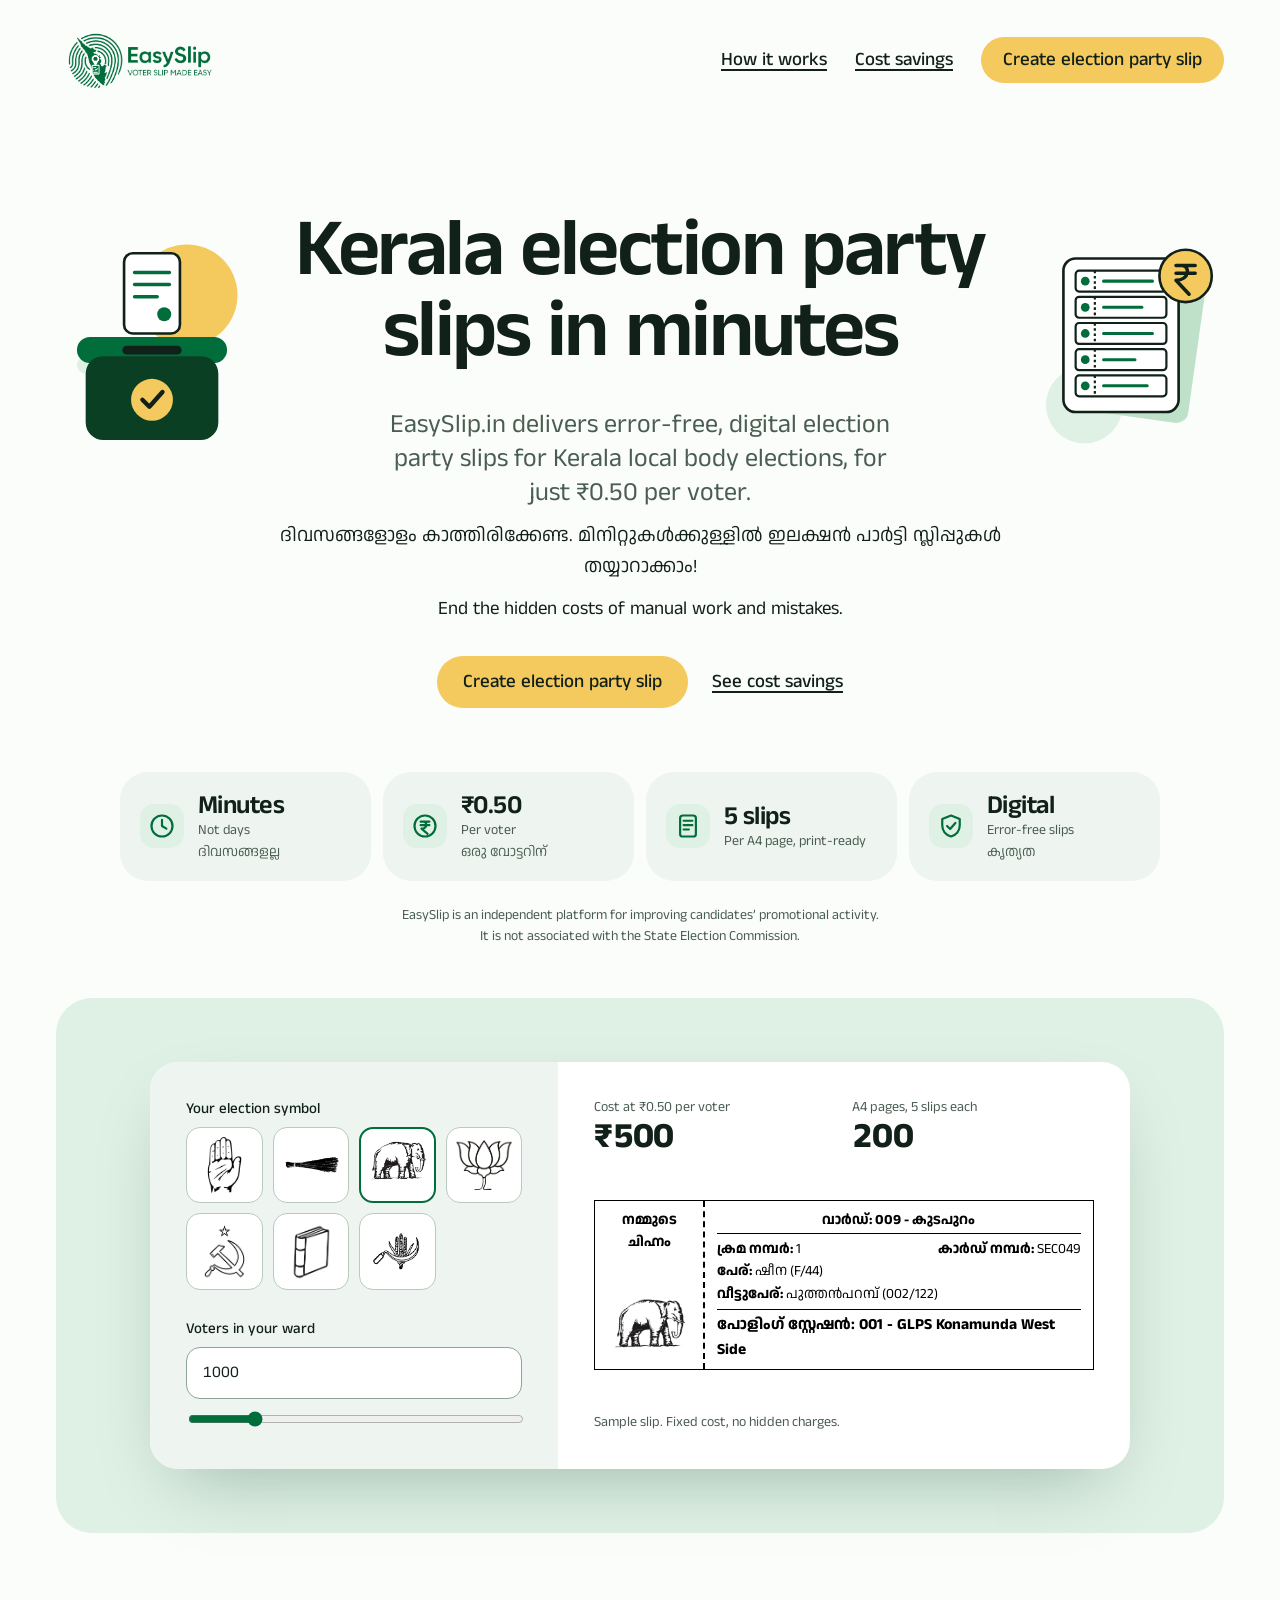
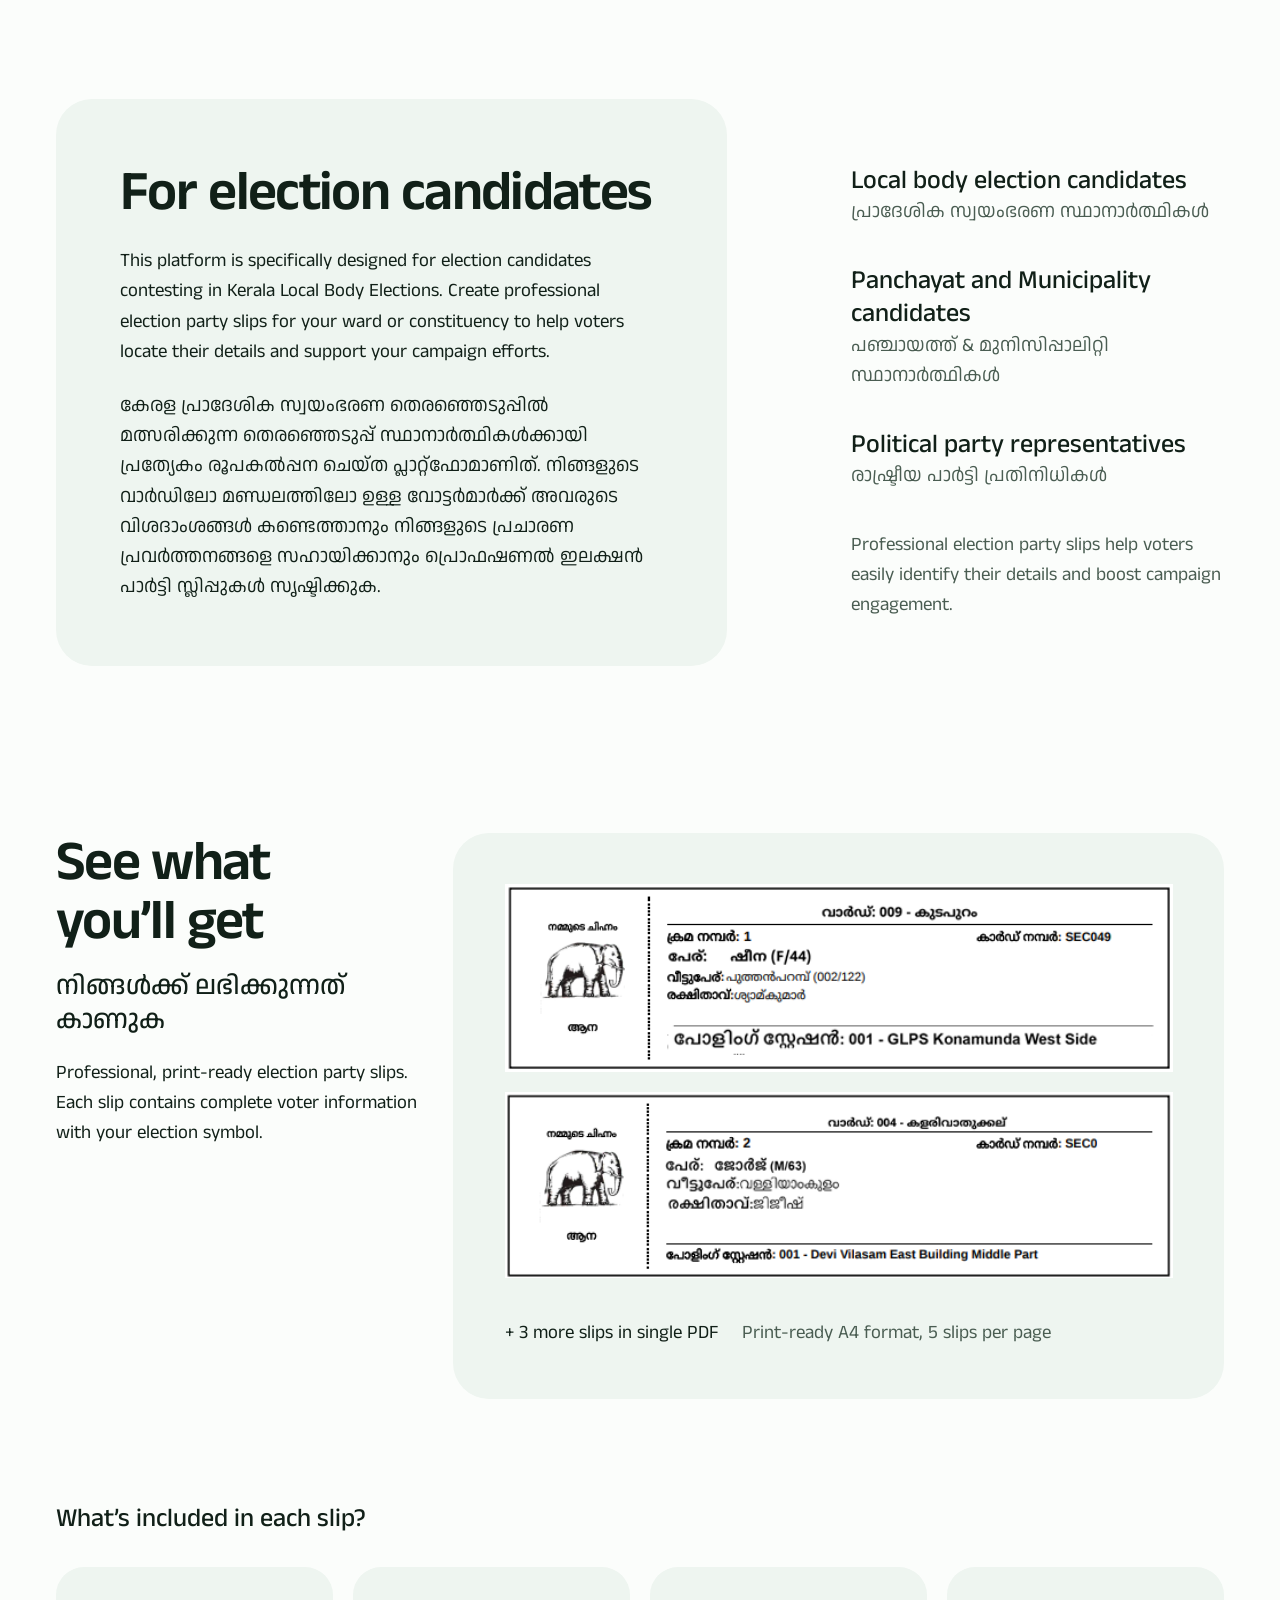
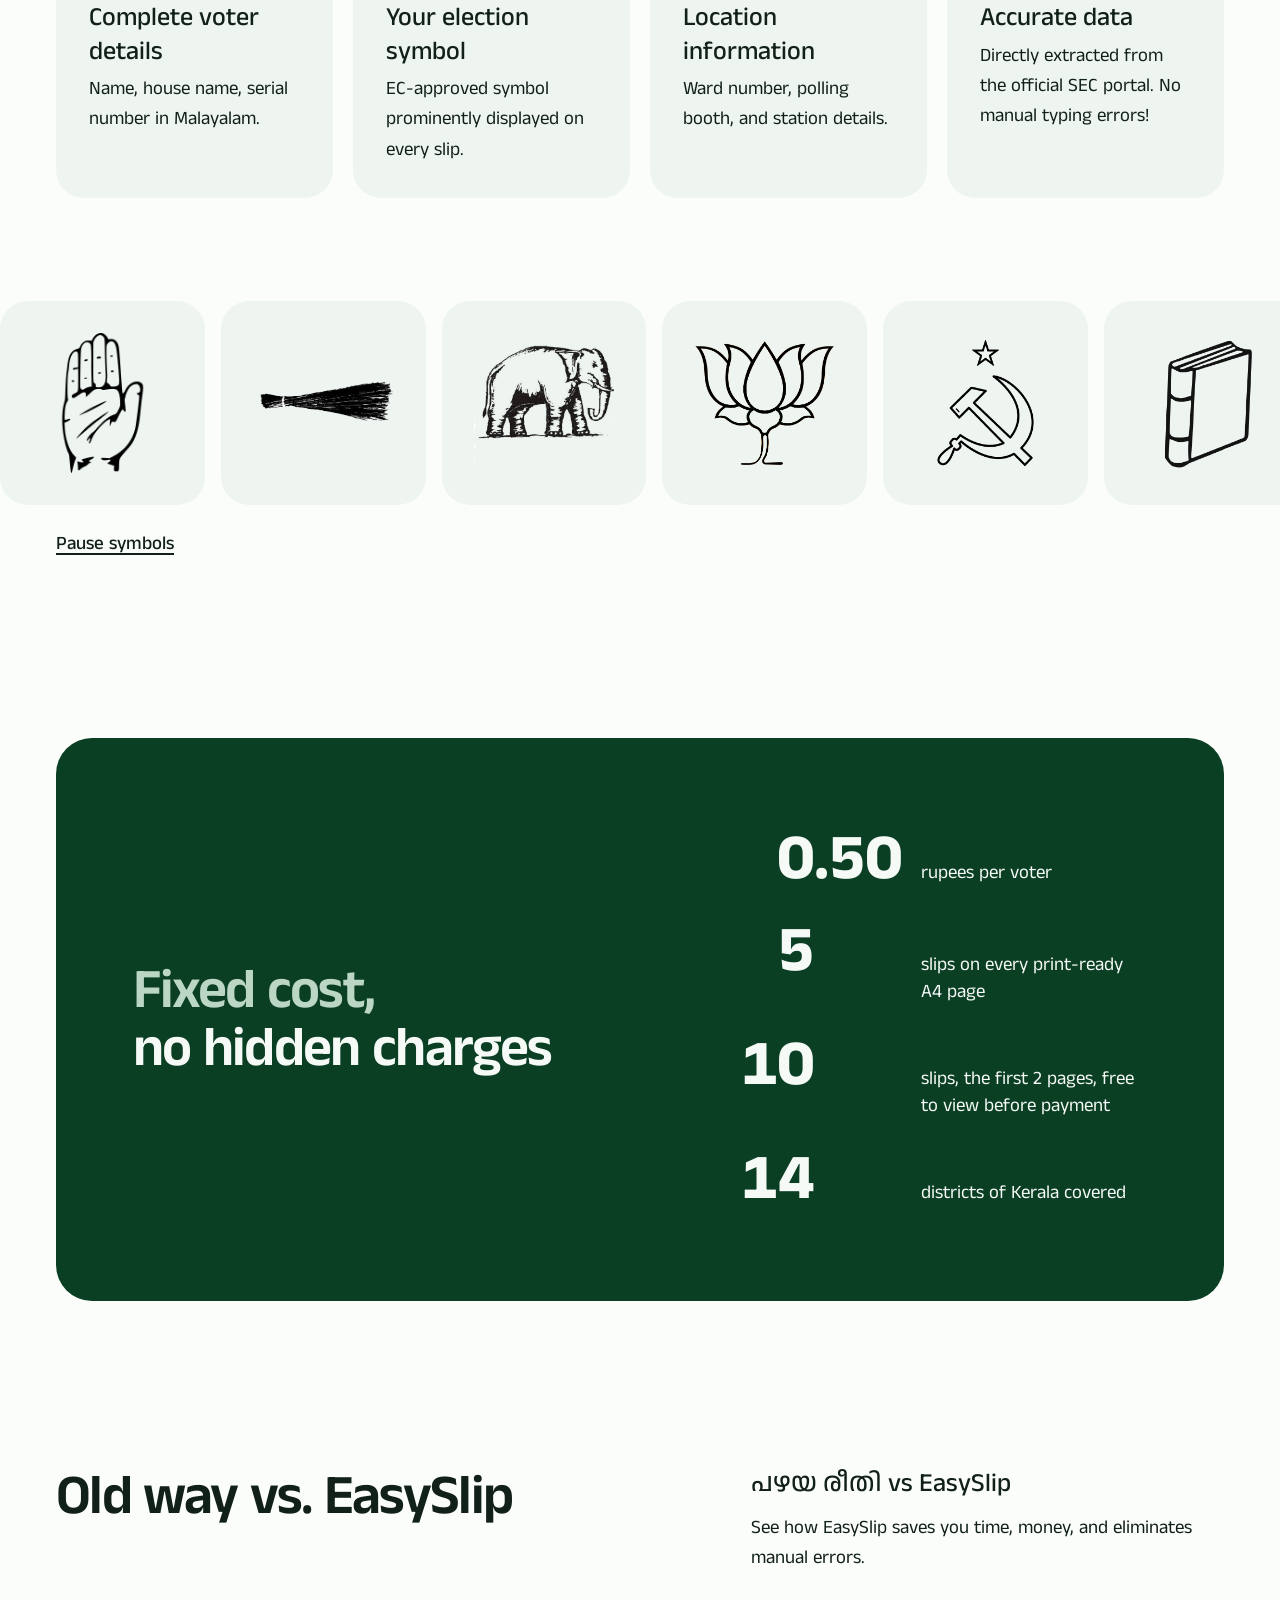
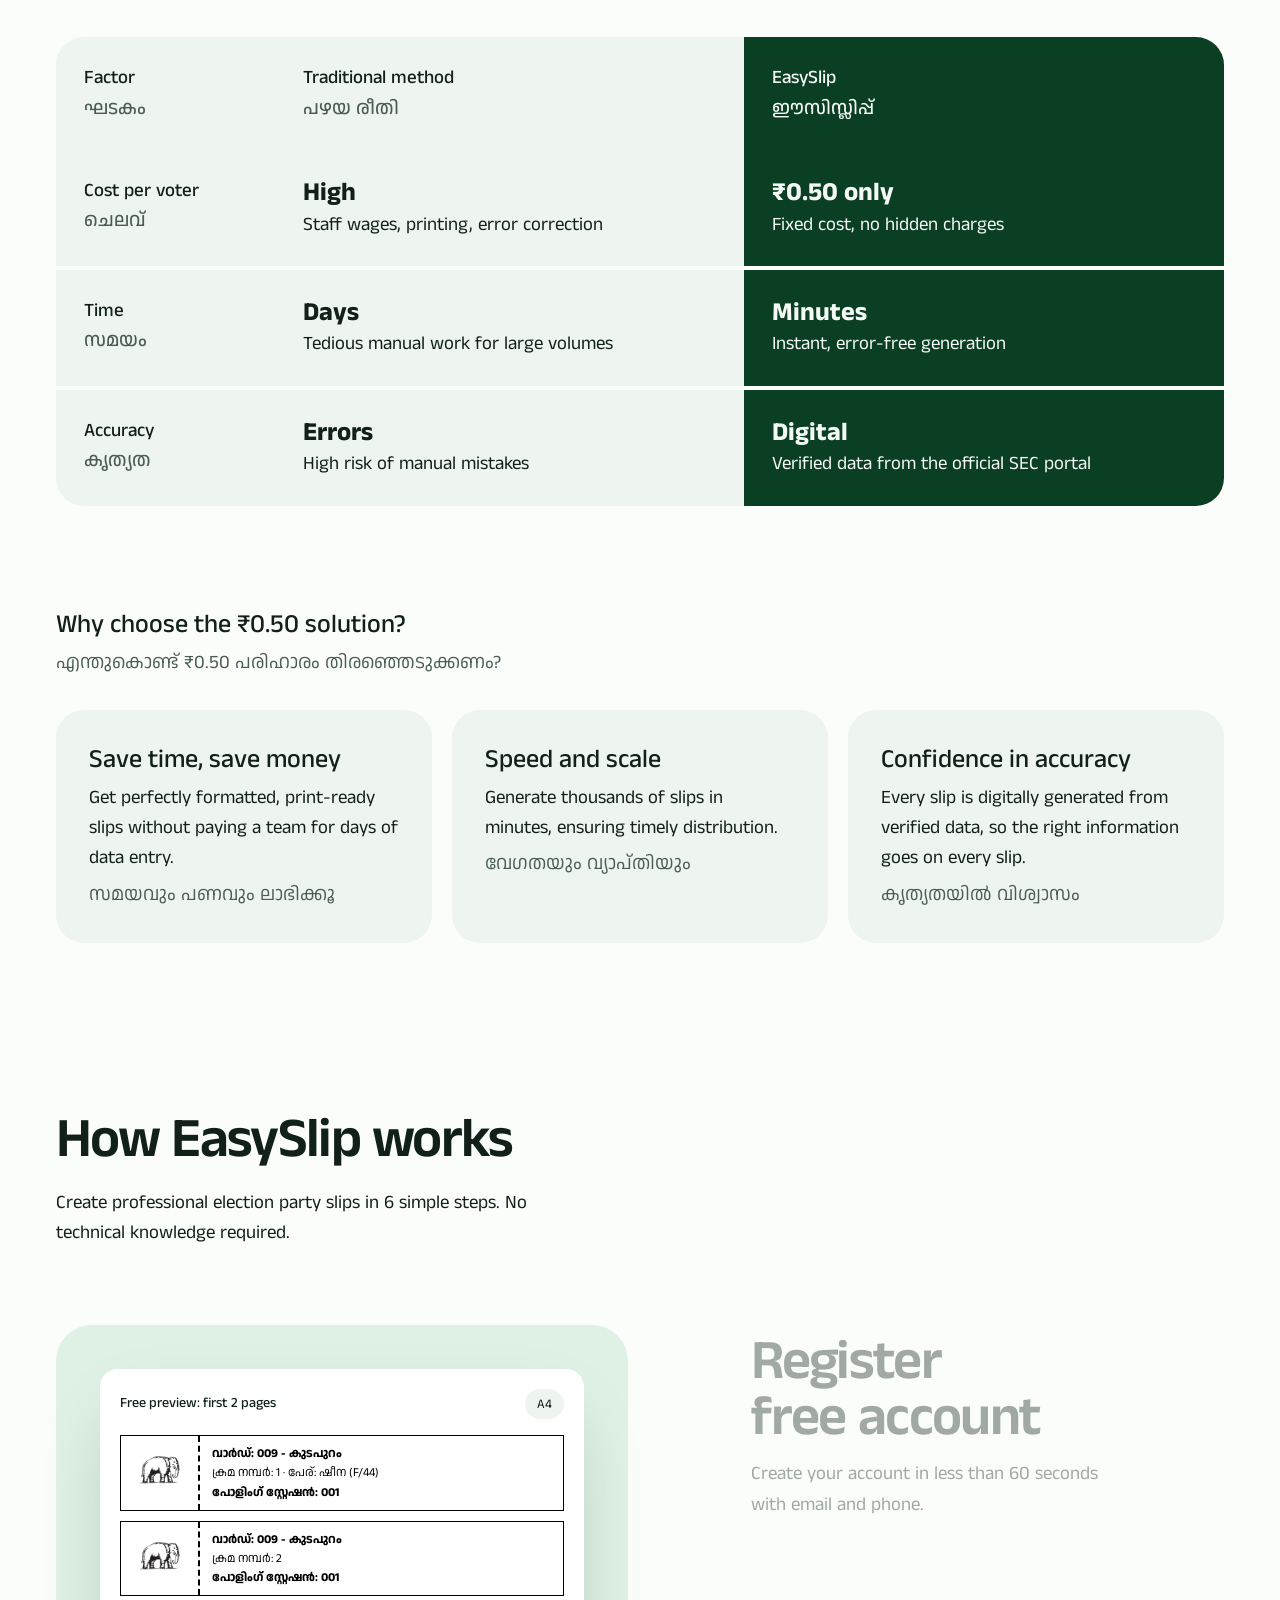
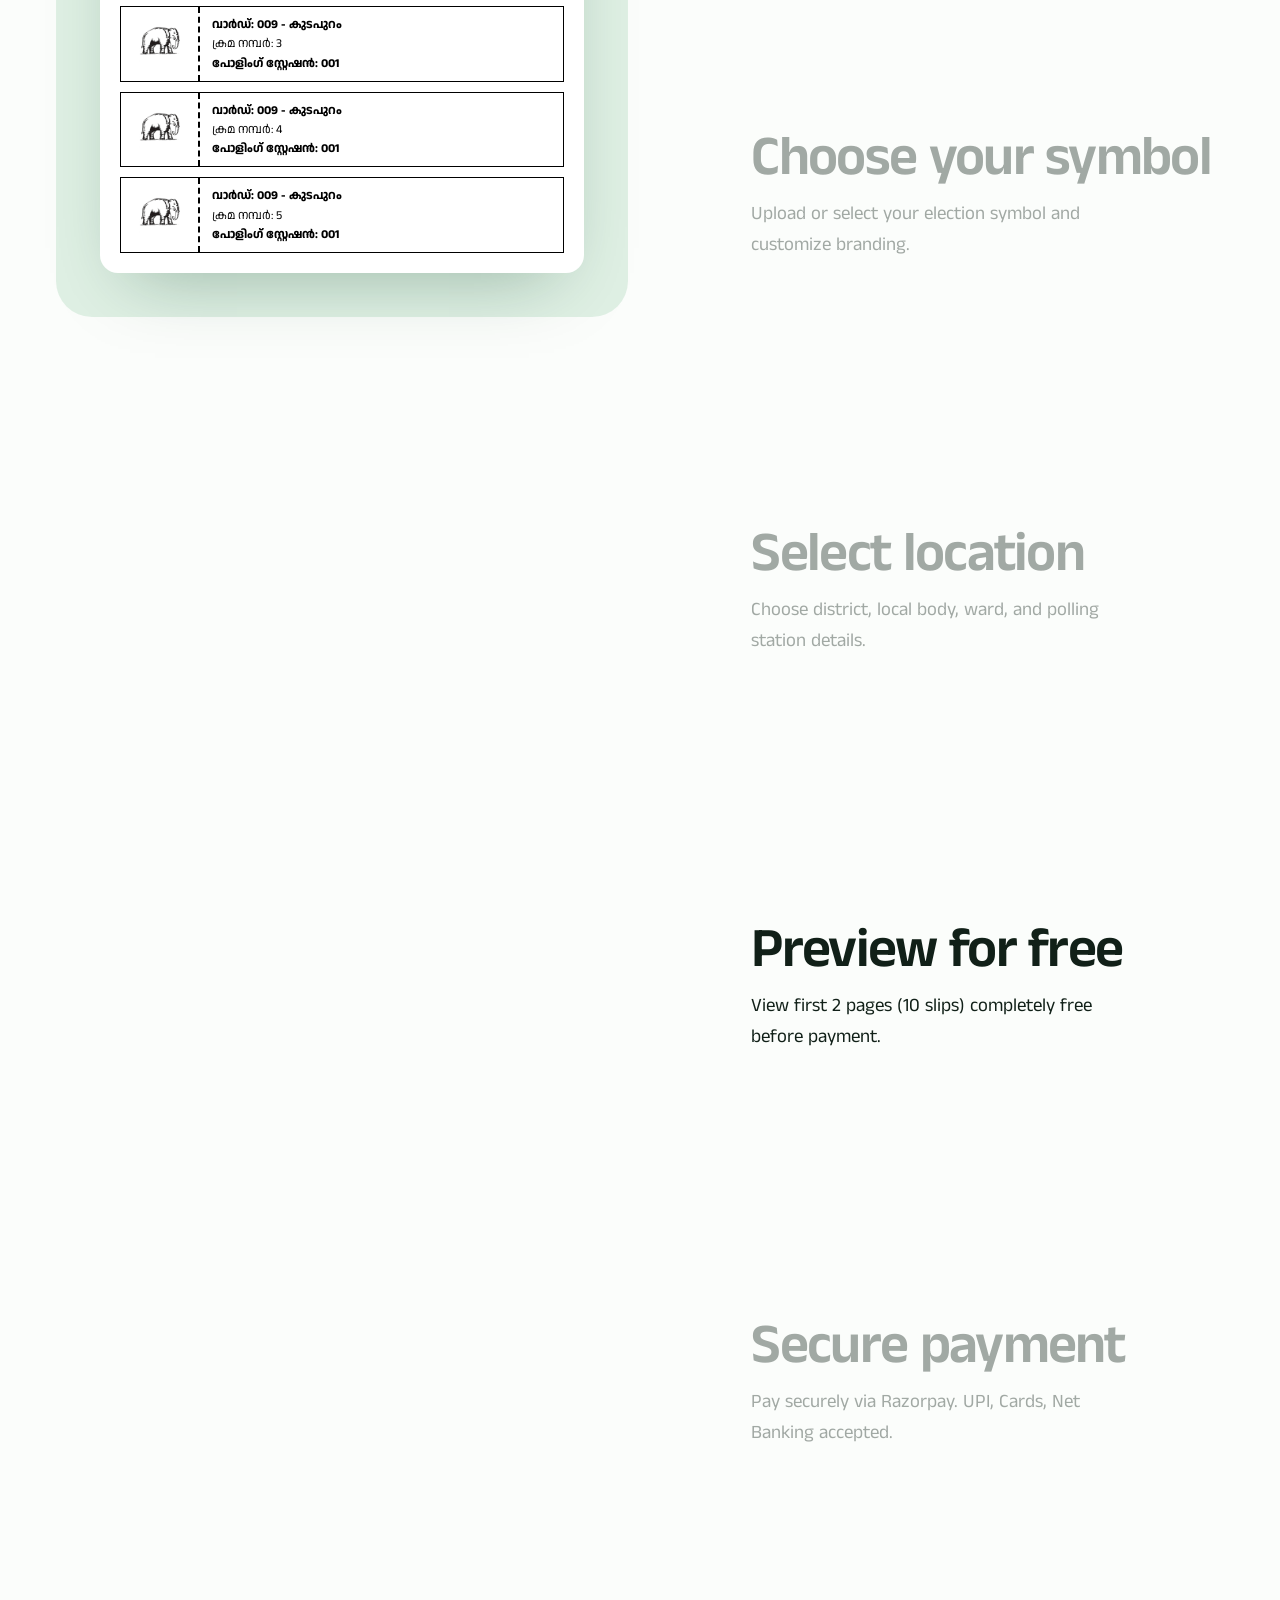
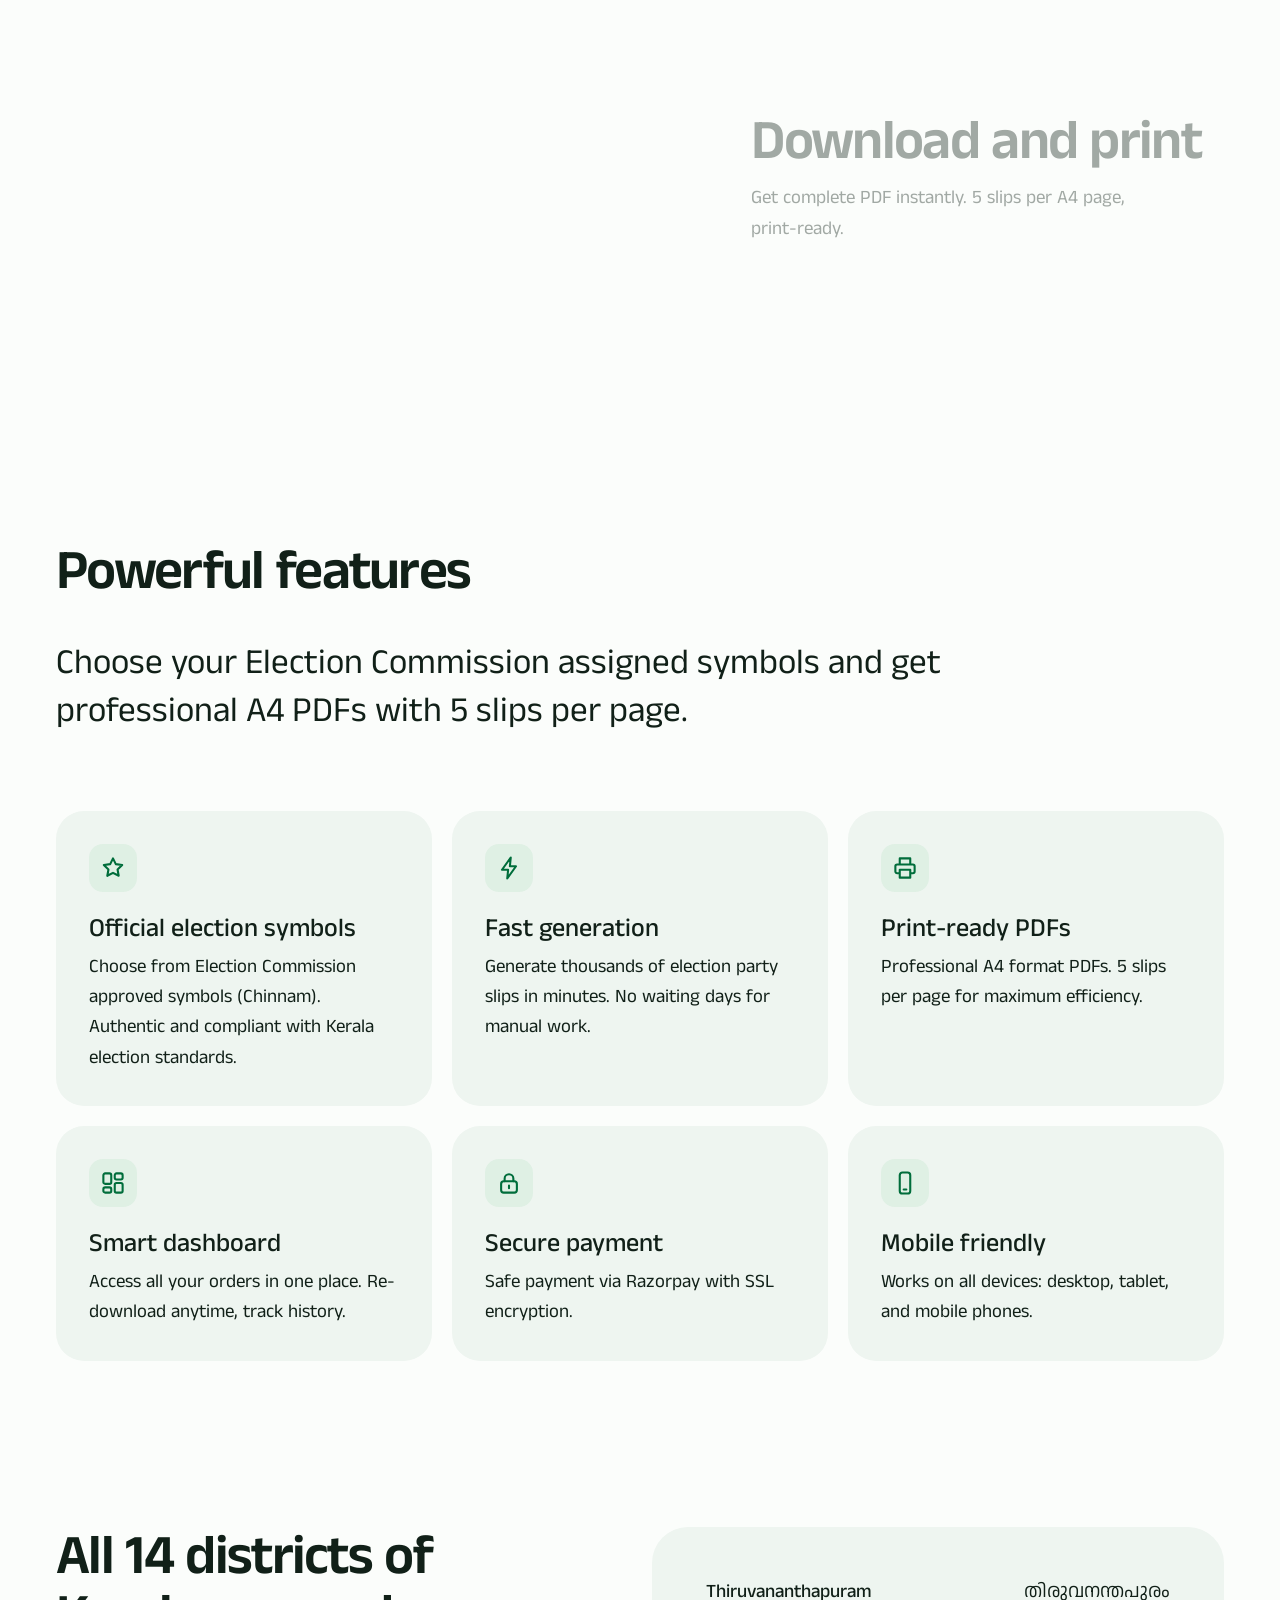
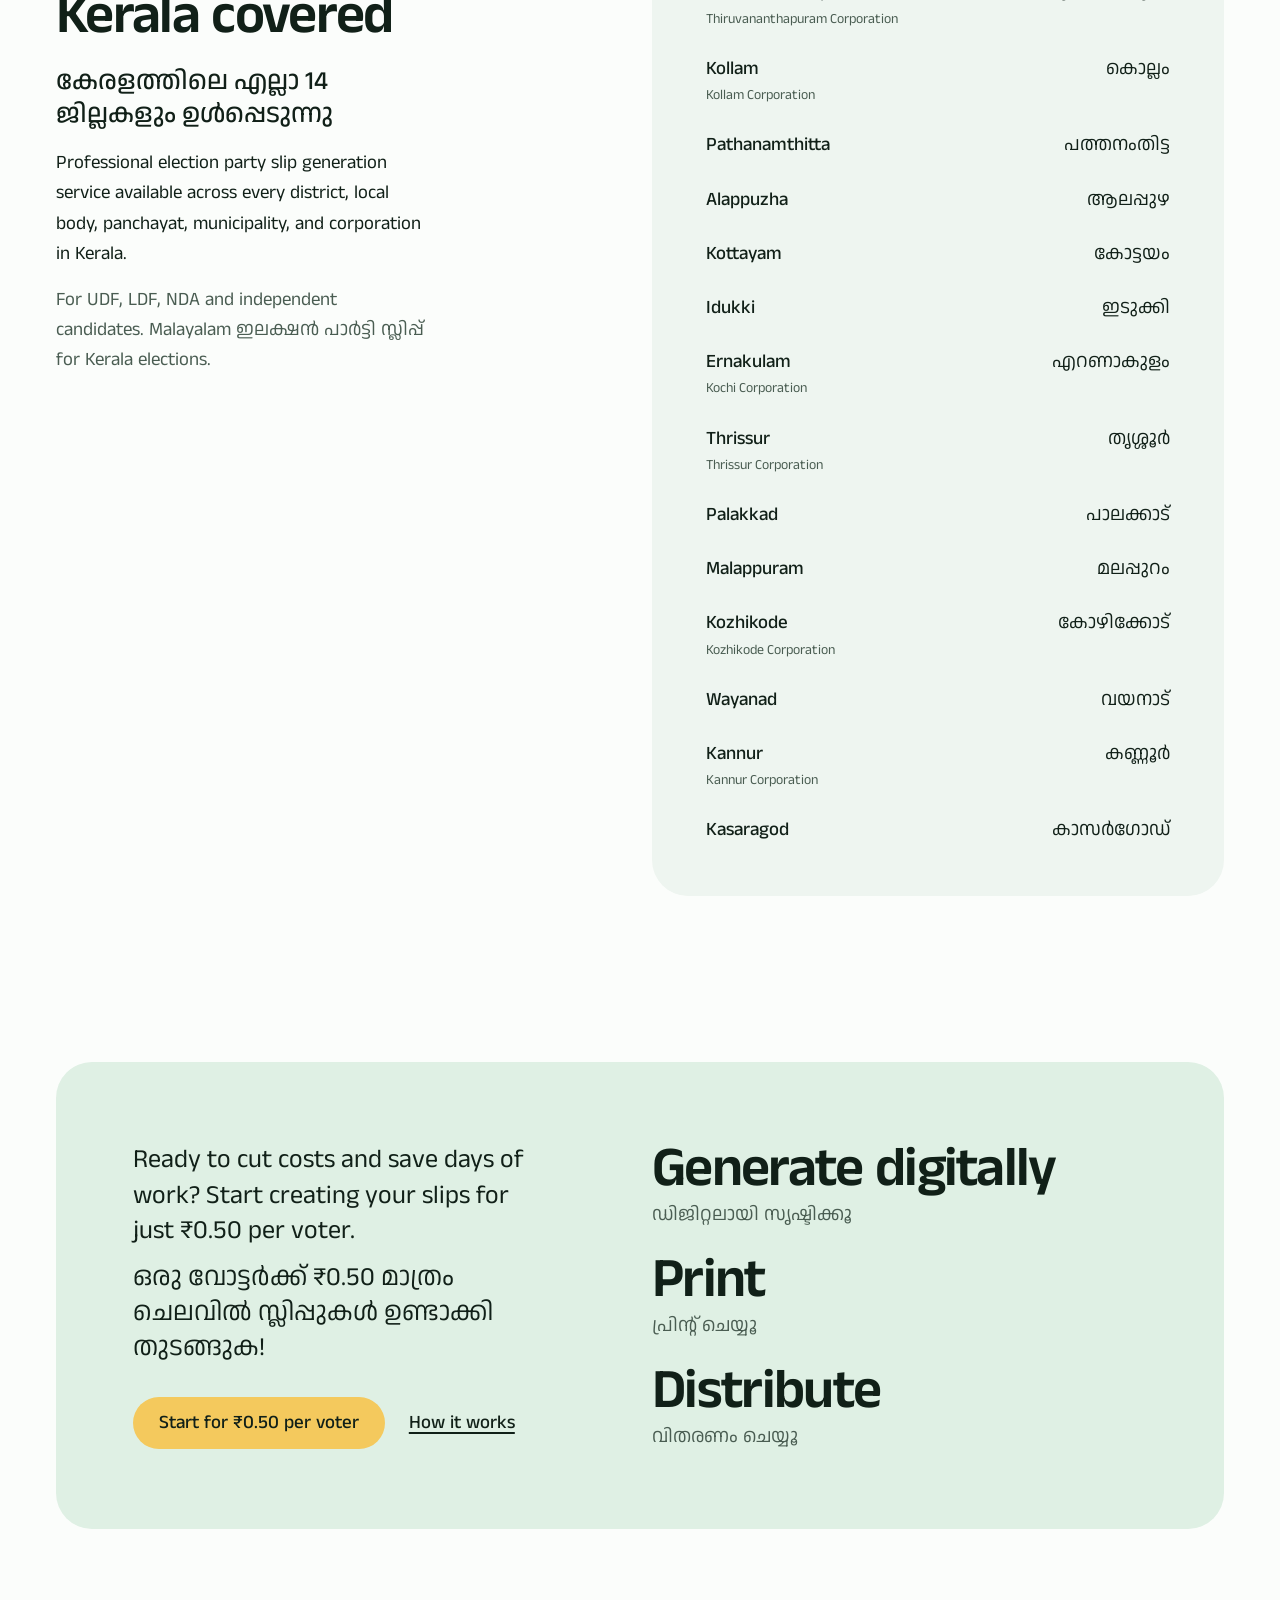
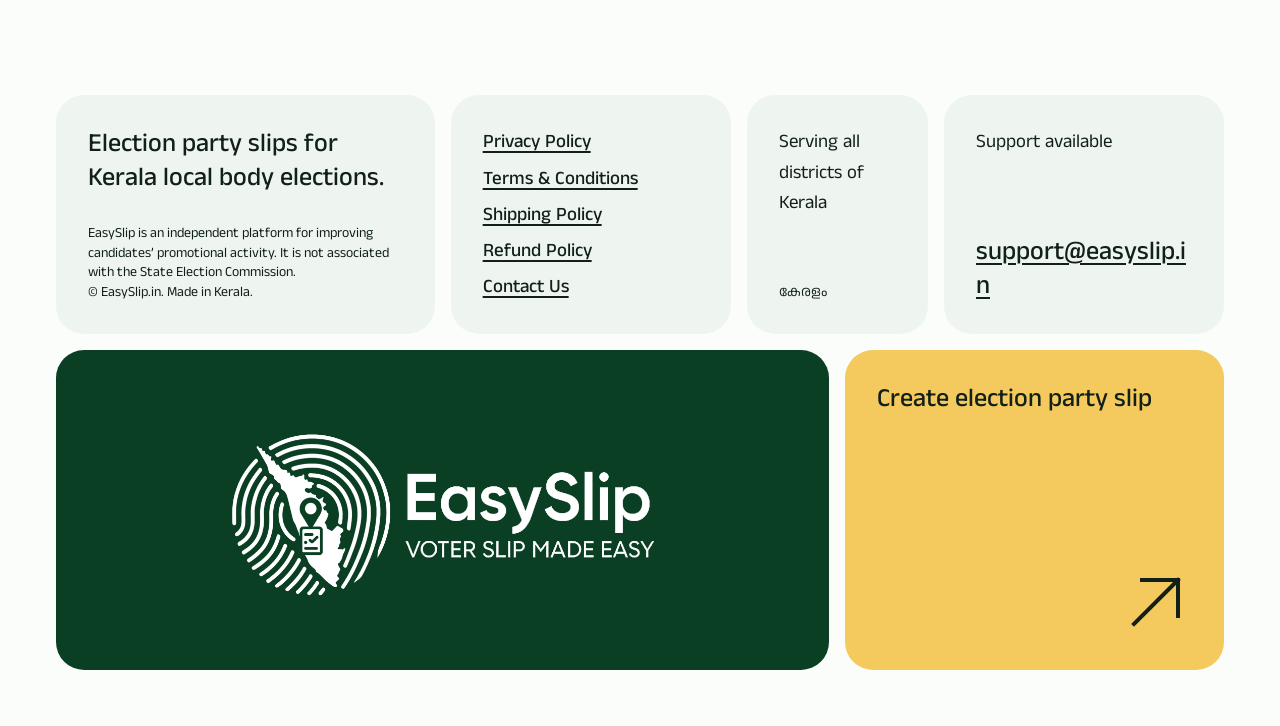
<file: index.html>
<!DOCTYPE html>
<html lang="en">
<head>
    <meta charset="UTF-8" />
    <meta name="viewport" content="width=device-width, initial-scale=1.0" />
    <meta name="theme-color" content="#f6faf7" />

    <!-- Primary Meta Tags -->
    <title>Kerala Local Body Election Party Slip Generator | EasySlip</title>
    <meta name="title" content="Kerala Local Body Election Party Slip Generator | EasySlip" />
    <meta name="description" content="Generate election party slips for Kerala local body elections: Panchayat, Municipality and Corporation, in all 14 districts. Malayalam design, ₹0.50 per voter, instant PDF download." />
    <meta name="keywords" content="Kerala election party slip, Kerala local body election, LSG election Kerala, panchayat election party slip, municipality election party slip, corporation election party slip, ward slip, booth slip, polling station slip, ward wise voter list, Kerala SEC, State Election Commission Kerala, Malayalam election party slip, election party slip PDF, കേരള ഇലക്ഷൻ പാർട്ടി സ്ലിപ്പ്, തെരഞ്ഞെടുപ്പ് സ്ലിപ്പ്, ബൂത്ത് സ്ലിപ്പ്, വാർഡ് സ്ലിപ്പ്, പഞ്ചായത്ത് തെരഞ്ഞെടുപ്പ്, മുനിസിപ്പൽ തെരഞ്ഞെടുപ്പ്, കോർപ്പറേഷൻ തെരഞ്ഞെടുപ്പ്" />
    <meta name="author" content="EasySlip" />
    <meta name="robots" content="index, follow, max-image-preview:large, max-snippet:-1, max-video-preview:-1" />
    <link rel="canonical" href="https://www.easyslip.in/" />

    <!-- Favicon -->
    <link rel="apple-touch-icon" sizes="180x180" href="/favicon/apple-touch-icon.png" />
    <link rel="icon" type="image/png" sizes="32x32" href="/favicon/favicon-32x32.png" />
    <link rel="icon" type="image/png" sizes="16x16" href="/favicon/favicon-16x16.png" />
    <link rel="manifest" href="/favicon/site.webmanifest" />

    <!-- Open Graph / Facebook -->
    <meta property="og:type" content="website" />
    <meta property="og:url" content="https://www.easyslip.in/" />
    <meta property="og:title" content="Kerala Local Body Election Party Slip Generator | EasySlip" />
    <meta property="og:description" content="Election party slips for Kerala local body elections: Panchayat, Municipality and Corporation, in all 14 districts. Malayalam design. ₹0.50 per voter. Instant PDF download." />
    <meta property="og:image" content="https://www.easyslip.in/favicon/og.jpeg" />
    <meta property="og:site_name" content="EasySlip" />
    <meta property="og:locale" content="en_IN" />
    <meta property="og:locale:alternate" content="ml_IN" />

    <!-- Twitter -->
    <meta name="twitter:card" content="summary_large_image" />
    <meta name="twitter:url" content="https://www.easyslip.in/" />
    <meta name="twitter:title" content="Kerala Local Body Election Party Slip Generator | EasySlip" />
    <meta name="twitter:description" content="Election party slips for Kerala local body elections. Panchayat, Municipality and Corporation, all 14 districts. ₹0.50 per voter." />
    <meta name="twitter:image" content="https://www.easyslip.in/favicon/og.jpeg" />

    <!-- Schema.org markup for Google -->
    <script type="application/ld+json">
    {
        "@context": "https://schema.org",
        "@type": "WebApplication",
        "name": "EasySlip - Kerala Local Body Election Party Slip Generator",
        "url": "https://www.easyslip.in/",
        "image": "https://www.easyslip.in/logo.png",
        "description": "Election party slip generator for Kerala local body elections covering all 14 districts. Instant PDF generation for Panchayat, Municipality and Corporation elections.",
        "applicationCategory": "BusinessApplication",
        "operatingSystem": "Web",
        "inLanguage": ["en-IN", "ml-IN"],
        "offers": {
            "@type": "Offer",
            "price": "0.50",
            "priceCurrency": "INR",
            "description": "Per election party slip generation"
        },
        "areaServed": {
            "@type": "State",
            "name": "Kerala"
        }
    }
    </script>

    <!-- Geo Tags -->
    <meta name="geo.region" content="IN-KL" />
    <meta name="geo.placename" content="Kerala" />
    <meta name="geo.position" content="10.8505;76.2711" />
    <meta name="ICBM" content="10.8505, 76.2711" />


    <!-- Google tag (gtag.js) -->
    <script async src="https://www.googletagmanager.com/gtag/js?id=G-G0M40G1DK1"></script>
    <script>
        window.dataLayer = window.dataLayer || [];
        function gtag(){dataLayer.push(arguments);}
        gtag('js', new Date());
        gtag('config', 'G-G0M40G1DK1');
    </script>

    <script>document.documentElement.classList.add('js');</script>
    <link rel="preconnect" href="https://api.fontshare.com" />
    <link rel="preconnect" href="https://cdn.fontshare.com" crossorigin />
    <link rel="preconnect" href="https://fonts.googleapis.com" />
    <link rel="preconnect" href="https://fonts.gstatic.com" crossorigin />
    <link href="https://api.fontshare.com/v2/css?f[]=general-sans@400,500,600,700&display=swap" rel="stylesheet" />
    <link href="https://fonts.googleapis.com/css2?family=Anek+Malayalam:wght@400;500;700&display=swap" rel="stylesheet" />

    <style>
        :root {
            --bg: #f6faf7;
            --surface: #e6f0e9;
            --surface-2: #d5e6da;
            --ink: #112018;
            --muted: #44574c;
            --field: #0b3f24;
            --field-2: #006d3b;
            --on-field: #f6faf7;
            --on-field-muted: #bcd6c5;
            --accent: #f4c95d;
            --on-accent: #112018;
            --paper: #ffffff;

            --font: "General Sans", "Anek Malayalam", system-ui, -apple-system, "Segoe UI", sans-serif;
            --font-ml: "Anek Malayalam", "Noto Sans Malayalam", "Nirmala UI", sans-serif;

            --step-small: clamp(0.8125rem, 0.79rem + 0.1vw, 0.875rem);
            --step-body: clamp(1.0625rem, 1rem + 0.25vw, 1.1875rem);
            --step-lead: clamp(1.25rem, 1.1rem + 0.7vw, 1.625rem);
            --step-head: clamp(2rem, 1.3rem + 3.2vw, 4rem);
            --step-display: clamp(2.125rem, 1rem + 5.2vw, 5.5rem);

            --margin: clamp(16px, 2.2vw, 32px);
            --gap: 24px;
            --section: clamp(96px, 12vw, 200px);
            --ease: cubic-bezier(.2, .7, .2, 1);
        }

        *, *::before, *::after { box-sizing: border-box; }
        html { -webkit-text-size-adjust: 100%; scroll-behavior: smooth; -webkit-tap-highlight-color: rgba(0, 109, 59, 0.15); }
        body {
            margin: 0;
            background: var(--bg);
            color: var(--ink);
            font-family: var(--font);
            font-size: var(--step-body);
            line-height: 1.5;
            -webkit-font-smoothing: antialiased;
            overflow-x: hidden;
        }
        img { max-width: 100%; height: auto; display: block; }
        h1, h2, h3, p, ul, ol, dl, dd, figure, fieldset, table { margin: 0; padding: 0; }
        ul, ol { list-style: none; }
        fieldset { border: 0; min-width: 0; }
        a { color: inherit; text-underline-offset: 4px; text-decoration-thickness: 2px; }
        [lang="ml"] { font-family: var(--font-ml); line-height: 1.6; }
        ::selection { background: var(--accent); color: var(--on-accent); }
        :focus-visible { outline: 3px solid var(--field-2); outline-offset: 3px; }
        .on-field :focus-visible, .stage :focus-visible { outline-color: var(--accent); }

        .skip {
            position: absolute; left: var(--margin); top: -80px; z-index: 10;
            background: var(--ink); color: var(--bg); padding: 12px 16px;
        }
        .skip:focus { top: 12px; }
        .vh { position: absolute; width: 1px; height: 1px; overflow: hidden; clip-path: inset(50%); white-space: nowrap; }

        .wrap { padding-inline: max(var(--margin), env(safe-area-inset-left)) max(var(--margin), env(safe-area-inset-right)); }
        .grid { display: grid; grid-template-columns: repeat(12, minmax(0, 1fr)); column-gap: var(--gap); }
        section { margin-top: var(--section); scroll-margin-top: 24px; }

        h1, h2 { font-weight: 700; letter-spacing: -0.02em; text-wrap: balance; }
        h1 { font-size: var(--step-display); line-height: 0.95; }
        h2 { font-size: var(--step-head); line-height: 1; }
        h3 { font-size: var(--step-lead); line-height: 1.3; font-weight: 500; }
        .lead { font-size: var(--step-lead); line-height: 1.3; font-weight: 500; }
        .small { font-size: var(--step-small); line-height: 1.4; }
        .muted { color: var(--muted); }
        .sub { margin-top: 12px; }

        /* Buttons and links */
        .btn {
            display: inline-flex; align-items: center; justify-content: center;
            min-height: 48px; padding: 0 20px;
            background: var(--accent); color: var(--on-accent);
            font: inherit; font-weight: 500; text-decoration: none; border: 0; border-radius: 0; cursor: pointer;
            transition: transform 180ms var(--ease), background-color 180ms var(--ease);
            touch-action: manipulation;
        }
        .btn:hover { transform: translateY(-2px); background: #f7d57c; }
        .btn:active { transform: scale(0.98); }
        .link { font-weight: 500; transition: color 180ms var(--ease); }
        .link:hover { color: var(--field-2); }
        .on-field .link:hover { color: var(--accent); }

        /* Navigation */
        .nav { display: flex; align-items: center; justify-content: space-between; padding-block: 16px; }
        .nav img { width: 150px; }
        .nav ul { display: flex; align-items: center; gap: 24px; }
        .nav .btn { min-height: 44px; }

        /* Hero */
        .hero { margin-top: clamp(24px, 4vw, 56px); }
        .hero-body { margin-top: clamp(28px, 4vw, 56px); align-items: start; row-gap: 32px; }
        .hero-text { grid-column: 1 / span 4; }
        .hero-text .lead { max-width: 24ch; }
        .hero-text p + p { margin-top: 16px; }
        .actions { display: flex; flex-wrap: wrap; align-items: center; gap: 12px 24px; margin-top: 28px; }
        .stage { grid-column: 5 / -1; background: var(--field); padding: clamp(16px, 2.6vw, 40px); }

        /* Interface fragments */
        [data-ui] {
            background: var(--paper); color: var(--ink); border-radius: 4px;
            font-size: 0.9375rem; line-height: 1.4;
        }
        .est { display: grid; grid-template-columns: minmax(0, 5fr) minmax(0, 7fr); gap: 0; }
        .est-controls { padding: 20px; background: var(--surface); border-radius: 4px 0 0 4px; }
        .est-out { padding: 20px; display: flex; flex-direction: column; gap: 20px; justify-content: space-between; }
        .est legend, .est label.lab { font-weight: 500; display: block; margin-bottom: 8px; padding: 0; }
        .syms { display: grid; grid-template-columns: repeat(4, 1fr); gap: 6px; }
        .syms label { position: relative; display: block; cursor: pointer; }
        .syms input { position: absolute; inset: 0; opacity: 0; width: 100%; height: 100%; margin: 0; cursor: pointer; }
        .syms span {
            display: grid; place-items: center; aspect-ratio: 1; padding: 6px;
            background: var(--paper); border: 1px solid #b9c9be; border-radius: 4px;
            transition: border-color 150ms var(--ease), transform 150ms var(--ease);
        }
        .syms img { width: 100%; height: 100%; object-fit: contain; min-height: 0; }
        .syms label:hover span { border-color: var(--field-2); transform: translateY(-1px); }
        .syms input:checked + span { border: 2px solid var(--field-2); padding: 5px; }
        .syms input:focus-visible + span { outline: 3px solid var(--field-2); outline-offset: 2px; }
        .voters { margin-top: 20px; }
        .voters input[type="number"] {
            width: 100%; min-height: 44px; padding: 8px 12px; font: inherit; font-size: 1rem;
            font-variant-numeric: tabular-nums; color: var(--ink);
            background: var(--paper); border: 1px solid #8fa397; border-radius: 4px;
        }
        .voters input[type="range"] { width: 100%; margin-top: 12px; accent-color: var(--field-2); }
        .totals { display: grid; grid-template-columns: 1fr 1fr; gap: 16px; }
        .totals dt { color: var(--muted); font-size: 0.875rem; }
        .totals dd { font-size: clamp(1.5rem, 1.1rem + 1.4vw, 2.25rem); font-weight: 700; letter-spacing: -0.02em; line-height: 1.1; font-variant-numeric: tabular-nums; }
        .est-note { color: var(--muted); font-size: 0.875rem; }

        /* The slip, drawn as the printed slip is */
        .slip {
            display: grid; grid-template-columns: 22% 1fr; background: var(--paper); color: #000;
            border: 1px solid #000; font-family: var(--font-ml); font-size: clamp(0.6875rem, 0.55rem + 0.5vw, 0.875rem); line-height: 1.45;
        }
        .slip-sym { border-right: 2px dashed #000; padding: 8px; display: flex; flex-direction: column; align-items: center; justify-content: space-between; gap: 4px; text-align: center; font-weight: 700; }
        .slip-sym img { max-height: 64px; width: auto; max-width: 100%; object-fit: contain; }
        .slip-body { padding: 8px 12px; min-width: 0; }
        .slip-ward { text-align: center; font-weight: 700; /* taste-skill-ignore: printed slip */ border-bottom: 1px solid #000; padding-bottom: 2px; margin-bottom: 4px; }
        .slip-row { display: flex; justify-content: space-between; gap: 8px; flex-wrap: wrap; }
        .slip b { font-weight: 700; }
        .slip-ps { /* taste-skill-ignore: printed slip */ border-top: 1px solid #000; margin-top: 4px; padding-top: 2px; font-weight: 700; font-size: 1.1em; }

        /* Who it is for */
        .purpose .sheet { grid-column: 1 / span 7; background: var(--surface); padding: clamp(24px, 4vw, 60px); }
        .purpose .sheet p { margin-top: 20px; max-width: 58ch; }
        .purpose aside { grid-column: 9 / -1; align-self: end; }
        .purpose aside li { padding-block: 14px; }
        .purpose aside li b { display: block; font-size: var(--step-lead); font-weight: 500; line-height: 1.3; }
        .purpose aside li span { display: block; color: var(--muted); }
        .purpose aside p { margin-top: 20px; }

        /* What you get */
        .get-head { grid-column: 1 / span 4; }
        .get-head p { margin-top: 20px; }
        .get-shots { grid-column: 5 / -1; display: grid; gap: 12px; }
        .get-shots img { width: 100%; background: var(--paper); }
        .get-shots figcaption { margin-top: 12px; display: flex; gap: 4px 24px; flex-wrap: wrap; }
        .included { margin-top: clamp(48px, 6vw, 96px); row-gap: 32px; }
        .included h3 { grid-column: 1 / span 4; }
        .included dl { grid-column: 5 / -1; display: grid; grid-template-columns: repeat(2, minmax(0, 1fr)); gap: 32px var(--gap); }
        .included dt { font-weight: 500; font-size: var(--step-lead); line-height: 1.3; }
        .included dd { margin-top: 6px; }
        .run { margin-top: clamp(48px, 6vw, 96px); overflow: hidden; }
        .run-track { display: flex; gap: 6px; width: max-content; }
        .js .run-track { animation: drift 48s linear infinite; }
        .run:hover .run-track, .run:focus-within .run-track, .run.paused .run-track { animation-play-state: paused; }
        .run-ctl { display: none; margin: 12px var(--margin) 0; background: none; border: 0; padding: 12px 0; font: inherit; font-weight: 500; color: var(--ink); text-decoration: underline; text-underline-offset: 4px; text-decoration-thickness: 2px; cursor: pointer; touch-action: manipulation; }
        .js .run-ctl { display: inline-block; }
        .run-track li { --s: clamp(120px, 16vw, 220px); width: var(--s); height: var(--s); flex: none; background: var(--paper); padding: calc(var(--s) * 0.16); }
        .run-track img { width: 100%; height: 100%; object-fit: contain; }
        @keyframes drift { to { transform: translateX(-50%); } }

        /* Numbers */
        .numbers { background: var(--field); color: var(--on-field); padding-block: clamp(72px, 9vw, 140px); }
        .numbers .grid { align-items: center; row-gap: 40px; }
        .numbers h2 { grid-column: 1 / span 5; }
        .numbers h2 span { color: var(--on-field-muted); display: block; }
        .ledger { grid-column: 7 / -1; display: grid; row-gap: 20px; }
        .ledger > div { display: grid; grid-template-columns: 2.1ch 2.4ch minmax(0, 1fr); align-items: baseline; font-size: clamp(3.5rem, 6.4vw, 6.5rem); }
        .ledger .n { font-weight: 700; letter-spacing: -0.02em; line-height: 1; font-variant-numeric: tabular-nums lining-nums; }
        .ledger .whole { text-align: right; }
        .ledger dd { font-size: var(--step-body); line-height: 1.4; padding-left: 20px; }

        /* Comparison */
        .compare h2 { grid-column: 1 / span 6; }
        .compare .intro { grid-column: 8 / -1; align-self: end; }
        .compare .tablewrap { grid-column: 1 / -1; margin-top: clamp(32px, 4vw, 56px); overflow-x: auto; }
        table { width: 100%; border-collapse: collapse; text-align: left; }
        th, td { padding: 20px; vertical-align: top; }
        thead th { background: var(--surface); font-weight: 500; }
        thead th.us, tbody td.us { background: var(--field); color: var(--on-field); }
        tbody tr + tr th, tbody tr + tr td { border-top: 4px solid var(--bg); }
        tbody th { font-weight: 500; background: var(--surface); }
        tbody td { background: var(--surface); }
        td strong { display: block; font-size: var(--step-lead); line-height: 1.3; font-weight: 700; }
        th span, td span { display: block; }
        .why { margin-top: clamp(48px, 6vw, 96px); row-gap: 32px; }
        .why .why-h { grid-column: 1 / span 4; }
        .why .why-h p { margin-top: 6px; }
        .why ul { grid-column: 5 / -1; display: grid; grid-template-columns: repeat(3, minmax(0, 1fr)); gap: 32px var(--gap); }
        .why li strong { display: block; font-size: var(--step-lead); line-height: 1.3; font-weight: 500; }
        .why li p { margin-top: 6px; }

        /* How it works: pinned story */
        .how h2 { grid-column: 1 / -1; }
        .how .intro { grid-column: 1 / span 5; margin-top: 20px; }
        .how-body { margin-top: clamp(32px, 4vw, 56px); align-items: start; }
        .pin { grid-column: 1 / span 6; position: sticky; top: 24px; background: var(--field); padding: clamp(16px, 2.6vw, 40px); }
        .a4 { padding: 14px; display: grid; gap: 8px; }
        .a4-bar { display: flex; justify-content: space-between; gap: 12px; align-items: center; font-size: 0.875rem; padding-bottom: 6px; }
        .a4-bar strong { font-weight: 500; }
        .chip { background: var(--surface); padding: 6px 12px; border-radius: 4px; font-size: 0.8125rem; }
        .mini { display: grid; grid-template-columns: 18% 1fr; border: 1px solid #000; min-height: 54px; font-family: var(--font-ml); font-size: 0.75rem; line-height: 1.35; color: #000; }
        .mini .ms { border-right: 2px dashed #000; display: grid; place-items: center; padding: 8px; }
        .mini .ms img { max-height: 36px; width: auto; }
        .mini .mb { padding: 8px 12px; display: grid; align-content: center; }
        .mini b { font-weight: 700; }
        .a4 [data-from] { transition: opacity 320ms var(--ease), transform 320ms var(--ease); }
        .a4[data-step="1"] [data-from="2"], .a4[data-step="1"] [data-from="3"], .a4[data-step="1"] [data-from="4"], .a4[data-step="1"] [data-from="5"], .a4[data-step="1"] [data-from="6"],
        .a4[data-step="2"] [data-from="3"], .a4[data-step="2"] [data-from="4"], .a4[data-step="2"] [data-from="5"], .a4[data-step="2"] [data-from="6"],
        .a4[data-step="3"] [data-from="4"], .a4[data-step="3"] [data-from="5"], .a4[data-step="3"] [data-from="6"],
        .a4[data-step="4"] [data-from="5"], .a4[data-step="4"] [data-from="6"],
        .a4[data-step="5"] [data-from="6"] { opacity: 0; transform: translateY(6px); }
        .a4 [data-only] { display: none; }
        .a4[data-step="1"] [data-only="1"], .a4[data-step="2"] [data-only="2"], .a4[data-step="3"] [data-only="3"],
        .a4[data-step="4"] [data-only="4"], .a4[data-step="5"] [data-only="5"], .a4[data-step="6"] [data-only="6"] { display: inline; }
        .steps { grid-column: 8 / -1; counter-reset: s; }
        .steps li { min-height: 44vh; padding-top: 8px; transition: opacity 320ms var(--ease); }
        .js .steps li { opacity: 0.38; }
        .js .steps li.on { opacity: 1; }
        .steps li:last-child { min-height: 30vh; }
        .steps h3 { font-size: var(--step-head); font-weight: 700; letter-spacing: -0.02em; line-height: 1; text-wrap: balance; }
        .steps p { margin-top: 14px; max-width: 34ch; }

        /* Features */
        .features h2 { grid-column: 1 / span 8; }
        .features .statement { grid-column: 1 / span 10; margin-top: clamp(28px, 3vw, 48px); font-size: clamp(1.375rem, 1rem + 1.5vw, 2.25rem); line-height: 1.28; font-weight: 500; }
        .slot { display: inline-block; height: 1.5em; width: 1.9em; padding: 0.12em; vertical-align: -0.42em; background: var(--paper); margin-inline: 0.15em; overflow: hidden; }
        .slot img { width: 100%; height: 100%; object-fit: contain; }
        .slot.cover { width: 4.6em; padding: 0; }
        .slot.cover img { object-fit: cover; object-position: left center; }
        .features dl { grid-column: 1 / -1; margin-top: clamp(48px, 6vw, 96px); display: grid; grid-template-columns: repeat(3, minmax(0, 1fr)); gap: 40px var(--gap); }
        .features dt { font-weight: 500; font-size: var(--step-lead); line-height: 1.3; }
        .features dd { margin-top: 6px; max-width: 38ch; }

        /* Districts */
        .districts .grid { grid-template-rows: auto 1fr; align-items: start; }
        .districts h2 { grid-column: 1 / span 5; }
        .districts .intro { grid-column: 1 / span 4; margin-top: 20px; }
        .districts .intro p + p { margin-top: 16px; }
        .rows { grid-column: 7 / -1; grid-row: 1 / span 2; }
        .rows li { display: flex; justify-content: space-between; align-items: baseline; gap: 16px; padding: 9px 12px; margin-inline: -12px; transition: background-color 180ms var(--ease); }
        .rows li:hover { background: var(--surface); }
        .rows li span:first-child { font-weight: 500; }
        .rows li small { display: block; font-weight: 400; font-size: var(--step-small); color: var(--muted); }

        /* Closing */
        .closing { padding-block: 8svh 4svh; }
        .closing .grid { align-items: end; row-gap: 48px; }
        .closing .say { grid-column: 1 / span 5; }
        .process { grid-column: 7 / -1; }
        .process li { display: grid; gap: 2px; }
        .process li + li { margin-top: 20px; }
        .process li b { font-size: var(--step-head); font-weight: 700; letter-spacing: -0.02em; line-height: 1.05; }
        .process li span { color: var(--muted); }
        .closing p { max-width: 34ch; font-size: var(--step-lead); line-height: 1.35; }
        .closing p + p { margin-top: 12px; }

        /* Footer of tiles */
        footer { margin-top: var(--section); padding: 0 12px 12px; }
        .tiles { display: grid; grid-template-columns: repeat(12, minmax(0, 1fr)); gap: 8px; }
        .tile { background: var(--surface); padding: 24px; min-height: 220px; display: flex; flex-direction: column; justify-content: space-between; gap: 24px; }
        .t-say { grid-column: span 4; }
        .t-nav { grid-column: span 3; }
        .t-place { grid-column: span 2; }
        .t-talk { grid-column: span 3; }
        .t-nav li + li { margin-top: 6px; }
        .t-mark { grid-column: span 8; background: var(--field); min-height: 320px; align-items: center; justify-content: center; }
        .t-mark img { width: min(70%, 620px); }
        .t-go { grid-column: span 4; background: var(--accent); color: var(--on-accent); min-height: 320px; text-decoration: none; transition: background-color 180ms var(--ease); }
        .t-go:hover { background: #f7d57c; }
        .t-go svg { align-self: flex-end; width: 72px; height: 72px; transition: transform 240ms var(--ease); }
        .t-go:hover svg { transform: translate(6px, -6px); }
        .t-go:focus-visible { outline-color: var(--ink); outline-offset: -8px; }

        /* Entrances */
        .js .rv { opacity: 0; transform: translateY(24px); transition: opacity 600ms var(--ease), transform 600ms var(--ease); transition-delay: calc(var(--i, 0) * 80ms); }
        .js .rv.in { opacity: 1; transform: none; }


        /* ===== v2: roomier, rounder, softer (see DESIGN.md) ===== */
        :root {
            --bg: #fbfdfb;
            --surface: #eef5f0;
            --surface-2: #dff0e4;
            --muted: #4a5d52;
            --margin: clamp(20px, 5vw, 56px);
            --section: clamp(112px, 13vw, 208px);
            --r-xl: 36px; --r-lg: 28px; --r-md: 18px; --r-pill: 999px;
            --float: 0 30px 70px -30px rgba(11, 63, 36, 0.35);
            --step-body: clamp(1.0625rem, 1.02rem + 0.2vw, 1.1875rem);
            --step-head: clamp(2rem, 1.35rem + 2.9vw, 3.5rem);
            --step-display: clamp(2.25rem, 1.1rem + 5vw, 5.25rem);
        }
        body { line-height: 1.6; }
        .wrap { max-width: 1320px; margin-inline: auto; }
        h1, h2 { font-weight: 600; letter-spacing: -0.03em; }
        h1 { line-height: 1; }
        h2 { line-height: 1.05; }
        .steps h3, .process li b { font-weight: 600; letter-spacing: -0.03em; }
        .btn { border-radius: var(--r-pill); min-height: 52px; padding: 0 26px; }
        .nav { padding-block: 24px; }
        .nav img { width: 168px; }
        .nav .btn { min-height: 46px; padding: 0 22px; }

        .hero { margin-top: clamp(40px, 7vw, 96px); text-align: center; }
        .hero h1 { max-width: 16ch; margin-inline: auto; }
        .hero-body { display: block; margin-top: clamp(24px, 3vw, 36px); }
        .hero-text { max-width: 46rem; margin-inline: auto; }
        .hero-text .lead { max-width: 34ch; margin-inline: auto; font-weight: 400; color: var(--muted); }
        .hero-text p + p { margin-top: 12px; }
        .actions { margin-top: 32px; }
        .hero .actions { justify-content: center; }
        .stage { margin-top: clamp(48px, 7vw, 96px); text-align: left; background: var(--surface-2); border-radius: var(--r-xl); padding: clamp(16px, 5vw, 72px); }
        .est { max-width: 980px; margin-inline: auto; border-radius: var(--r-lg); box-shadow: var(--float); overflow: hidden; }
        .est-controls { padding: clamp(20px, 3vw, 36px); border-radius: 0; }
        .est-out { padding: clamp(20px, 3vw, 36px); gap: 28px; }
        .syms { gap: 10px; }
        .syms span { border-radius: 14px; padding: 9px; }
        .syms input:checked + span { padding: 8px; }
        .voters { margin-top: 28px; }
        .voters input[type="number"] { border-radius: 14px; min-height: 52px; padding: 10px 16px; }
        .slip { border-radius: 0; }

        .purpose .sheet { border-radius: var(--r-xl); padding: clamp(28px, 5vw, 72px); }
        .purpose .sheet p { margin-top: 24px; }
        .purpose aside { align-self: center; }
        .purpose aside li { padding-block: 18px; }

        .get-shots { gap: 20px; background: var(--surface); border-radius: var(--r-xl); padding: clamp(16px, 4vw, 56px); }
        .get-shots figcaption { margin-top: 20px; }
        .included { margin-top: clamp(64px, 8vw, 120px); }
        .included dl { gap: 20px; }
        .included dl > div, .why li, .features dl > div { background: var(--surface); border-radius: var(--r-lg); padding: clamp(24px, 2.6vw, 36px); }
        .run { margin-top: clamp(64px, 8vw, 120px); }
        .run-track { gap: 16px; }
        .run-track li { border-radius: var(--r-lg); background: var(--surface); }

        .numbers { background: none; color: inherit; padding-block: 0; padding-inline: max(var(--margin), env(safe-area-inset-left)) max(var(--margin), env(safe-area-inset-right)); max-width: 1320px; margin-inline: auto; }
        .numbers .wrap { background: var(--field); color: var(--on-field); border-radius: var(--r-xl); padding: clamp(40px, 7vw, 112px) clamp(24px, 6vw, 96px); max-width: none; }
        .ledger { row-gap: 28px; grid-column: 8 / -1; }
        .numbers h2 { grid-column: 1 / span 7; }
        .ledger > div { font-size: clamp(3rem, 5vw, 4.75rem); }

        .compare .tablewrap { margin-top: clamp(40px, 5vw, 72px); border-radius: var(--r-lg); }
        th, td { padding: 26px 28px; }
        .why { margin-top: clamp(64px, 8vw, 120px); }
        .why ul { gap: 20px; grid-column: 1 / -1; }
        .why .why-h { grid-column: 1 / -1; }
        .included h3 { grid-column: 1 / -1; }
        .included dl { grid-column: 1 / -1; grid-template-columns: repeat(4, minmax(0, 1fr)); }

        .how-body { margin-top: clamp(48px, 6vw, 88px); }
        .pin { background: var(--surface-2); border-radius: var(--r-xl); padding: clamp(20px, 3.4vw, 56px); top: 32px; }
        .a4 { border-radius: var(--r-md); box-shadow: var(--float); padding: 20px; gap: 10px; }
        .chip { border-radius: var(--r-pill); }

        .features .statement { color: var(--ink); font-weight: 400; line-height: 1.35; }
        .slot { border-radius: 10px; background: var(--surface); }
        .features dl { gap: 20px; margin-top: clamp(48px, 6vw, 88px); }

        .rows { background: var(--surface); border-radius: var(--r-xl); padding: clamp(16px, 3vw, 40px); }
        .rows li { padding: 12px 16px; margin-inline: 0; border-radius: 12px; }
        .rows li:hover { background: var(--bg); }

        .closing { padding-block: 0; }
        .closing .grid { background: var(--surface-2); border-radius: var(--r-xl); padding: clamp(32px, 6vw, 96px); align-items: center; }
        .closing p { color: var(--ink); }

        footer { max-width: 1320px; margin-inline: auto; padding: 0 var(--margin) var(--margin); }
        .tiles { gap: 16px; }
        .tile { border-radius: var(--r-lg); padding: 32px; }
        .t-go:focus-visible { outline-offset: 3px; }

        /* ===== v3: hero artwork, facts, icons ===== */
        .nav ul { gap: 28px; }
        .hero { position: relative; }
        .hero-art { position: absolute; top: clamp(8px, 2vw, 40px); width: clamp(150px, 15vw, 210px); height: auto; }
        .art-l { left: var(--margin); }
        .art-r { right: var(--margin); }
        .js .hero-art .drop { animation: bob 5s ease-in-out infinite; }
        .js .hero-art .coin { animation: bob 6s ease-in-out infinite reverse; }
        @keyframes bob { 50% { transform: translateY(8px); } }
        .facts { display: grid; grid-template-columns: repeat(4, minmax(0, 1fr)); gap: 12px; margin: clamp(40px, 5vw, 64px) auto 0; width: min(100%, 1040px); text-align: left; }
        .hero-text { max-width: none; }
        .hero-text > p { max-width: 46rem; margin-inline: auto; }
        .facts li { display: flex; gap: 14px; align-items: center; background: var(--surface); border-radius: var(--r-lg); padding: 18px 20px; }
        .facts svg { flex: none; width: 44px; height: 44px; padding: 8px; background: var(--surface-2); border-radius: 14px; color: var(--field-2); }
        .facts li > span { color: var(--muted); font-size: var(--step-small); line-height: 1.4; }
        .facts span[lang="ml"] { display: block; }
        .facts b { display: block; color: var(--ink); font-size: var(--step-lead); font-weight: 600; letter-spacing: -0.02em; line-height: 1.2; }
        .stage { margin-top: clamp(32px, 4vw, 56px); }
        .hero-text > p.disclaimer { margin-top: 24px; max-width: 60ch; font-size: var(--step-small); line-height: 1.5; color: var(--muted); }
        .ic { display: block; width: 48px; height: 48px; padding: 10px; margin-bottom: 20px; background: var(--surface-2); border-radius: 14px; fill: none; stroke: var(--field-2); stroke-width: 2.4; stroke-linecap: round; stroke-linejoin: round; }

        @media (max-width: 1023px) {
            .hero-text, .stage { grid-column: 1 / -1; }
            .hero-art { position: static; width: 120px; display: inline-block; margin: 0 8px 16px; }
            .facts { grid-template-columns: repeat(2, minmax(0, 1fr)); }
            .nav-opt { display: none; }
            .hero-text .lead { max-width: 30ch; }
            .purpose .sheet, .purpose aside { grid-column: 1 / -1; }
            .purpose aside { margin-top: 32px; }
            .get-head, .get-shots { grid-column: 1 / -1; }
            .get-shots { margin-top: 32px; }
            .included h3, .included dl { grid-column: 1 / -1; }
            .included dl { grid-template-columns: repeat(2, minmax(0, 1fr)); }
            .numbers h2, .ledger { grid-column: 1 / -1; }
            .compare h2, .compare .intro { grid-column: 1 / -1; }
            .compare .intro { margin-top: 20px; }
            .why .why-h, .why ul { grid-column: 1 / -1; }
            .how .intro { grid-column: 1 / -1; }
            .pin { grid-column: 1 / -1; position: static; }
            .steps { grid-column: 1 / -1; margin-top: 32px; }
            .steps li { min-height: 0; padding-block: 0 48px; }
            .steps li:last-child { min-height: 0; padding-bottom: 0; }
            .js .steps li { opacity: 1; }
            .features h2, .features .statement { grid-column: 1 / -1; }
            .features dl { grid-template-columns: repeat(2, minmax(0, 1fr)); }
            .districts h2, .districts .intro, .rows { grid-column: 1 / -1; grid-row: auto; }
            .rows { margin-top: 32px; }
            .t-say, .t-nav, .t-place, .t-talk { grid-column: span 6; }
            .t-mark, .t-go { grid-column: 1 / -1; min-height: 200px; }
            .closing .say, .process { grid-column: 1 / -1; }
            .process { order: -1; }
            .tiles { gap: 12px; }
            .purpose aside { align-self: start; }
        }
        @media (max-width: 639px) {
            .nav img { width: 120px; }
            .hero-art { width: 96px; }
            .facts li { padding: 14px; gap: 10px; flex-direction: column; align-items: flex-start; }
            .nav ul { gap: 16px; }
            .est { grid-template-columns: 1fr; }
            .syms span { border-radius: 10px; }
            .syms { grid-template-columns: repeat(7, 1fr); gap: 4px; }
            .syms span { padding: 4px; }
            .syms input:checked + span { padding: 3px; }
            :root { --r-xl: 24px; --r-lg: 20px; }
            .included dl, .why ul, .features dl { grid-template-columns: 1fr; gap: 16px; }
            .ledger > div { font-size: 15vw; grid-template-columns: 2.1ch 2.4ch; row-gap: 4px; }
            .ledger dd { grid-column: 1 / -1; padding-left: 0; }
            th, td { padding: 14px 10px; font-size: 0.9375rem; overflow-wrap: anywhere; }
            table { table-layout: fixed; }
            td strong { font-size: 1.0625rem; }
            .rows { padding: 12px; }
            .rows li { min-height: 44px; align-items: center; padding: 10px 8px; }
            .rows li span:last-child { flex: none; }
            .tile { padding: 24px; min-height: 160px; }
            .t-say, .t-place { grid-column: 1 / -1; }
            .mini { font-size: 0.6875rem; min-height: 44px; }
            .a4 { padding: 10px; gap: 5px; }
            .mini:nth-of-type(n+4) { display: none; }
        }
        @media (prefers-reduced-motion: reduce) {
            html { scroll-behavior: auto; }
            .js .rv { opacity: 1; transform: none; transition: none; }
            .js .run-track { animation: none; }
            .js .hero-art .drop, .js .hero-art .coin { animation: none; }
            .js .run-ctl { display: none; }
            .run { overflow-x: auto; }
            .btn, .t-go svg, .syms span, .a4 [data-from] { transition: none; }
            .btn:hover { transform: none; }
        }
    </style>
</head>
<body>
    <a class="skip" href="#main">Skip to content</a>

    <header class="wrap nav">
        <a href="/" aria-label="EasySlip home" translate="no"><img src="logo-dark.png" width="985" height="418" fetchpriority="high" alt="EasySlip: election party slip made easy" /></a>
        <nav aria-label="Main">
            <ul>
                <li class="nav-opt"><a class="link" href="#how-it-works">How it works</a></li>
                <li class="nav-opt"><a class="link" href="#comparison">Cost savings</a></li>
                <li><a class="btn" href="currently-unavailable.html">Create election party slip</a></li>
            </ul>
        </nav>
    </header>

    <main id="main">
        <div class="wrap hero">
            <div class="hero-arts"><svg class="hero-art art-l" viewBox="0 0 220 250" aria-hidden="true" focusable="false">
                <circle cx="150" cy="70" r="58" fill="#f4c95d"/>
                <circle cx="34" cy="150" r="10" fill="#dff0e4"/>
                <g class="drop">
                    <rect x="78" y="22" width="64" height="92" rx="10" fill="#fff" stroke="#112018" stroke-width="3"/>
                    <path d="M90 44h40M90 58h40M90 72h26" stroke="#006d3b" stroke-width="4" stroke-linecap="round"/>
                    <circle cx="124" cy="92" r="8" fill="#006d3b"/>
                </g>
                <rect x="24" y="118" width="172" height="30" rx="15" fill="#006d3b"/>
                <rect x="76" y="128" width="68" height="10" rx="5" fill="#112018"/>
                <rect x="34" y="140" width="152" height="96" rx="20" fill="#0b3f24"/>
                <circle cx="110" cy="190" r="24" fill="#f4c95d"/>
                <path d="M99 190l8 8 15-17" fill="none" stroke="#112018" stroke-width="5" stroke-linecap="round" stroke-linejoin="round"/>
            </svg>
            <svg class="hero-art art-r" viewBox="0 0 220 250" aria-hidden="true" focusable="false">
                <circle cx="60" cy="196" r="44" fill="#dff0e4"/>
                <rect x="58" y="34" width="132" height="176" rx="14" fill="#bfe0c9" transform="rotate(8 124 122)"/>
                <rect x="36" y="28" width="132" height="176" rx="14" fill="#fff" stroke="#112018" stroke-width="3"/>
                <g fill="none" stroke="#112018" stroke-width="2.5">
                    <rect x="50" y="42" width="104" height="24" rx="4"/><rect x="50" y="72" width="104" height="24" rx="4"/><rect x="50" y="102" width="104" height="24" rx="4"/><rect x="50" y="132" width="104" height="24" rx="4"/><rect x="50" y="162" width="104" height="24" rx="4"/>
                    <path d="M72 42v24M72 72v24M72 102v24M72 132v24M72 162v24" stroke-dasharray="3 3"/>
                </g>
                <g stroke="#006d3b" stroke-width="3.5" stroke-linecap="round">
                    <path d="M82 54h56M82 84h44M82 114h56M82 144h36M82 174h50"/>
                </g>
                <g fill="#006d3b"><circle cx="61" cy="54" r="5"/><circle cx="61" cy="84" r="5"/><circle cx="61" cy="114" r="5"/><circle cx="61" cy="144" r="5"/><circle cx="61" cy="174" r="5"/></g>
                <g class="coin"><circle cx="176" cy="48" r="30" fill="#f4c95d" stroke="#112018" stroke-width="3"/>
                <path d="M165 36h22M165 45h22M172 36c9 0 9 17-7 17l15 16" fill="none" stroke="#112018" stroke-width="4" stroke-linecap="round" stroke-linejoin="round"/></g>
            </svg></div>
            <h1>Kerala election party slips in&nbsp;minutes</h1>
            <div class="grid hero-body">
                <div class="hero-text">
                    <p class="lead">EasySlip.in delivers error-free, digital election party slips for Kerala local body elections, for just ₹0.50 per voter.</p>
                    <p lang="ml">ദിവസങ്ങളോളം കാത്തിരിക്കേണ്ട. മിനിറ്റുകൾക്കുള്ളിൽ ഇലക്ഷൻ പാർട്ടി സ്ലിപ്പുകൾ തയ്യാറാക്കാം!</p>
                    <p>End the hidden costs of manual work and mistakes.</p>
                    <div class="actions">
                        <a class="btn" href="currently-unavailable.html">Create election party slip</a>
                        <a class="link" href="#comparison">See cost savings</a>
                    </div>
                    <ul class="facts">
                        <li><svg viewBox="0 0 32 32" aria-hidden="true"><circle cx="16" cy="16" r="12" fill="none" stroke="currentColor" stroke-width="2.5"/><path d="M16 9v7l5 3" fill="none" stroke="currentColor" stroke-width="2.5" stroke-linecap="round" stroke-linejoin="round"/></svg><span><b>Minutes</b> Not days <span lang="ml">ദിവസങ്ങളല്ല</span></span></li>
                        <li><svg viewBox="0 0 32 32" aria-hidden="true"><circle cx="16" cy="16" r="12" fill="none" stroke="currentColor" stroke-width="2.5"/><path d="M11 11h10M11 15h10M14 11c5 0 5 8-2 8l7 6" fill="none" stroke="currentColor" stroke-width="2.5" stroke-linecap="round" stroke-linejoin="round"/></svg><span><b>₹0.50</b> Per voter <span lang="ml">ഒരു വോട്ടറിന്</span></span></li>
                        <li><svg viewBox="0 0 32 32" aria-hidden="true"><rect x="7" y="4" width="18" height="24" rx="3" fill="none" stroke="currentColor" stroke-width="2.5"/><path d="M11 10h10M11 15h10M11 20h6" fill="none" stroke="currentColor" stroke-width="2.5" stroke-linecap="round"/></svg><span><b>5 slips</b> Per A4 page, print-ready</span></li>
                        <li><svg viewBox="0 0 32 32" aria-hidden="true"><path d="M16 4l10 4v7c0 7-4.500 11-10 13C10.500 26 6 22 6 15V8z" fill="none" stroke="currentColor" stroke-width="2.5" stroke-linejoin="round"/><path d="M11.500 16l3.500 3.500 6-7" fill="none" stroke="currentColor" stroke-width="2.5" stroke-linecap="round" stroke-linejoin="round"/></svg><span><b>Digital</b> Error-free slips <span lang="ml">കൃത്യത</span></span></li>
                    </ul>
                    <p class="disclaimer">EasySlip is an independent platform for improving candidates&rsquo; promotional activity. It is not associated with the State Election Commission.</p>
                </div>

                <div class="stage">
                    <form class="est" data-ui id="estimator" aria-label="Estimate your election party slip order" onsubmit="return false">
                        <div class="est-controls">
                            <fieldset>
                                <legend>Your election symbol</legend>
                                <div class="syms">
                                    <label><input type="radio" name="sym" value="symbols/symbol-1762568398492-88526082.png" /><span><img src="symbols/symbol-1762568398492-88526082.png" width="600" height="600" alt="Hand symbol" /></span></label>
                                    <label><input type="radio" name="sym" value="symbols/symbol-1762608811026-969585275.png" /><span><img src="symbols/symbol-1762608811026-969585275.png" width="411" height="169" alt="Broom symbol" /></span></label>
                                    <label><input type="radio" name="sym" value="symbols/symbol-1762608903470-418189181.png" checked /><span><img src="symbols/symbol-1762608903470-418189181.png" width="413" height="369" alt="Elephant symbol" /></span></label>
                                    <label><input type="radio" name="sym" value="symbols/symbol-1762609013630-686443357.png" /><span><img src="symbols/symbol-1762609013630-686443357.png" width="511" height="457" alt="Lotus symbol" /></span></label>
                                    <label><input type="radio" name="sym" value="symbols/symbol-1762609298703-772693039.png" /><span><img src="symbols/symbol-1762609298703-772693039.png" width="1000" height="1000" alt="Hammer, sickle and star symbol" /></span></label>
                                    <label><input type="radio" name="sym" value="symbols/symbol-1762609400161-555711376.png" /><span><img src="symbols/symbol-1762609400161-555711376.png" width="250" height="256" alt="Book symbol" /></span></label>
                                    <label><input type="radio" name="sym" value="symbols/symbol-1762609653181-388341804.png" /><span><img src="symbols/symbol-1762609653181-388341804.png" width="665" height="548" alt="Ears of corn and sickle symbol" /></span></label>
                                </div>
                            </fieldset>
                            <div class="voters">
                                <label class="lab" for="voters">Voters in your ward</label>
                                <input id="voters" name="voters" type="number" inputmode="numeric" autocomplete="off" min="1" max="100000" step="1" value="1000" />
                                <input id="voters-range" type="range" min="100" max="5000" step="50" value="1000" aria-label="Voters in your ward, slider" />
                            </div>
                        </div>
                        <div class="est-out">
                            <dl class="totals" aria-live="polite">
                                <div><dt>Cost at ₹0.50 per voter</dt><dd id="out-cost">₹500</dd></div>
                                <div><dt>A4 pages, 5 slips each</dt><dd id="out-pages">200</dd></div>
                            </dl>
                            <div class="slip" aria-label="Election party slip preview">
                                <div class="slip-sym"><span lang="ml">നമ്മുടെ ചിഹ്നം</span><img id="slip-img" src="symbols/symbol-1762608903470-418189181.png" width="413" height="369" alt="Selected election symbol" /></div>
                                <div class="slip-body" lang="ml">
                                    <div class="slip-ward">വാർഡ്: 009 - കുടപുറം</div>
                                    <div class="slip-row"><span><b>ക്രമ നമ്പർ:</b> 1</span><span><b>കാർഡ് നമ്പർ:</b> SEC049</span></div>
                                    <div><b>പേര്:</b> ഷീന (F/44)</div>
                                    <div><b>വീട്ടുപേര്:</b> പുത്തൻപറമ്പ് (002/122)</div>
                                    <div class="slip-ps">പോളിംഗ് സ്റ്റേഷൻ: 001 - GLPS Konamunda West Side</div>
                                </div>
                            </div>
                            <p class="est-note">Sample slip. Fixed cost, no hidden charges.</p>
                        </div>
                    </form>
                </div>
            </div>
        </div>

        <section class="wrap purpose" aria-labelledby="h-purpose">
            <div class="grid">
                <div class="sheet rv">
                    <h2 id="h-purpose">For election candidates</h2>
                    <p>This platform is specifically designed for election candidates contesting in Kerala Local Body Elections. Create professional election party slips for your ward or constituency to help voters locate their details and support your campaign efforts.</p>
                    <p lang="ml">കേരള പ്രാദേശിക സ്വയംഭരണ തെരഞ്ഞെടുപ്പിൽ മത്സരിക്കുന്ന തെരഞ്ഞെടുപ്പ് സ്ഥാനാർത്ഥികൾക്കായി പ്രത്യേകം രൂപകൽപ്പന ചെയ്ത പ്ലാറ്റ്‌ഫോമാണിത്. നിങ്ങളുടെ വാർഡിലോ മണ്ഡലത്തിലോ ഉള്ള വോട്ടർമാർക്ക് അവരുടെ വിശദാംശങ്ങൾ കണ്ടെത്താനും നിങ്ങളുടെ പ്രചാരണ പ്രവർത്തനങ്ങളെ സഹായിക്കാനും പ്രൊഫഷണൽ ഇലക്ഷൻ പാർട്ടി സ്ലിപ്പുകൾ സൃഷ്ടിക്കുക.</p>
                </div>
                <aside aria-label="Perfect for">
                    <ul>
                        <li class="rv" style="--i:1"><b>Local body election candidates</b> <span lang="ml">പ്രാദേശിക സ്വയംഭരണ സ്ഥാനാർത്ഥികൾ</span></li>
                        <li class="rv" style="--i:2"><b>Panchayat and Municipality candidates</b> <span lang="ml">പഞ്ചായത്ത് &amp; മുനിസിപ്പാലിറ്റി സ്ഥാനാർത്ഥികൾ</span></li>
                        <li class="rv" style="--i:3"><b>Political party representatives</b> <span lang="ml">രാഷ്ട്രീയ പാർട്ടി പ്രതിനിധികൾ</span></li>
                    </ul>
                    <p class="muted rv" style="--i:4">Professional election party slips help voters easily identify their details and boost campaign engagement.</p>
                </aside>
            </div>
        </section>

        <section class="get" aria-labelledby="h-get">
            <div class="wrap grid">
                <div class="get-head">
                    <h2 id="h-get" class="rv">See what you&rsquo;ll get</h2>
                    <p class="lead rv" style="--i:1" lang="ml">നിങ്ങൾക്ക് ലഭിക്കുന്നത് കാണുക</p>
                    <p class="rv" style="--i:2">Professional, print-ready election party slips. Each slip contains complete voter information with your election symbol.</p>
                </div>
                <figure class="get-shots rv" style="--i:2">
                    <img src="sample.png" width="585" height="165" alt="Sample election party slip in Malayalam with the elephant symbol, ward 009, serial number, name, house name and polling station" />
                    <img src="sample1.png" width="580" height="161" alt="Second sample election party slip in the same format" loading="lazy" />
                    <figcaption><span>+ 3 more slips in single PDF</span><span class="muted">Print-ready A4 format, 5 slips per page</span></figcaption>
                </figure>
            </div>
            <div class="wrap grid included">
                <h3 class="rv">What&rsquo;s included in each slip?</h3>
                <dl>
                    <div class="rv" style="--i:1"><dt>Complete voter details</dt><dd>Name, house name, serial number in Malayalam.</dd></div>
                    <div class="rv" style="--i:2"><dt>Your election symbol</dt><dd>EC-approved symbol prominently displayed on every slip.</dd></div>
                    <div class="rv" style="--i:3"><dt>Location information</dt><dd>Ward number, polling booth, and station details.</dd></div>
                    <div class="rv" style="--i:4"><dt>Accurate data</dt><dd>Directly extracted from the official SEC portal. No manual typing errors!</dd></div>
                </dl>
            </div>
            <div class="run" aria-label="Election symbols available on EasySlip">
                <ul class="run-track">
                    <li><img src="symbols/symbol-1762568398492-88526082.png" width="600" height="600" alt="Hand symbol" /></li>
                    <li><img src="symbols/symbol-1762608811026-969585275.png" width="411" height="169" alt="Broom symbol" /></li>
                    <li><img src="symbols/symbol-1762608903470-418189181.png" width="413" height="369" alt="Elephant symbol" /></li>
                    <li><img src="symbols/symbol-1762609013630-686443357.png" width="511" height="457" alt="Lotus symbol" /></li>
                    <li><img src="symbols/symbol-1762609298703-772693039.png" width="1000" height="1000" alt="Hammer, sickle and star symbol" /></li>
                    <li><img src="symbols/symbol-1762609400161-555711376.png" width="250" height="256" alt="Book symbol" /></li>
                    <li><img src="symbols/symbol-1762609653181-388341804.png" width="665" height="548" alt="Ears of corn and sickle symbol" /></li>
                    <li aria-hidden="true"><img src="symbols/symbol-1762568398492-88526082.png" width="600" height="600" alt="" /></li>
                    <li aria-hidden="true"><img src="symbols/symbol-1762608811026-969585275.png" width="411" height="169" alt="" /></li>
                    <li aria-hidden="true"><img src="symbols/symbol-1762608903470-418189181.png" width="413" height="369" alt="" /></li>
                    <li aria-hidden="true"><img src="symbols/symbol-1762609013630-686443357.png" width="511" height="457" alt="" /></li>
                    <li aria-hidden="true"><img src="symbols/symbol-1762609298703-772693039.png" width="1000" height="1000" alt="" /></li>
                    <li aria-hidden="true"><img src="symbols/symbol-1762609400161-555711376.png" width="250" height="256" alt="" /></li>
                    <li aria-hidden="true"><img src="symbols/symbol-1762609653181-388341804.png" width="665" height="548" alt="" /></li>
                </ul>
                <button type="button" class="run-ctl" id="run-ctl" aria-pressed="false">Pause symbols</button>
            </div>
        </section>

        <section class="numbers on-field" aria-labelledby="h-numbers">
            <div class="wrap grid">
                <h2 id="h-numbers" class="rv"><span>Fixed cost,</span> no hidden charges</h2>
                <dl class="ledger">
                    <div class="rv" style="--i:1"><dt class="vh">Price</dt><span class="n whole">0</span><span class="n">.50</span><dd>rupees per voter</dd></div>
                    <div class="rv" style="--i:2"><dt class="vh">Slips per page</dt><span class="n whole">5</span><span class="n"></span><dd>slips on every print-ready A4 page</dd></div>
                    <div class="rv" style="--i:3"><dt class="vh">Free preview</dt><span class="n whole">10</span><span class="n"></span><dd>slips, the first 2 pages, free to view before payment</dd></div>
                    <div class="rv" style="--i:4"><dt class="vh">Districts</dt><span class="n whole">14</span><span class="n"></span><dd>districts of Kerala covered</dd></div>
                </dl>
            </div>
        </section>

        <section class="wrap compare" id="comparison" aria-labelledby="h-compare">
            <div class="grid">
                <h2 id="h-compare" class="rv">Old way vs. EasySlip</h2>
                <div class="intro rv" style="--i:1">
                    <p class="lead" lang="ml">പഴയ രീതി vs EasySlip</p>
                    <p class="sub">See how EasySlip saves you time, money, and eliminates manual errors.</p>
                </div>
                <div class="tablewrap rv" style="--i:2" tabindex="0" role="region" aria-labelledby="h-compare">
                    <table>
                        <thead>
                            <tr>
                                <th scope="col">Factor <span lang="ml" class="muted">ഘടകം</span></th>
                                <th scope="col">Traditional method <span lang="ml" class="muted">പഴയ രീതി</span></th>
                                <th scope="col" class="us">EasySlip <span lang="ml">ഈസിസ്ലിപ്പ്</span></th>
                            </tr>
                        </thead>
                        <tbody>
                            <tr>
                                <th scope="row">Cost per voter <span lang="ml" class="muted">ചെലവ്</span></th>
                                <td><strong>High</strong><span>Staff wages, printing, error correction</span></td>
                                <td class="us"><strong>₹0.50 only</strong><span>Fixed cost, no hidden charges</span></td>
                            </tr>
                            <tr>
                                <th scope="row">Time <span lang="ml" class="muted">സമയം</span></th>
                                <td><strong>Days</strong><span>Tedious manual work for large volumes</span></td>
                                <td class="us"><strong>Minutes</strong><span>Instant, error-free generation</span></td>
                            </tr>
                            <tr>
                                <th scope="row">Accuracy <span lang="ml" class="muted">കൃത്യത</span></th>
                                <td><strong>Errors</strong><span>High risk of manual mistakes</span></td>
                                <td class="us"><strong>Digital</strong><span>Verified data from the official SEC portal</span></td>
                            </tr>
                        </tbody>
                    </table>
                </div>
            </div>
            <div class="grid why">
                <div class="why-h rv"><h3>Why choose the ₹0.50 solution?</h3><p lang="ml" class="muted">എന്തുകൊണ്ട് ₹0.50 പരിഹാരം തിരഞ്ഞെടുക്കണം?</p></div>
                <ul>
                    <li class="rv" style="--i:1"><strong>Save time, save money</strong><p>Get perfectly formatted, print-ready slips without paying a team for days of data entry.</p><p lang="ml" class="muted">സമയവും പണവും ലാഭിക്കൂ</p></li>
                    <li class="rv" style="--i:2"><strong>Speed and scale</strong><p>Generate thousands of slips in minutes, ensuring timely distribution.</p><p lang="ml" class="muted">വേഗതയും വ്യാപ്തിയും</p></li>
                    <li class="rv" style="--i:3"><strong>Confidence in accuracy</strong><p>Every slip is digitally generated from verified data, so the right information goes on every slip.</p><p lang="ml" class="muted">കൃത്യതയിൽ വിശ്വാസം</p></li>
                </ul>
            </div>
        </section>

        <section class="wrap how" id="how-it-works" aria-labelledby="h-how">
            <div class="grid">
                <h2 id="h-how" class="rv">How EasySlip works</h2>
                <p class="intro rv" style="--i:1">Create professional election party slips in 6 simple steps. No technical knowledge required.</p>
            </div>
            <div class="grid how-body">
                <div class="pin">
                    <div class="a4" data-ui data-step="6" id="sheet" aria-hidden="true">
                        <div class="a4-bar">
                            <strong>
                                <span data-only="1">Account created</span>
                                <span data-only="2">Symbol chosen</span>
                                <span data-only="3">Ward and polling station selected</span>
                                <span data-only="4">Free preview: first 2 pages</span>
                                <span data-only="5">Paid securely via Razorpay</span>
                                <span data-only="6">PDF ready: 5 slips per A4 page</span>
                            </strong>
                            <span class="chip" data-from="4">A4</span>
                        </div>
                        <div class="mini"><div class="ms"><img data-from="2" src="symbols/symbol-1762608903470-418189181.png" width="413" height="369" alt="" /></div><div class="mb" lang="ml"><span data-from="3"><b>വാർഡ്: 009 - കുടപുറം</b></span><span data-from="4">ക്രമ നമ്പർ: 1 · പേര്: ഷീന (F/44)</span><span data-from="3"><b>പോളിംഗ് സ്റ്റേഷൻ: 001</b></span></div></div>
                        <div class="mini"><div class="ms"><img data-from="2" src="symbols/symbol-1762608903470-418189181.png" width="413" height="369" alt="" /></div><div class="mb" lang="ml"><span data-from="3"><b>വാർഡ്: 009 - കുടപുറം</b></span><span data-from="4">ക്രമ നമ്പർ: 2</span><span data-from="3"><b>പോളിംഗ് സ്റ്റേഷൻ: 001</b></span></div></div>
                        <div class="mini"><div class="ms"><img data-from="2" src="symbols/symbol-1762608903470-418189181.png" width="413" height="369" alt="" /></div><div class="mb" lang="ml"><span data-from="3"><b>വാർഡ്: 009 - കുടപുറം</b></span><span data-from="4">ക്രമ നമ്പർ: 3</span><span data-from="3"><b>പോളിംഗ് സ്റ്റേഷൻ: 001</b></span></div></div>
                        <div class="mini"><div class="ms"><img data-from="2" src="symbols/symbol-1762608903470-418189181.png" width="413" height="369" alt="" /></div><div class="mb" lang="ml"><span data-from="3"><b>വാർഡ്: 009 - കുടപുറം</b></span><span data-from="4">ക്രമ നമ്പർ: 4</span><span data-from="3"><b>പോളിംഗ് സ്റ്റേഷൻ: 001</b></span></div></div>
                        <div class="mini"><div class="ms"><img data-from="2" src="symbols/symbol-1762608903470-418189181.png" width="413" height="369" alt="" /></div><div class="mb" lang="ml"><span data-from="3"><b>വാർഡ്: 009 - കുടപുറം</b></span><span data-from="4">ക്രമ നമ്പർ: 5</span><span data-from="3"><b>പോളിംഗ് സ്റ്റേഷൻ: 001</b></span></div></div>
                    </div>
                </div>
                <ol class="steps">
                    <li data-step="1"><h3>Register free account</h3><p>Create your account in less than 60 seconds with email and phone.</p></li>
                    <li data-step="2"><h3>Choose your symbol</h3><p>Upload or select your election symbol and customize branding.</p></li>
                    <li data-step="3"><h3>Select location</h3><p>Choose district, local body, ward, and polling station details.</p></li>
                    <li data-step="4"><h3>Preview for free</h3><p>View first 2 pages (10 slips) completely free before payment.</p></li>
                    <li data-step="5"><h3>Secure payment</h3><p>Pay securely via Razorpay. UPI, Cards, Net Banking accepted.</p></li>
                    <li data-step="6"><h3>Download and print</h3><p>Get complete PDF instantly. 5 slips per A4 page, print-ready.</p></li>
                </ol>
            </div>
        </section>

        <section class="wrap features" aria-labelledby="h-features">
            <div class="grid">
                <h2 id="h-features" class="rv">Powerful features</h2>
                <p class="statement rv" style="--i:1">Choose your Election Commission assigned symbols and get professional A4 PDFs with 5 slips per page.</p>
                <dl>
                    <div class="rv"><dt><svg class="ic" viewBox="0 0 32 32" aria-hidden="true"><path d="M16 5l3.200 6.600 7.300 1-5.300 5.100 1.300 7.200L16 21.500 9.500 24.900l1.300-7.200L5.500 12.600l7.300-1z"/></svg>Official election symbols</dt><dd>Choose from Election Commission approved symbols (Chinnam). Authentic and compliant with Kerala election standards.</dd></div>
                    <div class="rv" style="--i:1"><dt><svg class="ic" viewBox="0 0 32 32" aria-hidden="true"><path d="M18 4L8 18h7l-1 10 10-14h-7z"/></svg>Fast generation</dt><dd>Generate thousands of election party slips in minutes. No waiting days for manual work.</dd></div>
                    <div class="rv" style="--i:2"><dt><svg class="ic" viewBox="0 0 32 32" aria-hidden="true"><path d="M10 12V5h12v7M10 22H7a2 2 0 0 1-2-2v-6a2 2 0 0 1 2-2h18a2 2 0 0 1 2 2v6a2 2 0 0 1-2 2h-3M10 18h12v9H10z"/></svg>Print-ready PDFs</dt><dd>Professional A4 format PDFs. 5 slips per page for maximum efficiency.</dd></div>
                    <div class="rv"><dt><svg class="ic" viewBox="0 0 32 32" aria-hidden="true"><rect x="5" y="5" width="9" height="12" rx="2"/><rect x="18" y="5" width="9" height="7" rx="2"/><rect x="18" y="16" width="9" height="11" rx="2"/><rect x="5" y="21" width="9" height="6" rx="2"/></svg>Smart dashboard</dt><dd>Access all your orders in one place. Re-download anytime, track history.</dd></div>
                    <div class="rv" style="--i:1"><dt><svg class="ic" viewBox="0 0 32 32" aria-hidden="true"><rect x="7" y="14" width="18" height="13" rx="3"/><path d="M11 14v-3a5 5 0 0 1 10 0v3M16 19v3"/></svg>Secure payment</dt><dd>Safe payment via Razorpay with SSL encryption.</dd></div>
                    <div class="rv" style="--i:2"><dt><svg class="ic" viewBox="0 0 32 32" aria-hidden="true"><rect x="10" y="4" width="12" height="24" rx="3"/><path d="M14.500 23.500h3"/></svg>Mobile friendly</dt><dd>Works on all devices: desktop, tablet, and mobile phones.</dd></div>
                </dl>
            </div>
        </section>

        <section class="wrap districts" aria-labelledby="h-districts">
            <div class="grid">
                <h2 id="h-districts">All 14 districts of Kerala covered</h2>
                <div class="intro">
                    <p class="lead" lang="ml">കേരളത്തിലെ എല്ലാ 14 ജില്ലകളും ഉൾപ്പെടുന്നു</p>
                    <p>Professional election party slip generation service available across every district, local body, panchayat, municipality, and corporation in Kerala.</p>
                    <p class="muted">For UDF, LDF, NDA and independent candidates. Malayalam <span lang="ml">ഇലക്ഷൻ പാർട്ടി സ്ലിപ്പ്</span> for Kerala elections.</p>
                </div>
                <ul class="rows">
                    <li><span>Thiruvananthapuram <small>Thiruvananthapuram Corporation</small></span><span lang="ml">തിരുവനന്തപുരം</span></li>
                    <li><span>Kollam <small>Kollam Corporation</small></span><span lang="ml">കൊല്ലം</span></li>
                    <li><span>Pathanamthitta</span><span lang="ml">പത്തനംതിട്ട</span></li>
                    <li><span>Alappuzha</span><span lang="ml">ആലപ്പുഴ</span></li>
                    <li><span>Kottayam</span><span lang="ml">കോട്ടയം</span></li>
                    <li><span>Idukki</span><span lang="ml">ഇടുക്കി</span></li>
                    <li><span>Ernakulam <small>Kochi Corporation</small></span><span lang="ml">എറണാകുളം</span></li>
                    <li><span>Thrissur <small>Thrissur Corporation</small></span><span lang="ml">തൃശ്ശൂർ</span></li>
                    <li><span>Palakkad</span><span lang="ml">പാലക്കാട്</span></li>
                    <li><span>Malappuram</span><span lang="ml">മലപ്പുറം</span></li>
                    <li><span>Kozhikode <small>Kozhikode Corporation</small></span><span lang="ml">കോഴിക്കോട്</span></li>
                    <li><span>Wayanad</span><span lang="ml">വയനാട്</span></li>
                    <li><span>Kannur <small>Kannur Corporation</small></span><span lang="ml">കണ്ണൂർ</span></li>
                    <li><span>Kasaragod</span><span lang="ml">കാസർഗോഡ്</span></li>
                </ul>
            </div>
        </section>

        <section class="wrap closing" aria-labelledby="h-closing">
            <h2 id="h-closing" class="vh">Start creating your slips</h2>
            <div class="grid">
                <div class="say">
                    <p>Ready to cut costs and save days of work? Start creating your slips for just ₹0.50 per voter.</p>
                    <p class="muted" lang="ml">ഒരു വോട്ടർക്ക് ₹0.50 മാത്രം ചെലവിൽ സ്ലിപ്പുകൾ ഉണ്ടാക്കി തുടങ്ങുക!</p>
                    <div class="actions">
                        <a class="btn" href="currently-unavailable.html">Start for ₹0.50 per voter</a>
                        <a class="link" href="#how-it-works">How it works</a>
                    </div>
                </div>
                <ol class="process" aria-label="Simple process">
                    <li><b>Generate digitally</b> <span lang="ml">ഡിജിറ്റലായി സൃഷ്ടിക്കൂ</span></li>
                    <li><b>Print</b> <span lang="ml">പ്രിന്റ് ചെയ്യൂ</span></li>
                    <li><b>Distribute</b> <span lang="ml">വിതരണം ചെയ്യൂ</span></li>
                </ol>
            </div>
        </section>
    </main>

    <footer>
        <div class="tiles">
            <div class="tile t-say">
                <p class="lead">Election party slips for Kerala local body elections.</p>
                <p class="small">EasySlip is an independent platform for improving candidates&rsquo; promotional activity. It is not associated with the State Election Commission.<br />&copy; EasySlip.in. Made in Kerala.</p>
            </div>
            <nav class="tile t-nav" aria-label="Policies">
                <ul>
                    <li><a class="link" href="privacy-policy.html">Privacy Policy</a></li>
                    <li><a class="link" href="terms-and-conditions.html">Terms &amp; Conditions</a></li>
                    <li><a class="link" href="shipping-policy.html">Shipping Policy</a></li>
                    <li><a class="link" href="refund-policy.html">Refund Policy</a></li>
                    <li><a class="link" href="contact.html">Contact Us</a></li>
                </ul>
            </nav>
            <div class="tile t-place">
                <p>Serving all districts of Kerala</p>
                <p class="small" lang="ml">കേരളം</p>
            </div>
            <div class="tile t-talk">
                <p>Support available</p>
                <a class="link lead" href="mailto:support@easyslip.in" style="overflow-wrap:anywhere">support@easyslip.in</a>
            </div>
            <div class="tile t-mark on-field">
                <img src="logo.png" width="985" height="418" alt="EasySlip" loading="lazy" />
            </div>
            <a class="tile t-go" href="currently-unavailable.html">
                <span class="lead">Create election party slip</span>
                <svg viewBox="0 0 72 72" fill="none" stroke="currentColor" stroke-width="4" stroke-linecap="square" aria-hidden="true"><path d="M14 58 58 14M22 14h36v36" /></svg>
            </a>
        </div>
    </footer>

    <script>
    (function () {
        var doc = document;

        /* Estimator: real price, real page size */
        var voters = doc.getElementById('voters');
        var range = doc.getElementById('voters-range');
        var cost = doc.getElementById('out-cost');
        var pages = doc.getElementById('out-pages');
        var slipImg = doc.getElementById('slip-img');
        var nf = new Intl.NumberFormat('en-IN');
        var cf = new Intl.NumberFormat('en-IN', { style: 'currency', currency: 'INR', minimumFractionDigits: 0, maximumFractionDigits: 2 });
        function update(n) {
            n = Math.max(0, Math.min(100000, Math.floor(Number(n) || 0)));
            cost.textContent = cf.format(n * 0.5);
            pages.textContent = nf.format(Math.ceil(n / 5));
        }
        voters.addEventListener('input', function () {
            update(voters.value);

        var runCtl = doc.getElementById('run-ctl');
        runCtl.addEventListener('click', function () {
            var paused = runCtl.parentNode.classList.toggle('paused');
            runCtl.setAttribute('aria-pressed', String(paused));
            runCtl.textContent = paused ? 'Play symbols' : 'Pause symbols';
        });
            range.value = Math.max(100, Math.min(5000, Number(voters.value) || 0));
        });
        range.addEventListener('input', function () { voters.value = range.value; update(range.value); });
        doc.getElementById('estimator').addEventListener('change', function (e) {
            if (e.target.name === 'sym') {
                slipImg.src = e.target.value;
                doc.querySelectorAll('#sheet .ms img').forEach(function (i) { i.src = e.target.value; });
            }
        });
        update(voters.value);

        var runCtl = doc.getElementById('run-ctl');
        runCtl.addEventListener('click', function () {
            var paused = runCtl.parentNode.classList.toggle('paused');
            runCtl.setAttribute('aria-pressed', String(paused));
            runCtl.textContent = paused ? 'Play symbols' : 'Pause symbols';
        });

        if (!('IntersectionObserver' in window)) {
            doc.querySelectorAll('.rv').forEach(function (el) { el.classList.add('in'); });
            doc.querySelectorAll('.steps li').forEach(function (el) { el.classList.add('on'); });
            return;
        }

        /* Entrances, once */
        var io = new IntersectionObserver(function (entries) {
            entries.forEach(function (en) {
                if (en.isIntersecting) { en.target.classList.add('in'); io.unobserve(en.target); }
            });
        }, { rootMargin: '0px 0px -8% 0px', threshold: 0.05 });
        doc.querySelectorAll('.rv').forEach(function (el) { io.observe(el); });

        /* Pinned story: the sheet fills in as each step passes */
        if (!window.matchMedia('(min-width: 1024px)').matches) { return; }
        var sheet = doc.getElementById('sheet');
        var steps = doc.querySelectorAll('.steps li');
        var so = new IntersectionObserver(function (entries) {
            entries.forEach(function (en) {
                if (en.isIntersecting) {
                    steps.forEach(function (s) { s.classList.remove('on'); });
                    en.target.classList.add('on');
                    sheet.setAttribute('data-step', en.target.getAttribute('data-step'));
                }
            });
        }, { rootMargin: '-42% 0px -50% 0px', threshold: 0 });
        steps.forEach(function (s) { so.observe(s); });
        sheet.setAttribute('data-step', '1');
        steps[0].classList.add('on');
    })();
    </script>
</body>
</html>
</file>
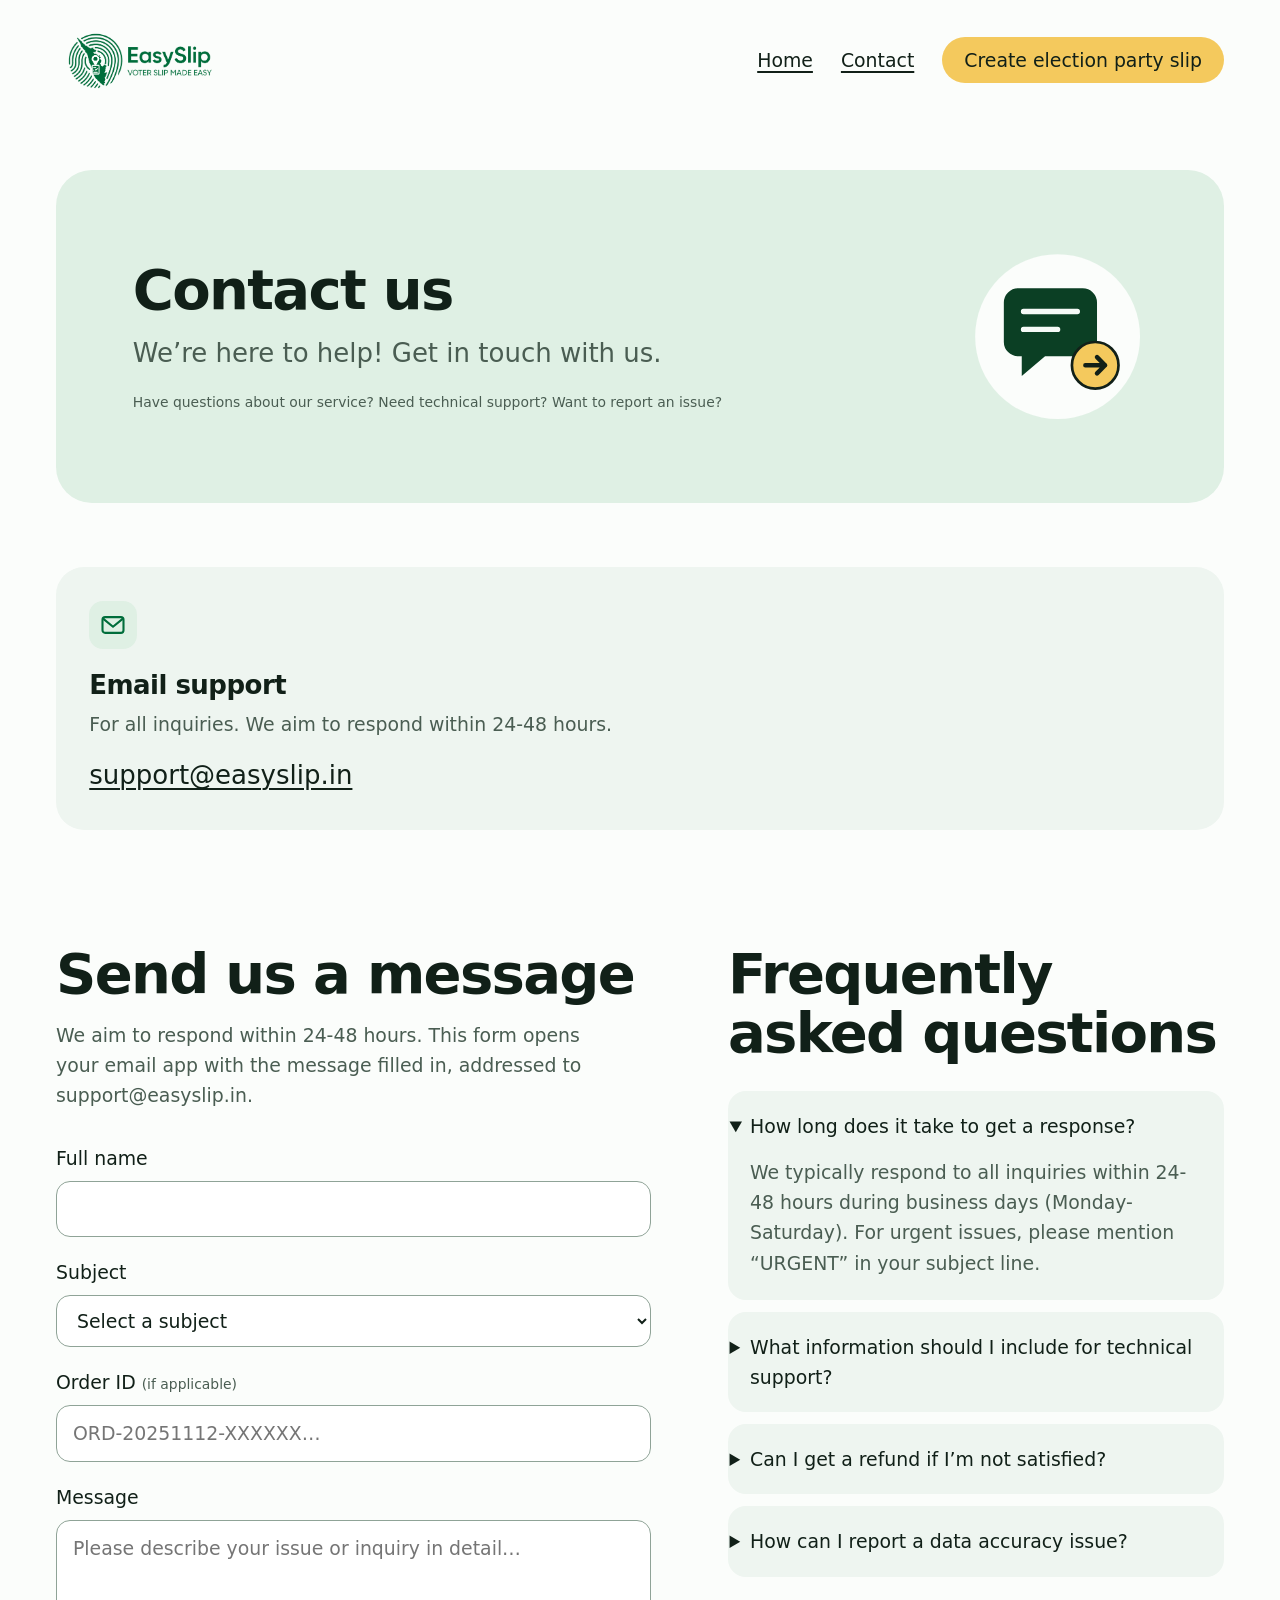
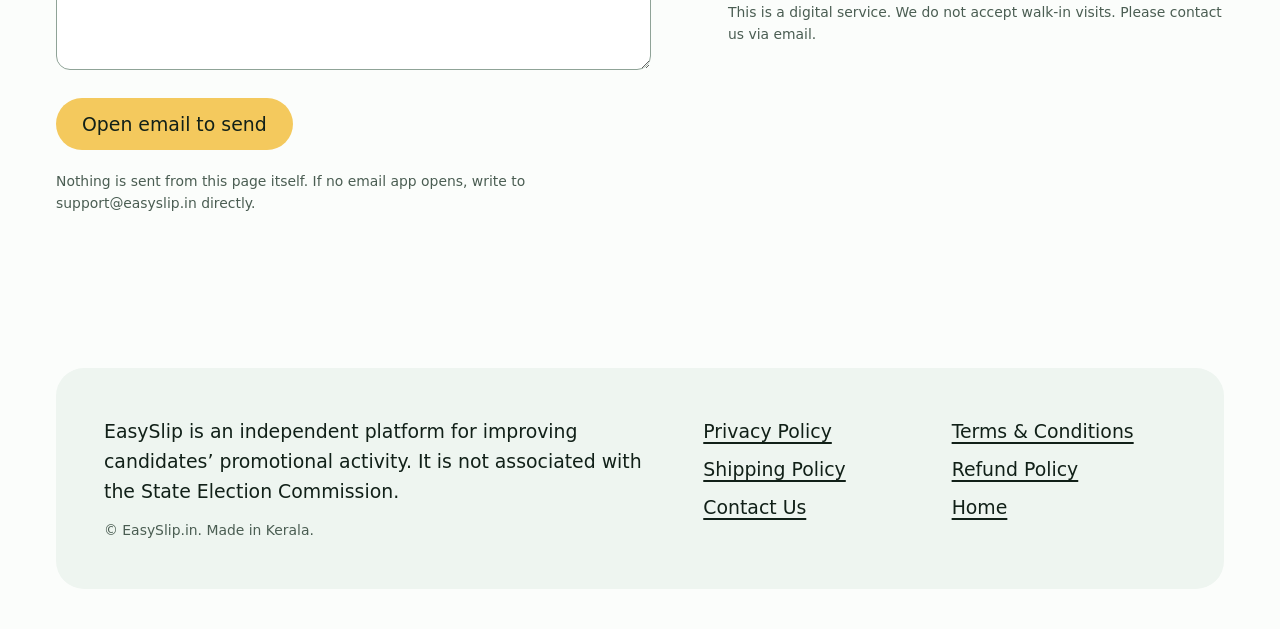
<file: contact.html>
<!DOCTYPE html>
<html lang="en">
<head>
    <meta charset="UTF-8" />
    <meta name="viewport" content="width=device-width, initial-scale=1.0" />
    <meta name="theme-color" content="#fbfdfb" />
    <title>Contact Us | EasySlip</title>
    <meta name="description" content="Contact EasySlip by email for support with election party slips for Kerala local body elections." />
    <meta name="robots" content="index, follow" />
    <link rel="canonical" href="https://www.easyslip.in/contact.html" />
    <meta property="og:type" content="website" />
    <meta property="og:site_name" content="EasySlip" />
    <meta property="og:title" content="Contact Us | EasySlip" />
    <meta property="og:description" content="Contact EasySlip by email for support with election party slips for Kerala local body elections." />
    <meta property="og:url" content="https://www.easyslip.in/contact.html" />
    <meta property="og:image" content="https://www.easyslip.in/favicon/og.jpeg" />

    <link rel="apple-touch-icon" sizes="180x180" href="/favicon/apple-touch-icon.png" />
    <link rel="icon" type="image/png" sizes="32x32" href="/favicon/favicon-32x32.png" />
    <link rel="icon" type="image/png" sizes="16x16" href="/favicon/favicon-16x16.png" />

    <!-- Google tag (gtag.js) -->
    <script async src="https://www.googletagmanager.com/gtag/js?id=G-G0M40G1DK1"></script>
    <script>
        window.dataLayer = window.dataLayer || [];
        function gtag(){dataLayer.push(arguments);}
        gtag('js', new Date());
        gtag('config', 'G-G0M40G1DK1');
    </script>

    <link rel="preconnect" href="https://api.fontshare.com" />
    <link rel="preconnect" href="https://cdn.fontshare.com" crossorigin />
    <link href="https://api.fontshare.com/v2/css?f[]=general-sans@400,500,600&display=swap" rel="stylesheet" />
    <link rel="stylesheet" href="pages.css" />
</head>
<body>
    <a class="skip" href="#main">Skip to content</a>
    <header class="wrap nav">
        <a href="index.html" aria-label="EasySlip home" translate="no"><img src="logo-dark.png" width="985" height="418" alt="EasySlip: election party slip made easy" fetchpriority="high" /></a>
        <nav aria-label="Main">
            <ul>
                <li class="nav-opt"><a class="link" href="index.html">Home</a></li>
                <li class="nav-opt"><a class="link" href="contact.html">Contact</a></li>
                <li><a class="btn" href="currently-unavailable.html">Create election party slip</a></li>
            </ul>
        </nav>
    </header>

    <main id="main" class="wrap">
        <div class="head">
            <div>
                <h1>Contact us</h1>
                <p class="lead">We&rsquo;re here to help! Get in touch with us.</p>
                <p class="date">Have questions about our service? Need technical support? Want to report an issue?</p>
            </div>
            <svg viewBox="0 0 200 200" aria-hidden="true" focusable="false"><circle cx="100" cy="100" r="92" fill="#fbfdfb"/><path d="M40 62a16 16 0 0 1 16-16h72a16 16 0 0 1 16 16v44a16 16 0 0 1-16 16H86l-26 22v-22h-4a16 16 0 0 1-16-16z" fill="#0b3f24"/><path d="M62 72h60M62 92h38" stroke="#f6faf7" stroke-width="6" stroke-linecap="round"/><circle cx="142" cy="132" r="26" fill="#f4c95d" stroke="#112018" stroke-width="3"/><path d="M131 132h22M144 123l9 9-9 9" fill="none" stroke="#112018" stroke-width="5" stroke-linecap="round" stroke-linejoin="round"/></svg>
        </div>

        <div class="contact-grid">
            <div class="card">
                <svg class="ic" viewBox="0 0 32 32" aria-hidden="true"><rect x="4" y="7" width="24" height="18" rx="3"/><path d="M5 9l11 9 11-9"/></svg>
                <h2>Email support</h2>
                <p>For all inquiries. We aim to respond within 24-48 hours.</p>
                <a class="big" href="mailto:support@easyslip.in">support@easyslip.in</a>
            </div>
        </div>

        <div class="split">
            <section aria-labelledby="h-msg">
                <h2 id="h-msg">Send us a message</h2>
                <p class="intro">We aim to respond within 24-48 hours. This form opens your email app with the message filled in, addressed to support@easyslip.in.</p>
                <form id="contact-form" action="mailto:support@easyslip.in" method="post" enctype="text/plain">
                    <div>
                        <label for="name">Full name</label>
                        <input id="name" name="name" type="text" autocomplete="name" required />
                    </div>
                    <div>
                        <label for="subject">Subject</label>
                        <select id="subject" name="subject" required>
                            <option value="">Select a subject</option>
                            <option>Technical Support</option>
                            <option>Billing &amp; Payment</option>
                            <option>Download Issues</option>
                            <option>Data Accuracy</option>
                            <option>Feature Request</option>
                            <option>General Inquiry</option>
                            <option>Other</option>
                        </select>
                    </div>
                    <div>
                        <label for="order">Order ID <small>(if applicable)</small></label>
                        <input id="order" name="order" type="text" autocomplete="off" spellcheck="false" placeholder="ORD-20251112-XXXXXX&hellip;" />
                    </div>
                    <div>
                        <label for="message">Message</label>
                        <textarea id="message" name="message" required placeholder="Please describe your issue or inquiry in detail&hellip;"></textarea>
                    </div>
                    <div>
                        <button class="btn" type="submit">Open email to send</button>
                    </div>
                    <p class="form-note">Nothing is sent from this page itself. If no email app opens, write to support@easyslip.in directly.</p>
                </form>
            </section>

            <section aria-labelledby="h-faq">
                <h2 id="h-faq">Frequently asked questions</h2>
                <div class="faq">
                    <details open>
                        <summary>How long does it take to get a response?</summary>
                        <p>We typically respond to all inquiries within 24-48 hours during business days (Monday-Saturday). For urgent issues, please mention &ldquo;URGENT&rdquo; in your subject line.</p>
                    </details>
                    <details>
                        <summary>What information should I include for technical support?</summary>
                        <p>Please include your Order ID, a detailed description of the issue, browser/device information, and any error messages you received. Screenshots are also helpful.</p>
                    </details>
                    <details>
                        <summary>Can I get a refund if I&rsquo;m not satisfied?</summary>
                        <p>Please refer to our <a href="refund-policy.html">Cancellation and Refunds Policy</a> for detailed information about our refund process.</p>
                    </details>
                    <details>
                        <summary>How can I report a data accuracy issue?</summary>
                        <p>Select &ldquo;Data Accuracy&rdquo; as the subject and include your Order ID and specific details about the inaccurate data. Please note that we extract data directly from the Kerala SEC portal.</p>
                    </details>
                </div>
                <p class="form-note" style="margin-top:24px">This is a digital service. We do not accept walk-in visits. Please contact us via email.</p>
            </section>
        </div>
    </main>

    <script>
    (function () {
        var f = document.getElementById('contact-form');
        f.addEventListener('submit', function (e) {
            e.preventDefault();
            var v = function (id) { return document.getElementById(id).value.trim(); };
            var body = v('message') + '\n\nName: ' + v('name') +
                (v('order') ? '\nOrder ID: ' + v('order') : '');
            window.location.href = 'mailto:support@easyslip.in?subject=' + encodeURIComponent(v('subject')) + '&body=' + encodeURIComponent(body);
        });
    })();
    </script>

    <footer class="wrap">
        <div class="foot">
            <div>
                <p>EasySlip is an independent platform for improving candidates&rsquo; promotional activity. It is not associated with the State Election Commission.</p>
                <p class="small">&copy; EasySlip.in. Made in Kerala.</p>
            </div>
            <nav aria-label="Policies">
                <ul>
                    <li><a class="link" href="privacy-policy.html">Privacy Policy</a></li>
                    <li><a class="link" href="terms-and-conditions.html">Terms &amp; Conditions</a></li>
                    <li><a class="link" href="shipping-policy.html">Shipping Policy</a></li>
                    <li><a class="link" href="refund-policy.html">Refund Policy</a></li>
                    <li><a class="link" href="contact.html">Contact Us</a></li>
                    <li><a class="link" href="index.html">Home</a></li>
                </ul>
            </nav>
        </div>
    </footer>
</body>
</html>
</file>
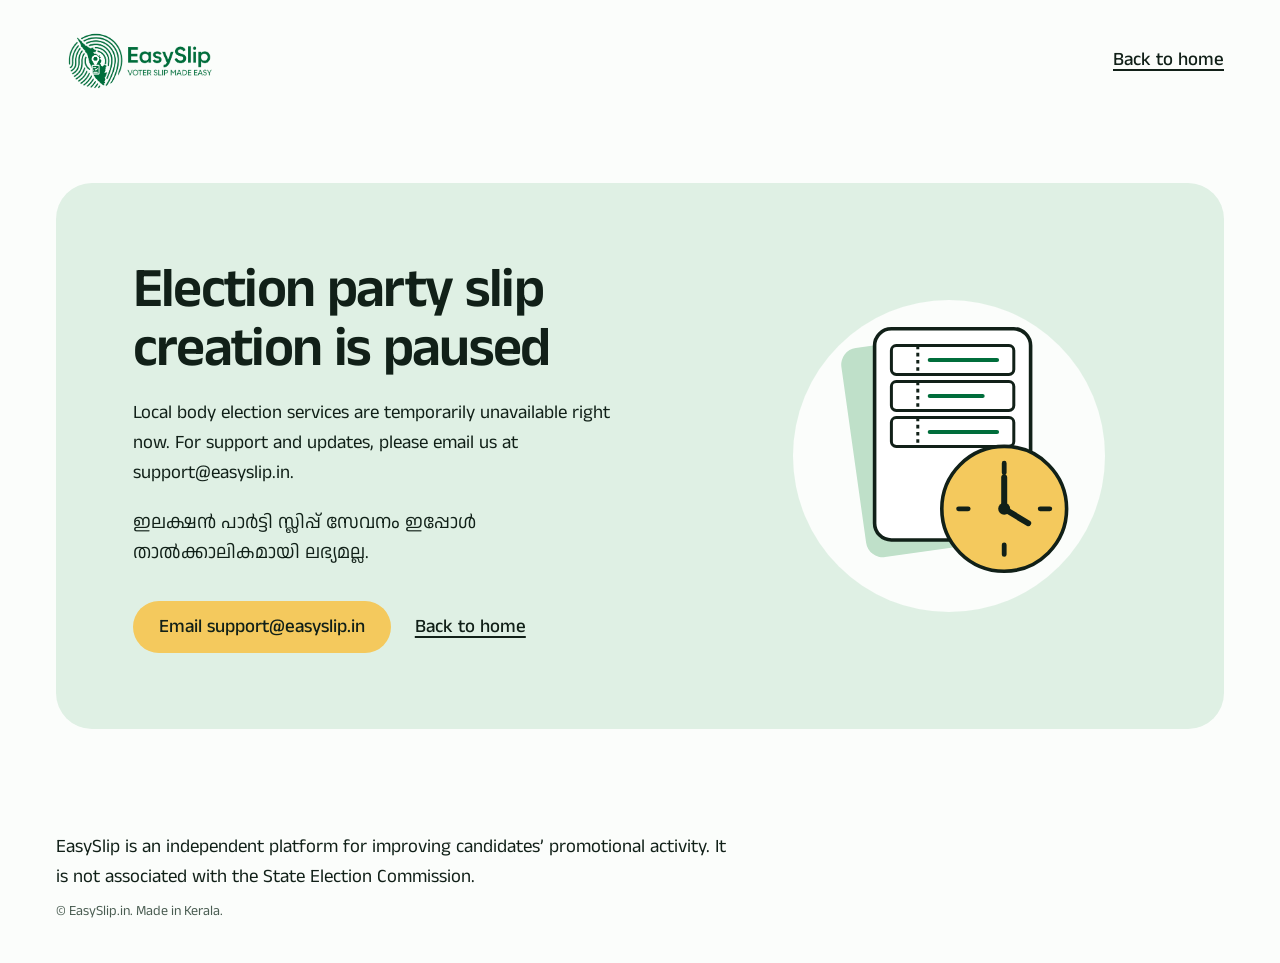
<file: currently-unavailable.html>
<!DOCTYPE html>
<html lang="en">
<head>
    <meta charset="UTF-8" />
    <meta name="viewport" content="width=device-width, initial-scale=1.0" />
    <meta name="theme-color" content="#fbfdfb" />
    <title>Create Election Party Slip: Currently Unavailable | EasySlip</title>
    <meta name="description" content="Election party slip creation on EasySlip is temporarily unavailable. Email support@easyslip.in for support and updates." />
    <meta name="robots" content="noindex, follow" />

    <link rel="apple-touch-icon" sizes="180x180" href="/favicon/apple-touch-icon.png" />
    <link rel="icon" type="image/png" sizes="32x32" href="/favicon/favicon-32x32.png" />
    <link rel="icon" type="image/png" sizes="16x16" href="/favicon/favicon-16x16.png" />

    <!-- Google tag (gtag.js) -->
    <script async src="https://www.googletagmanager.com/gtag/js?id=G-G0M40G1DK1"></script>
    <script>
        window.dataLayer = window.dataLayer || [];
        function gtag(){dataLayer.push(arguments);}
        gtag('js', new Date());
        gtag('config', 'G-G0M40G1DK1');
    </script>

    <link rel="preconnect" href="https://api.fontshare.com" />
    <link rel="preconnect" href="https://cdn.fontshare.com" crossorigin />
    <link rel="preconnect" href="https://fonts.googleapis.com" />
    <link rel="preconnect" href="https://fonts.gstatic.com" crossorigin />
    <link href="https://api.fontshare.com/v2/css?f[]=general-sans@400,500,600&display=swap" rel="stylesheet" />
    <link href="https://fonts.googleapis.com/css2?family=Anek+Malayalam:wght@400;500&display=swap" rel="stylesheet" />

    <style>
        :root {
            --bg: #fbfdfb;
            --surface: #eef5f0;
            --surface-2: #dff0e4;
            --ink: #112018;
            --muted: #4a5d52;
            --field: #0b3f24;
            --field-2: #006d3b;
            --accent: #f4c95d;
            --on-accent: #112018;
            --margin: clamp(20px, 5vw, 56px);
            --r-xl: 36px;
            --ease: cubic-bezier(.2, .7, .2, 1);
        }
        *, *::before, *::after { box-sizing: border-box; }
        html { -webkit-text-size-adjust: 100%; -webkit-tap-highlight-color: rgba(0, 109, 59, 0.15); }
        body {
            margin: 0; min-height: 100svh; display: flex; flex-direction: column;
            background: var(--bg); color: var(--ink);
            font-family: "General Sans", "Anek Malayalam", system-ui, -apple-system, "Segoe UI", sans-serif;
            font-size: clamp(1.0625rem, 1.02rem + 0.2vw, 1.1875rem); line-height: 1.6;
            -webkit-font-smoothing: antialiased;
        }
        h1, p { margin: 0; }
        img { max-width: 100%; height: auto; display: block; }
        a { color: inherit; text-underline-offset: 4px; text-decoration-thickness: 2px; }
        [lang="ml"] { font-family: "Anek Malayalam", "Noto Sans Malayalam", "Nirmala UI", sans-serif; }
        :focus-visible { outline: 3px solid var(--field-2); outline-offset: 3px; }
        .wrap { width: 100%; max-width: 1320px; margin-inline: auto; padding-inline: max(var(--margin), env(safe-area-inset-left)) max(var(--margin), env(safe-area-inset-right)); }
        .nav { display: flex; align-items: center; justify-content: space-between; padding-block: 24px; }
        .nav img { width: 168px; }
        .link { font-weight: 500; transition: color 180ms var(--ease); }
        .link:hover { color: var(--field-2); }
        main { flex: 1; display: grid; align-items: center; padding-block: clamp(24px, 5vw, 72px) clamp(48px, 8vw, 112px); }
        .panel {
            background: var(--surface-2); border-radius: var(--r-xl);
            padding: clamp(28px, 6vw, 88px);
            display: grid; grid-template-columns: minmax(0, 7fr) minmax(0, 5fr); gap: clamp(24px, 5vw, 72px); align-items: center;
        }
        h1 { font-size: clamp(2rem, 1.35rem + 2.9vw, 3.5rem); font-weight: 600; letter-spacing: -0.03em; line-height: 1.05; text-wrap: balance; }
        .panel p { margin-top: 20px; max-width: 46ch; }
        .panel p.ml { color: var(--ink); }
        .actions { display: flex; flex-wrap: wrap; align-items: center; gap: 12px 24px; margin-top: 32px; }
        .btn {
            display: inline-flex; align-items: center; justify-content: center; min-height: 52px; padding: 0 26px;
            background: var(--accent); color: var(--on-accent); font-weight: 500; text-decoration: none; border-radius: 999px;
            transition: transform 180ms var(--ease), background-color 180ms var(--ease); touch-action: manipulation;
        }
        .btn:hover { transform: translateY(-2px); background: #f7d57c; }
        .btn:active { transform: scale(0.98); }
        .art { width: 100%; max-width: 360px; height: auto; justify-self: center; }
        .art .hand { transform-origin: 150px 150px; animation: tick 8s linear infinite; }
        @keyframes tick { to { transform: rotate(360deg); } }
        footer { padding-block: 0 40px; }
        footer p { max-width: 62ch; }
        footer p + p { margin-top: 8px; color: var(--muted); font-size: 0.875rem; }
        @media (max-width: 799px) {
            .panel { grid-template-columns: 1fr; }
            .art { max-width: 220px; order: -1; justify-self: start; }
            .nav img { width: 132px; }
        }
        @media (prefers-reduced-motion: reduce) {
            .art .hand { animation: none; }
            .btn { transition: none; }
            .btn:hover { transform: none; }
        }
    </style>
</head>
<body>
    <header class="wrap nav">
        <a href="index.html" aria-label="EasySlip home" translate="no"><img src="logo-dark.png" width="985" height="418" alt="EasySlip: election party slip made easy" /></a>
        <a class="link" href="index.html">Back to home</a>
    </header>

    <main class="wrap" id="main">
        <div class="panel">
            <div>
                <h1>Election party slip creation is paused</h1>
                <p>Local body election services are temporarily unavailable right now. For support and updates, please email us at support@easyslip.in.</p>
                <p class="ml" lang="ml">ഇലക്ഷൻ പാർട്ടി സ്ലിപ്പ് സേവനം ഇപ്പോൾ താൽക്കാലികമായി ലഭ്യമല്ല.</p>
                <div class="actions">
                    <a class="btn" href="mailto:support@easyslip.in">Email support@easyslip.in</a>
                    <a class="link" href="index.html">Back to home</a>
                </div>
            </div>
            <svg class="art" viewBox="0 0 300 300" aria-hidden="true" focusable="false">
                <circle cx="150" cy="150" r="130" fill="#fbfdfb"/>
                <rect x="70" y="52" width="130" height="176" rx="14" fill="#bfe0c9" transform="rotate(-8 135 140)"/>
                <rect x="88" y="44" width="130" height="176" rx="14" fill="#fff" stroke="#112018" stroke-width="3"/>
                <g fill="none" stroke="#112018" stroke-width="2.5">
                    <rect x="102" y="58" width="102" height="24" rx="4"/><rect x="102" y="88" width="102" height="24" rx="4"/><rect x="102" y="118" width="102" height="24" rx="4"/>
                    <path d="M124 58v24M124 88v24M124 118v24" stroke-dasharray="3 3"/>
                </g>
                <path d="M134 70h56M134 100h44M134 130h56" stroke="#006d3b" stroke-width="3.5" stroke-linecap="round"/>
                <g transform="translate(46 44)">
                    <circle cx="150" cy="150" r="52" fill="#f4c95d" stroke="#112018" stroke-width="3"/>
                    <path d="M150 112v8M150 180v8M112 150h8M180 150h8" stroke="#112018" stroke-width="4" stroke-linecap="round"/>
                    <path d="M150 150V124" stroke="#112018" stroke-width="5" stroke-linecap="round"/>
                    <path class="hand" d="M150 150l20 12" stroke="#112018" stroke-width="5" stroke-linecap="round"/>
                    <circle cx="150" cy="150" r="5" fill="#112018"/>
                </g>
            </svg>
        </div>
    </main>

    <footer class="wrap">
        <p>EasySlip is an independent platform for improving candidates&rsquo; promotional activity. It is not associated with the State Election Commission.</p>
        <p>&copy; EasySlip.in. Made in Kerala.</p>
    </footer>
</body>
</html>
</file>
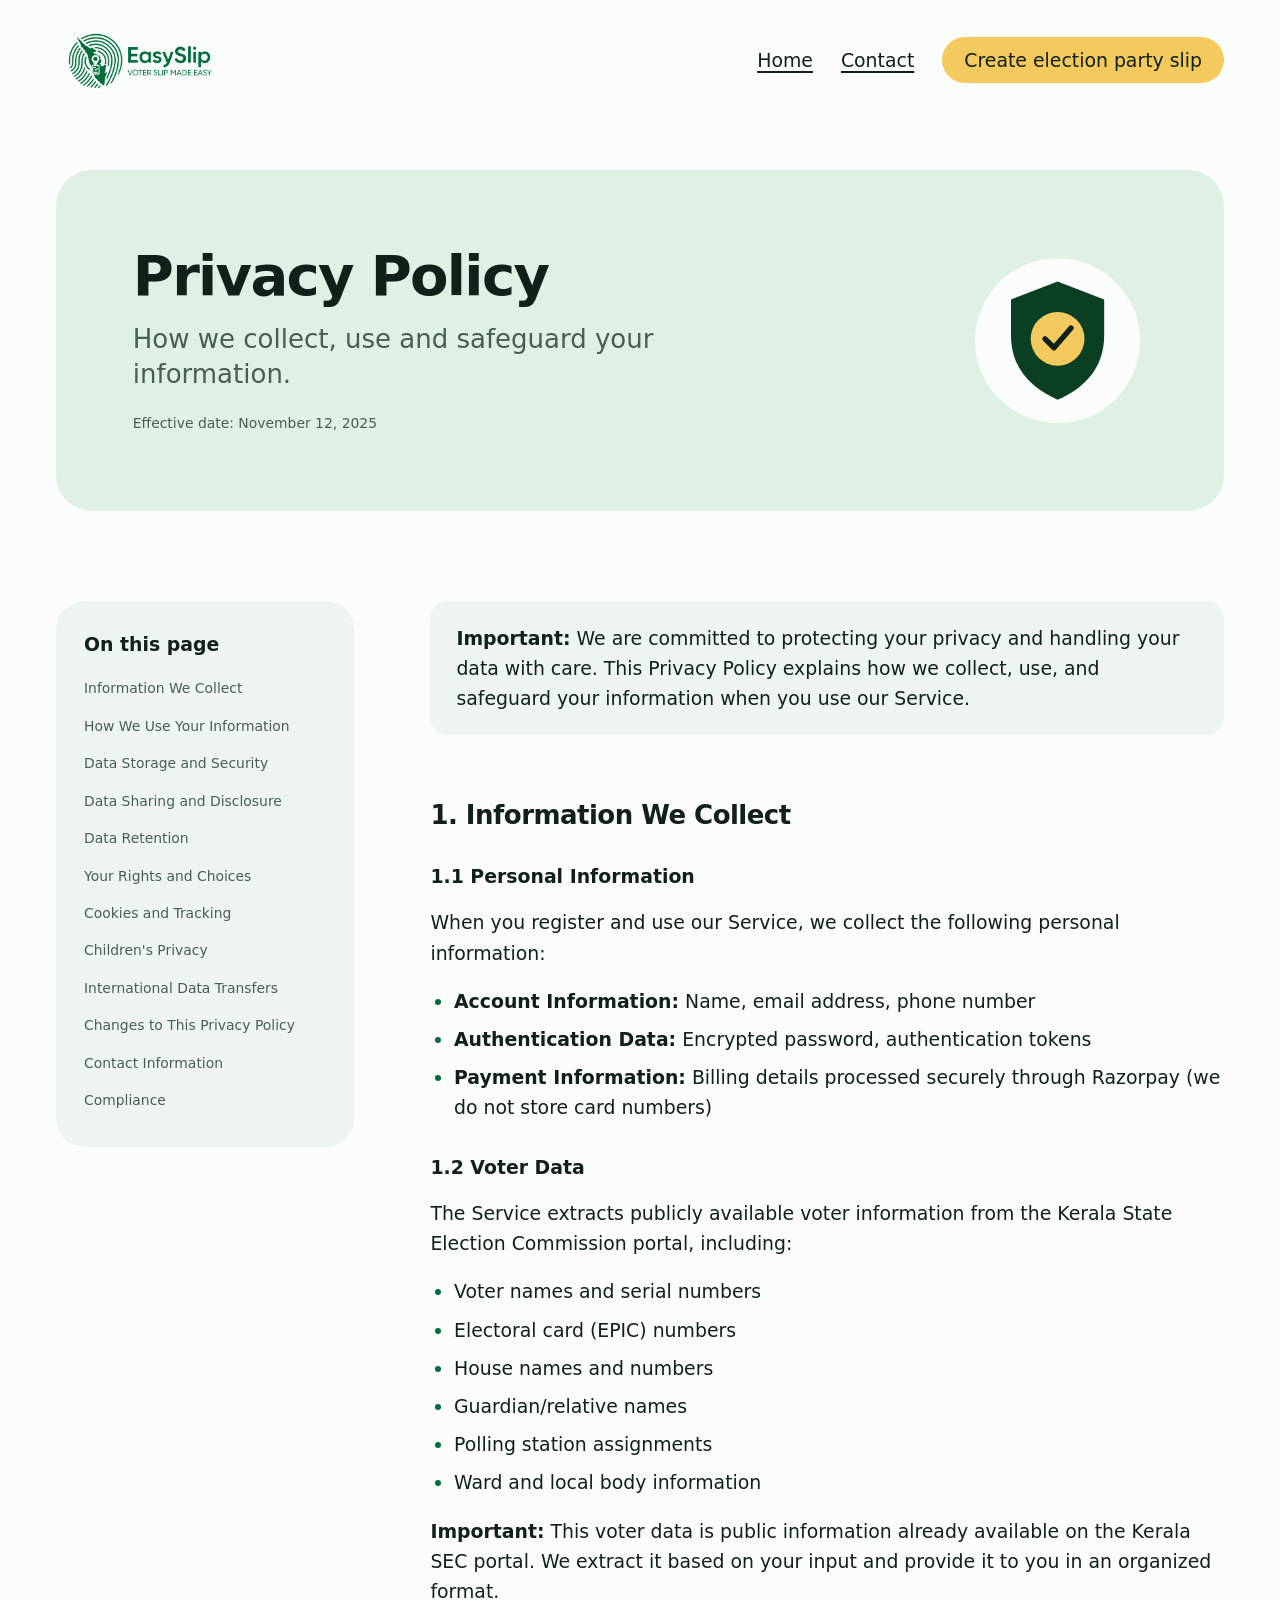
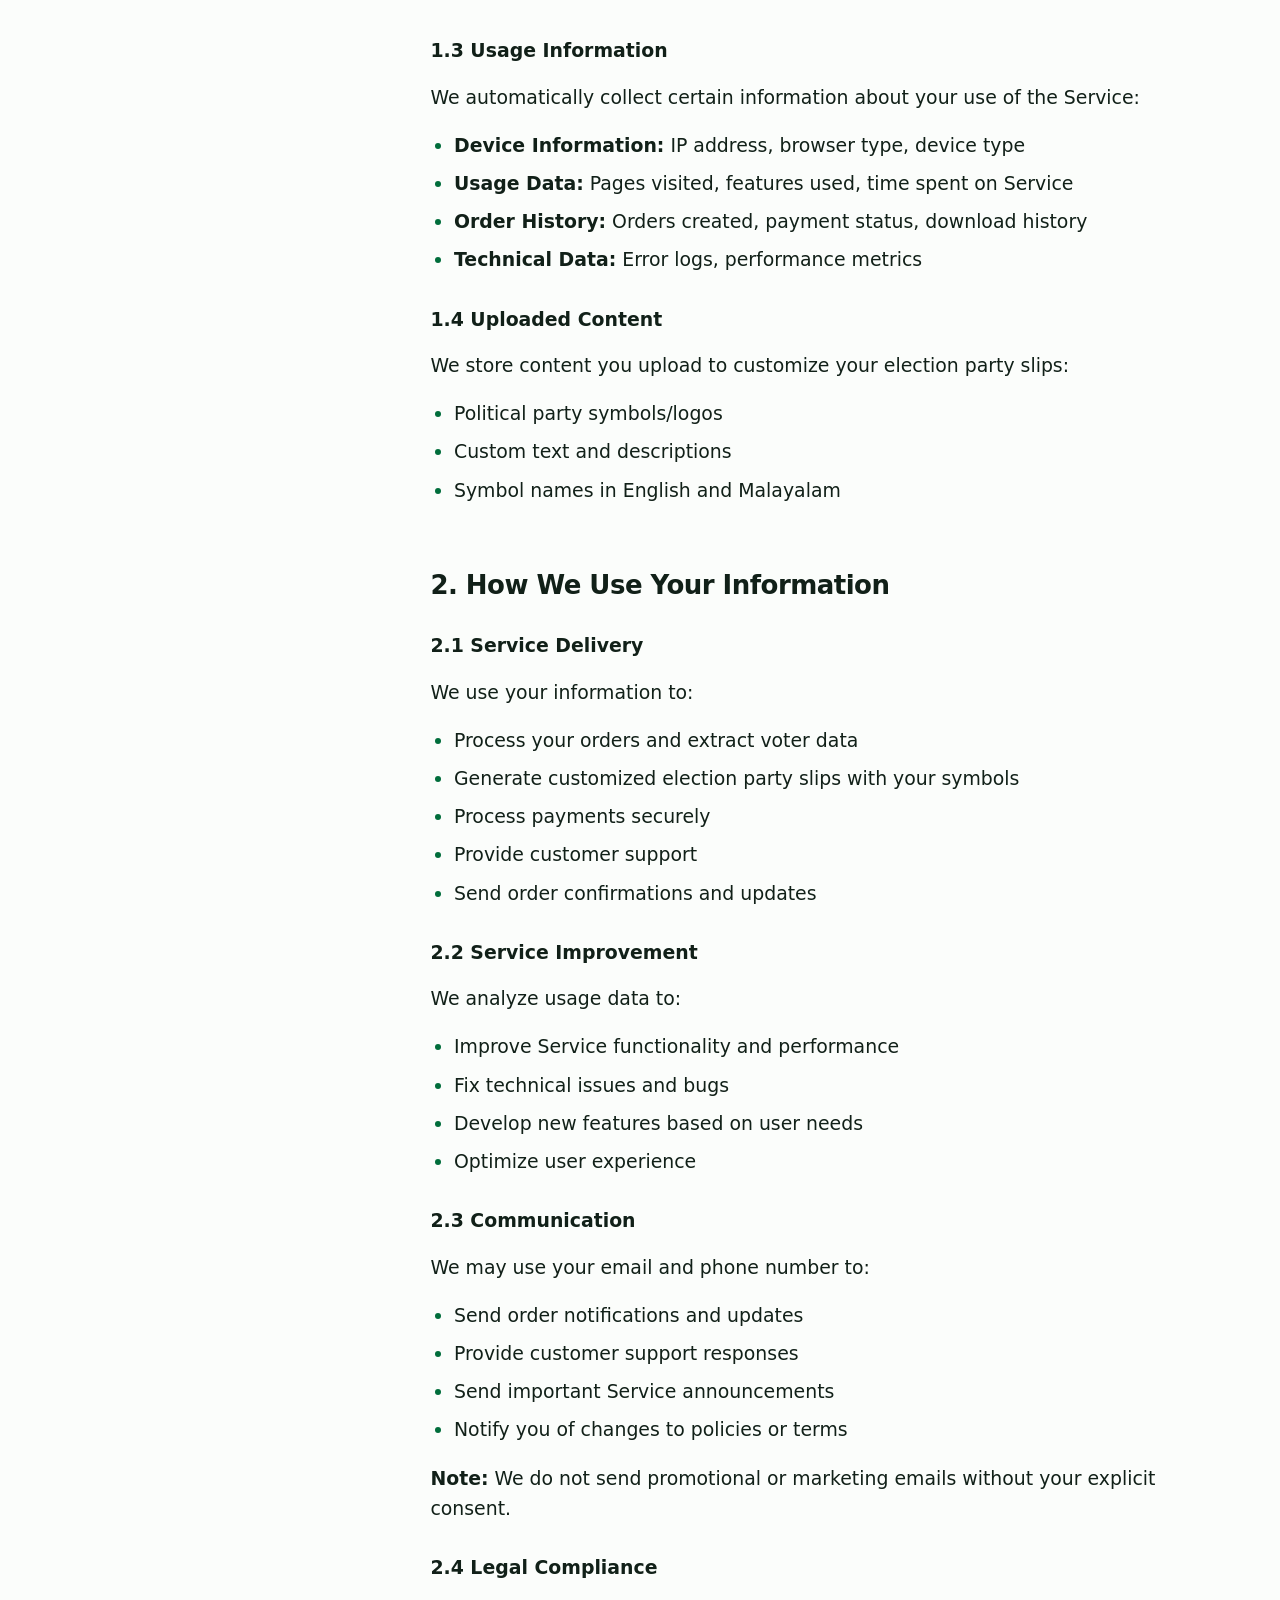
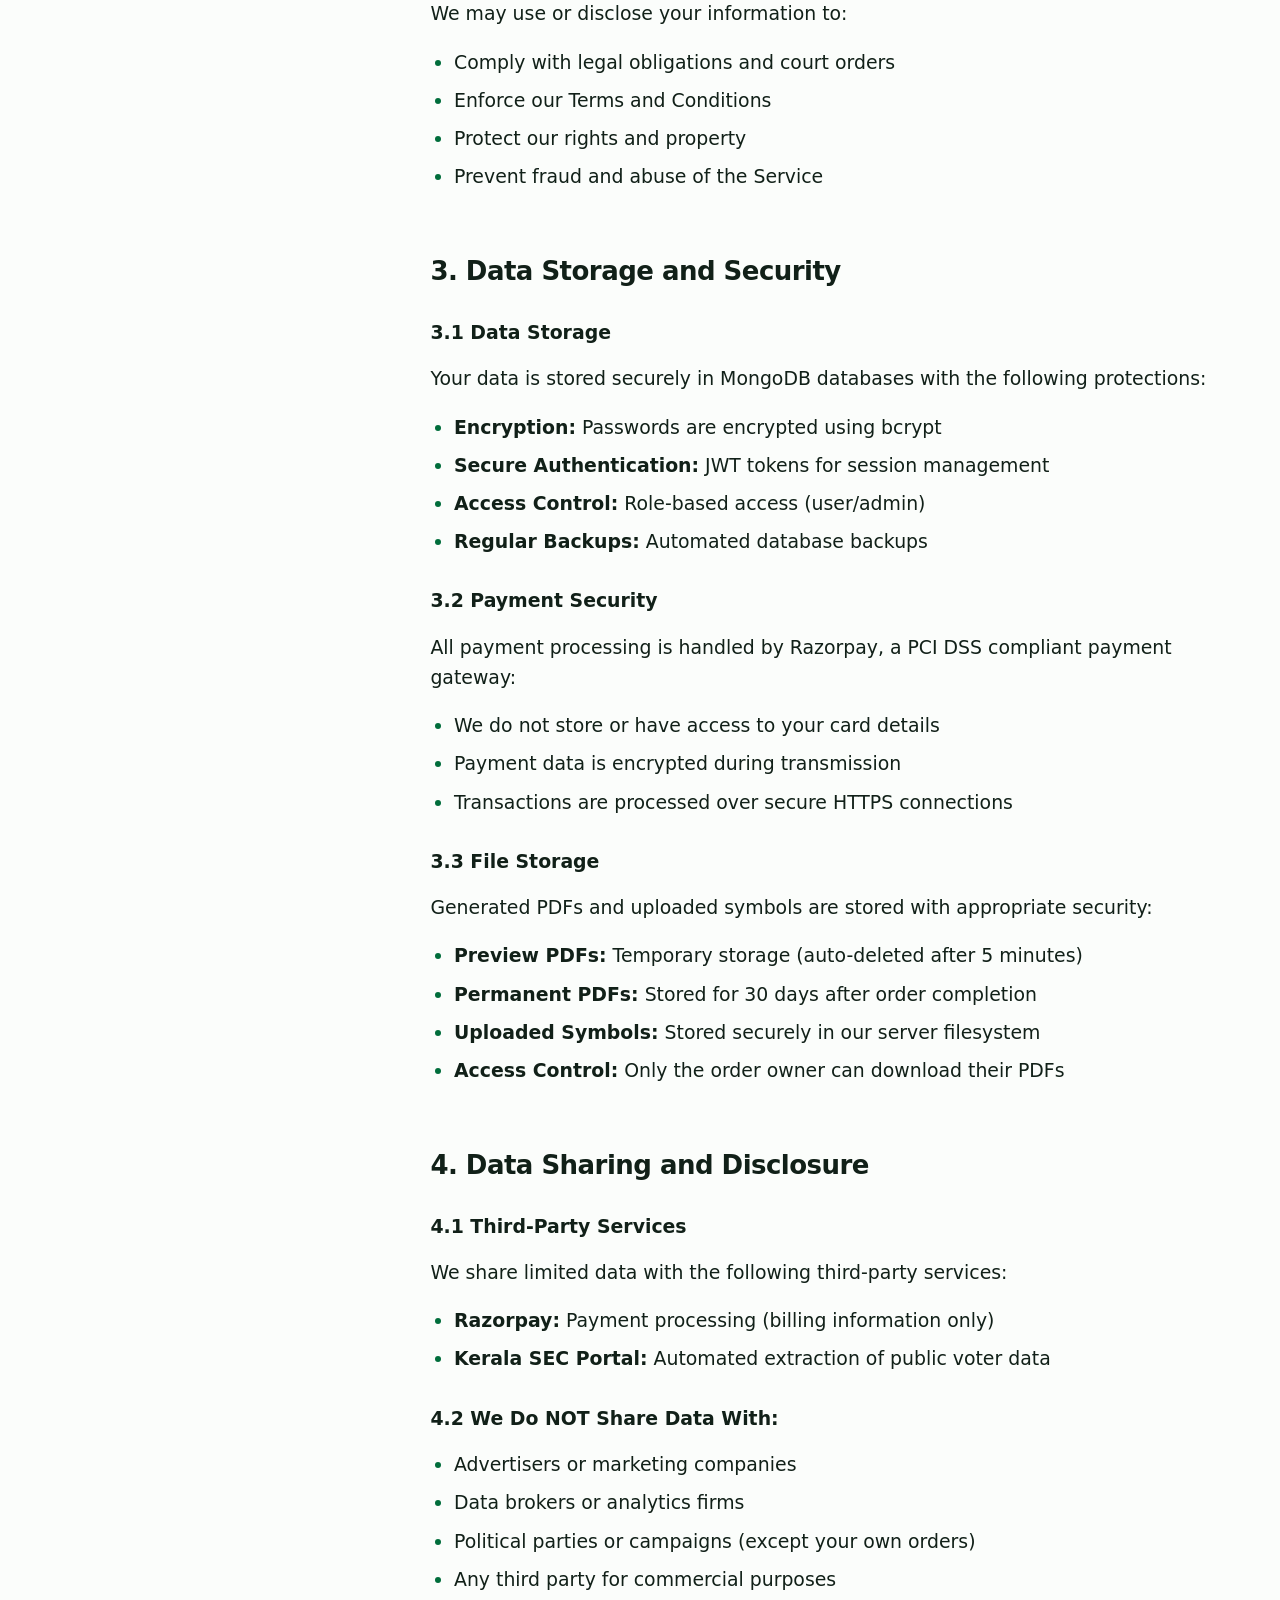
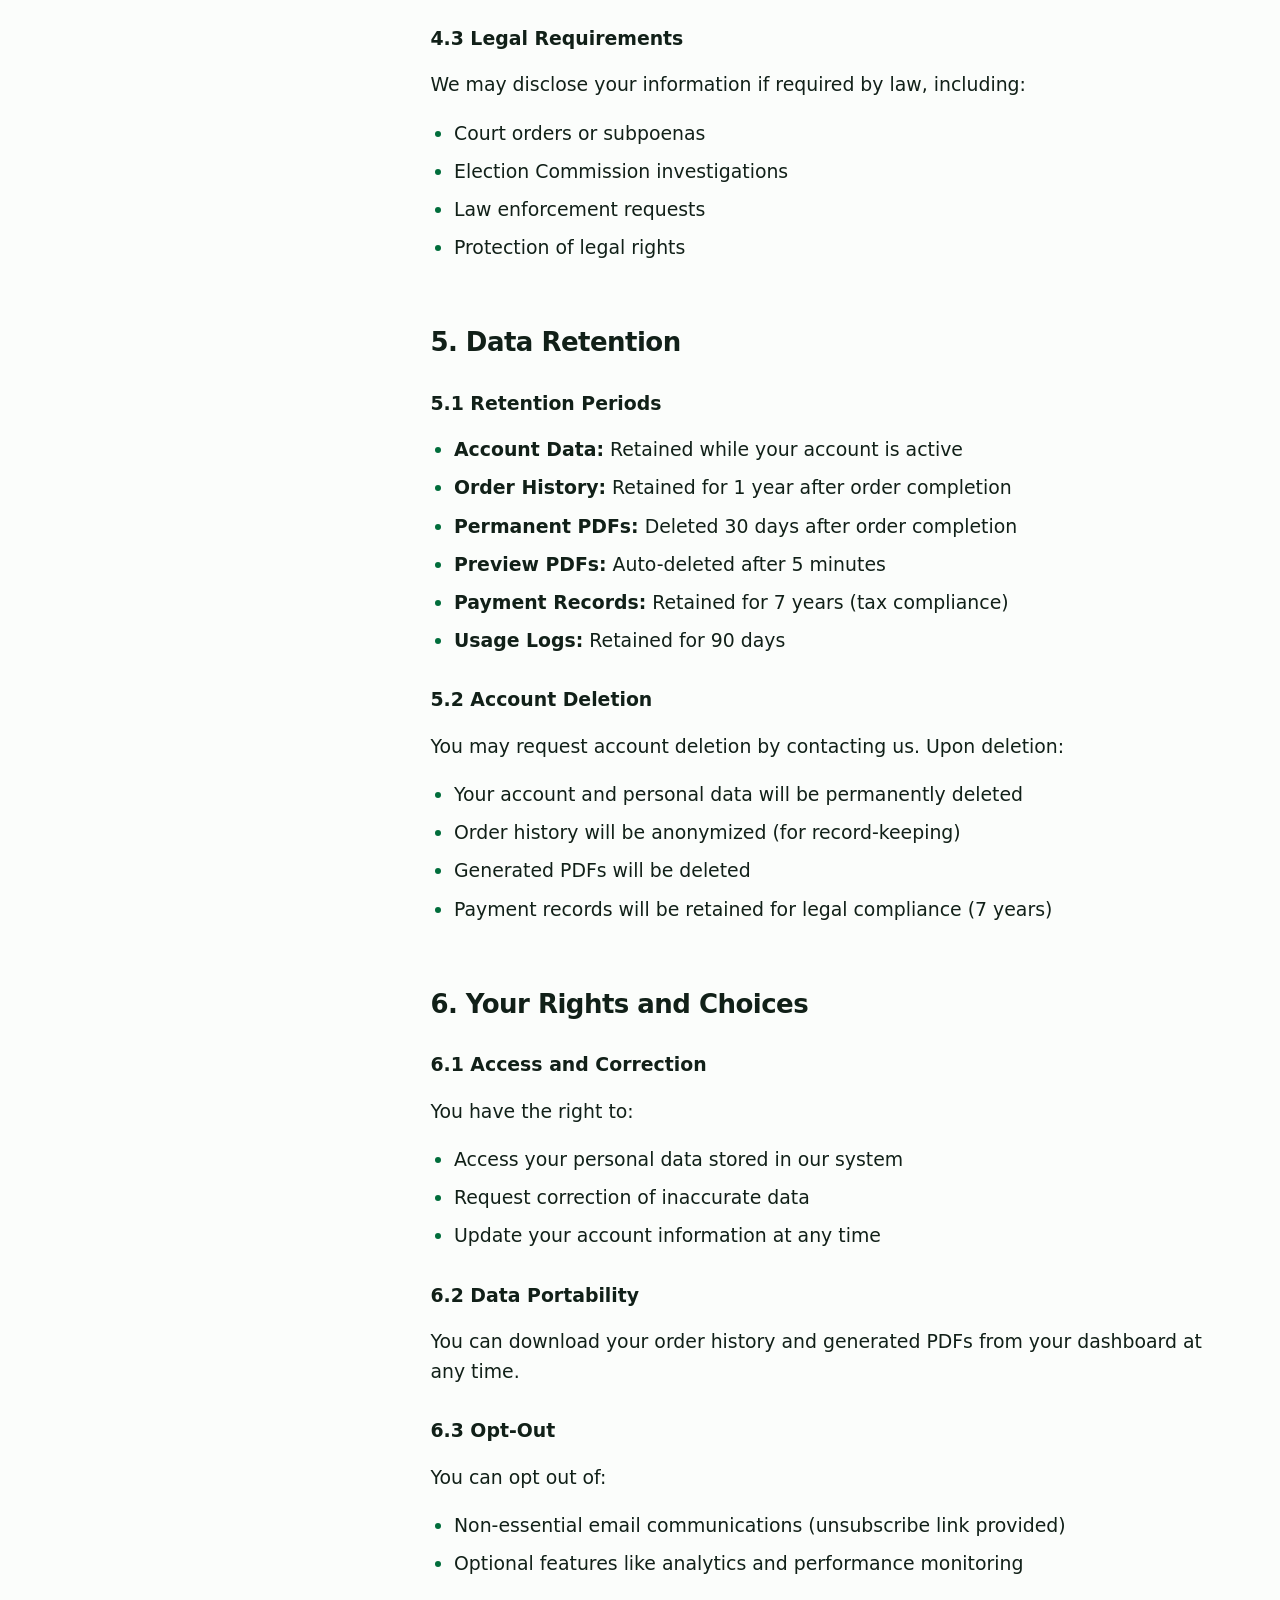
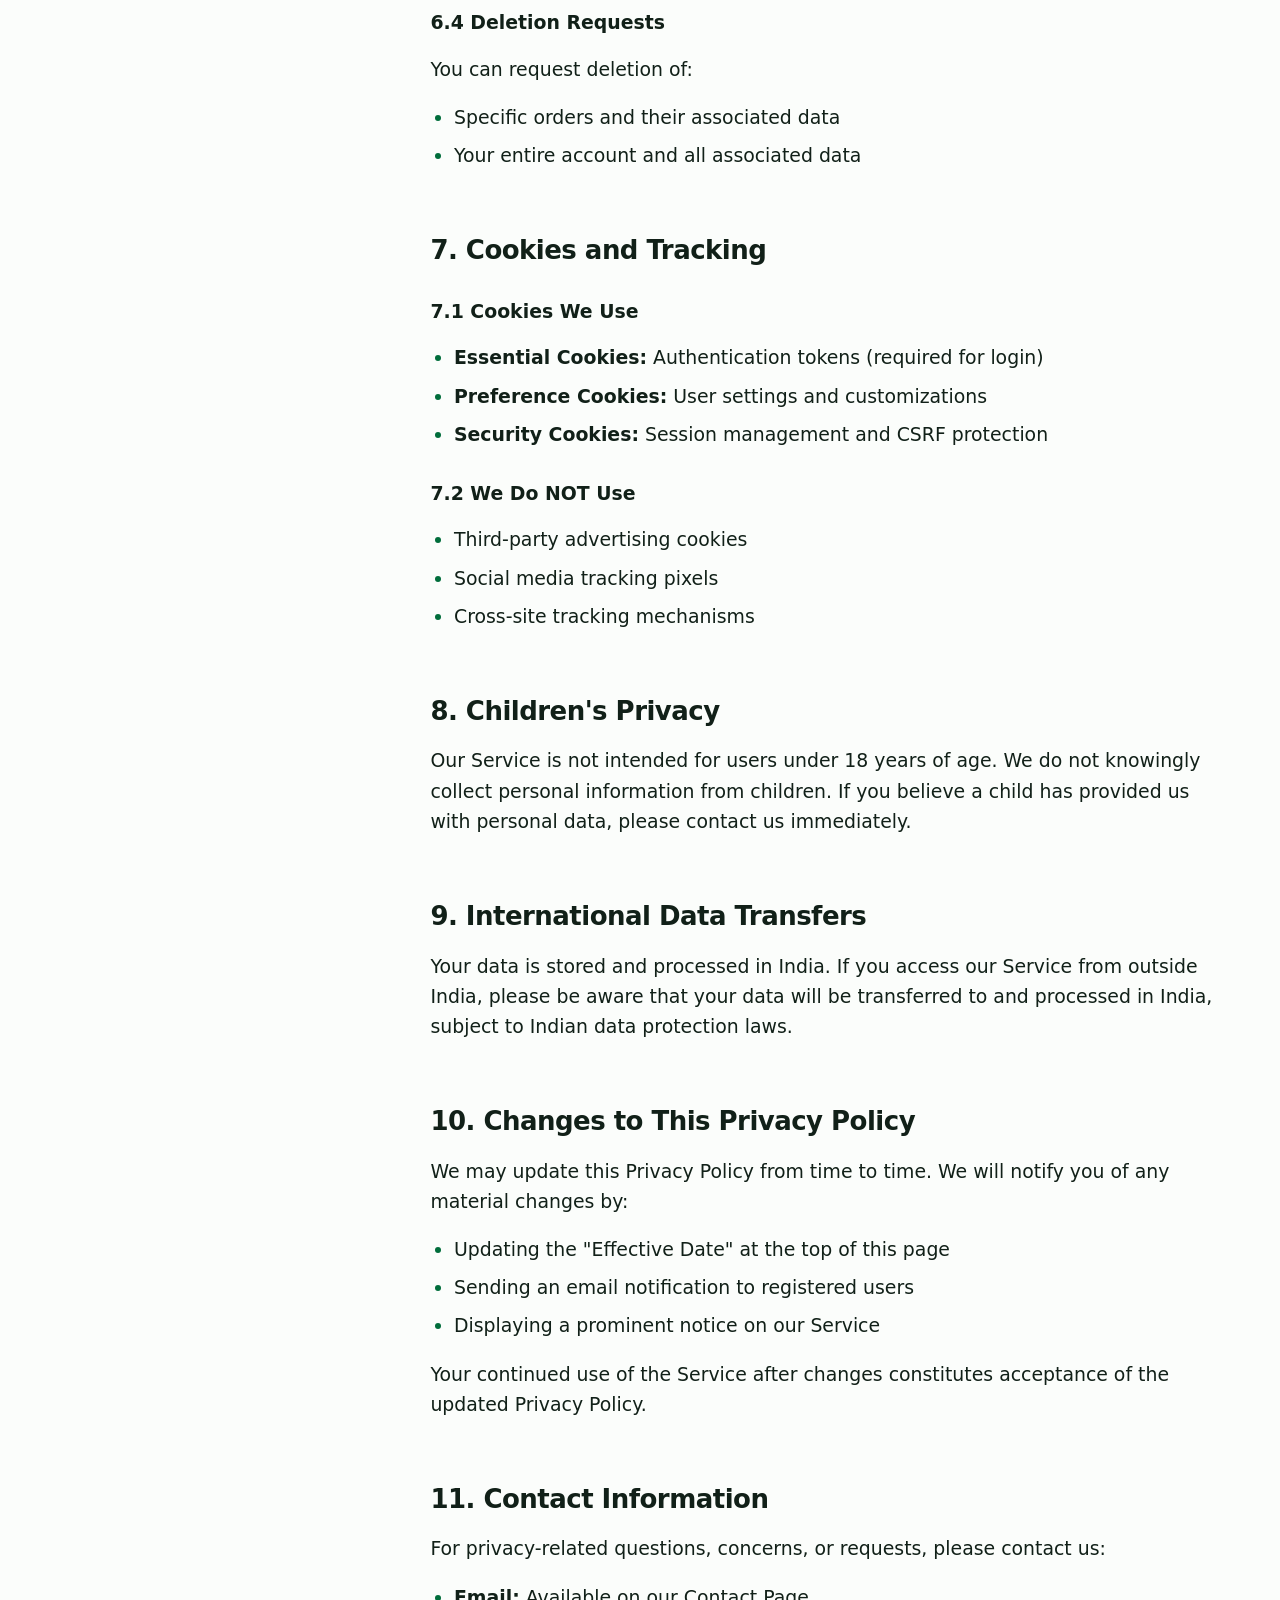
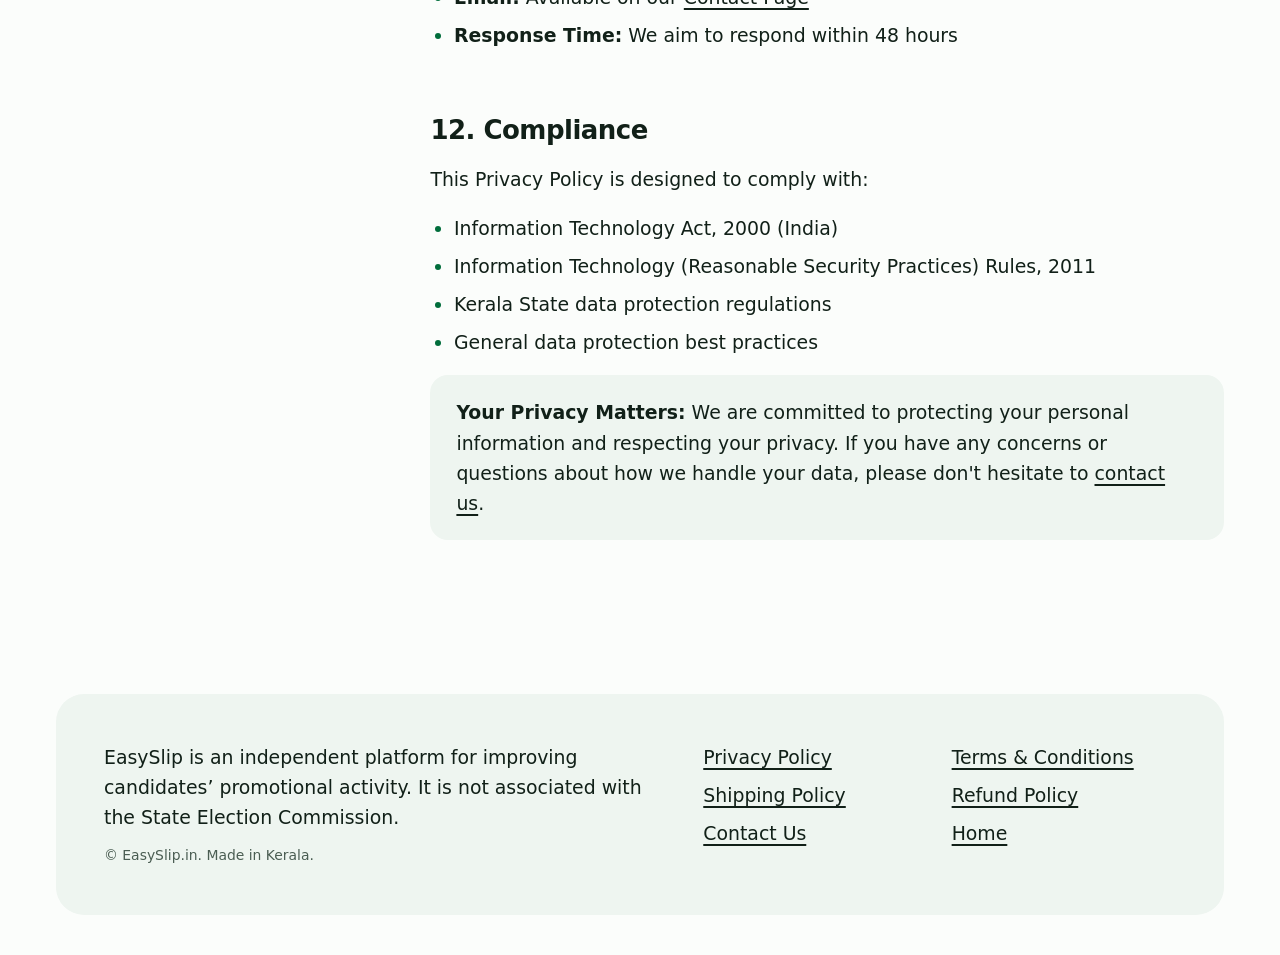
<file: privacy-policy.html>
<!DOCTYPE html>
<html lang="en">
<head>
    <meta charset="UTF-8" />
    <meta name="viewport" content="width=device-width, initial-scale=1.0" />
    <meta name="theme-color" content="#fbfdfb" />
    <title>Privacy Policy | EasySlip</title>
    <meta name="description" content="How EasySlip collects, uses and safeguards your information when you create election party slips for Kerala local body elections." />
    <meta name="robots" content="index, follow" />
    <link rel="canonical" href="https://www.easyslip.in/privacy-policy.html" />
    <meta property="og:type" content="website" />
    <meta property="og:site_name" content="EasySlip" />
    <meta property="og:title" content="Privacy Policy | EasySlip" />
    <meta property="og:description" content="How EasySlip collects, uses and safeguards your information when you create election party slips for Kerala local body elections." />
    <meta property="og:url" content="https://www.easyslip.in/privacy-policy.html" />
    <meta property="og:image" content="https://www.easyslip.in/favicon/og.jpeg" />

    <link rel="apple-touch-icon" sizes="180x180" href="/favicon/apple-touch-icon.png" />
    <link rel="icon" type="image/png" sizes="32x32" href="/favicon/favicon-32x32.png" />
    <link rel="icon" type="image/png" sizes="16x16" href="/favicon/favicon-16x16.png" />

    <!-- Google tag (gtag.js) -->
    <script async src="https://www.googletagmanager.com/gtag/js?id=G-G0M40G1DK1"></script>
    <script>
        window.dataLayer = window.dataLayer || [];
        function gtag(){dataLayer.push(arguments);}
        gtag('js', new Date());
        gtag('config', 'G-G0M40G1DK1');
    </script>

    <link rel="preconnect" href="https://api.fontshare.com" />
    <link rel="preconnect" href="https://cdn.fontshare.com" crossorigin />
    <link href="https://api.fontshare.com/v2/css?f[]=general-sans@400,500,600&display=swap" rel="stylesheet" />
    <link rel="stylesheet" href="pages.css" />
</head>
<body>
    <a class="skip" href="#main">Skip to content</a>
    <header class="wrap nav">
        <a href="index.html" aria-label="EasySlip home" translate="no"><img src="logo-dark.png" width="985" height="418" alt="EasySlip: election party slip made easy" fetchpriority="high" /></a>
        <nav aria-label="Main">
            <ul>
                <li class="nav-opt"><a class="link" href="index.html">Home</a></li>
                <li class="nav-opt"><a class="link" href="contact.html">Contact</a></li>
                <li><a class="btn" href="currently-unavailable.html">Create election party slip</a></li>
            </ul>
        </nav>
    </header>

    <main id="main" class="wrap">
        <div class="head">
            <div>
                <h1>Privacy Policy</h1>
                <p class="lead">How we collect, use and safeguard your information.</p>
                <p class="date">Effective date: November 12, 2025</p>
            </div>
            <svg viewBox="0 0 200 200" aria-hidden="true" focusable="false"><circle cx="100" cy="100" r="92" fill="#fbfdfb"/><path d="M100 34l52 20v40c0 38-24 60-52 72-28-12-52-34-52-72V54z" fill="#0b3f24"/><circle cx="100" cy="98" r="30" fill="#f4c95d"/><path d="M86 98l10 10 19-22" fill="none" stroke="#112018" stroke-width="6" stroke-linecap="round" stroke-linejoin="round"/></svg>
        </div>
        <div class="doc">
            <nav class="toc" aria-label="On this page">
                <h2>On this page</h2>
                <ol>
                    <li><a href="#1-information-we-collect">Information We Collect</a></li>
                    <li><a href="#2-how-we-use-your-information">How We Use Your Information</a></li>
                    <li><a href="#3-data-storage-and-security">Data Storage and Security</a></li>
                    <li><a href="#4-data-sharing-and-disclosure">Data Sharing and Disclosure</a></li>
                    <li><a href="#5-data-retention">Data Retention</a></li>
                    <li><a href="#6-your-rights-and-choices">Your Rights and Choices</a></li>
                    <li><a href="#7-cookies-and-tracking">Cookies and Tracking</a></li>
                    <li><a href="#8-children-s-privacy">Children's Privacy</a></li>
                    <li><a href="#9-international-data-transfers">International Data Transfers</a></li>
                    <li><a href="#10-changes-to-this-privacy-policy">Changes to This Privacy Policy</a></li>
                    <li><a href="#11-contact-information">Contact Information</a></li>
                    <li><a href="#12-compliance">Compliance</a></li>
                </ol>
            </nav>
            <article class="prose">

<div class="note"><p><strong> Important:</strong> We are committed to protecting your privacy and handling your data with care. This Privacy Policy explains how we collect, use, and safeguard your information when you use our Service.</p></div>
<h2 id="1-information-we-collect">1. Information We Collect</h2>
<h3>1.1 Personal Information</h3>
<p>When you register and use our Service, we collect the following personal information:</p>
<ul>
<li><strong>Account Information:</strong> Name, email address, phone number</li>
<li><strong>Authentication Data:</strong> Encrypted password, authentication tokens</li>
<li><strong>Payment Information:</strong> Billing details processed securely through Razorpay (we do not store card numbers)</li>
</ul>
<h3>1.2 Voter Data</h3>
<p>The Service extracts publicly available voter information from the Kerala State Election Commission portal, including:</p>
<ul>
<li>Voter names and serial numbers</li>
<li>Electoral card (EPIC) numbers</li>
<li>House names and numbers</li>
<li>Guardian/relative names</li>
<li>Polling station assignments</li>
<li>Ward and local body information</li>
</ul>
<p><strong>Important:</strong> This voter data is public information already available on the Kerala SEC portal. We extract it based on your input and provide it to you in an organized format.</p>
<h3>1.3 Usage Information</h3>
<p>We automatically collect certain information about your use of the Service:</p>
<ul>
<li><strong>Device Information:</strong> IP address, browser type, device type</li>
<li><strong>Usage Data:</strong> Pages visited, features used, time spent on Service</li>
<li><strong>Order History:</strong> Orders created, payment status, download history</li>
<li><strong>Technical Data:</strong> Error logs, performance metrics</li>
</ul>
<h3>1.4 Uploaded Content</h3>
<p>We store content you upload to customize your election party slips:</p>
<ul>
<li>Political party symbols/logos</li>
<li>Custom text and descriptions</li>
<li>Symbol names in English and Malayalam</li>
</ul>
<h2 id="2-how-we-use-your-information">2. How We Use Your Information</h2>
<h3>2.1 Service Delivery</h3>
<p>We use your information to:</p>
<ul>
<li>Process your orders and extract voter data</li>
<li>Generate customized election party slips with your symbols</li>
<li>Process payments securely</li>
<li>Provide customer support</li>
<li>Send order confirmations and updates</li>
</ul>
<h3>2.2 Service Improvement</h3>
<p>We analyze usage data to:</p>
<ul>
<li>Improve Service functionality and performance</li>
<li>Fix technical issues and bugs</li>
<li>Develop new features based on user needs</li>
<li>Optimize user experience</li>
</ul>
<h3>2.3 Communication</h3>
<p>We may use your email and phone number to:</p>
<ul>
<li>Send order notifications and updates</li>
<li>Provide customer support responses</li>
<li>Send important Service announcements</li>
<li>Notify you of changes to policies or terms</li>
</ul>
<p><strong>Note:</strong> We do not send promotional or marketing emails without your explicit consent.</p>
<h3>2.4 Legal Compliance</h3>
<p>We may use or disclose your information to:</p>
<ul>
<li>Comply with legal obligations and court orders</li>
<li>Enforce our Terms and Conditions</li>
<li>Protect our rights and property</li>
<li>Prevent fraud and abuse of the Service</li>
</ul>
<h2 id="3-data-storage-and-security">3. Data Storage and Security</h2>
<h3>3.1 Data Storage</h3>
<p>Your data is stored securely in MongoDB databases with the following protections:</p>
<ul>
<li><strong>Encryption:</strong> Passwords are encrypted using bcrypt</li>
<li><strong>Secure Authentication:</strong> JWT tokens for session management</li>
<li><strong>Access Control:</strong> Role-based access (user/admin)</li>
<li><strong>Regular Backups:</strong> Automated database backups</li>
</ul>
<h3>3.2 Payment Security</h3>
<p>All payment processing is handled by Razorpay, a PCI DSS compliant payment gateway:</p>
<ul>
<li>We do not store or have access to your card details</li>
<li>Payment data is encrypted during transmission</li>
<li>Transactions are processed over secure HTTPS connections</li>
</ul>
<h3>3.3 File Storage</h3>
<p>Generated PDFs and uploaded symbols are stored with appropriate security:</p>
<ul>
<li><strong>Preview PDFs:</strong> Temporary storage (auto-deleted after 5 minutes)</li>
<li><strong>Permanent PDFs:</strong> Stored for 30 days after order completion</li>
<li><strong>Uploaded Symbols:</strong> Stored securely in our server filesystem</li>
<li><strong>Access Control:</strong> Only the order owner can download their PDFs</li>
</ul>
<h2 id="4-data-sharing-and-disclosure">4. Data Sharing and Disclosure</h2>
<h3>4.1 Third-Party Services</h3>
<p>We share limited data with the following third-party services:</p>
<ul>
<li><strong>Razorpay:</strong> Payment processing (billing information only)</li>
<li><strong>Kerala SEC Portal:</strong> Automated extraction of public voter data</li>
</ul>
<h3>4.2 We Do NOT Share Data With:</h3>
<ul>
<li>Advertisers or marketing companies</li>
<li>Data brokers or analytics firms</li>
<li>Political parties or campaigns (except your own orders)</li>
<li>Any third party for commercial purposes</li>
</ul>
<h3>4.3 Legal Requirements</h3>
<p>We may disclose your information if required by law, including:</p>
<ul>
<li>Court orders or subpoenas</li>
<li>Election Commission investigations</li>
<li>Law enforcement requests</li>
<li>Protection of legal rights</li>
</ul>
<h2 id="5-data-retention">5. Data Retention</h2>
<h3>5.1 Retention Periods</h3>
<ul>
<li><strong>Account Data:</strong> Retained while your account is active</li>
<li><strong>Order History:</strong> Retained for 1 year after order completion</li>
<li><strong>Permanent PDFs:</strong> Deleted 30 days after order completion</li>
<li><strong>Preview PDFs:</strong> Auto-deleted after 5 minutes</li>
<li><strong>Payment Records:</strong> Retained for 7 years (tax compliance)</li>
<li><strong>Usage Logs:</strong> Retained for 90 days</li>
</ul>
<h3>5.2 Account Deletion</h3>
<p>You may request account deletion by contacting us. Upon deletion:</p>
<ul>
<li>Your account and personal data will be permanently deleted</li>
<li>Order history will be anonymized (for record-keeping)</li>
<li>Generated PDFs will be deleted</li>
<li>Payment records will be retained for legal compliance (7 years)</li>
</ul>
<h2 id="6-your-rights-and-choices">6. Your Rights and Choices</h2>
<h3>6.1 Access and Correction</h3>
<p>You have the right to:</p>
<ul>
<li>Access your personal data stored in our system</li>
<li>Request correction of inaccurate data</li>
<li>Update your account information at any time</li>
</ul>
<h3>6.2 Data Portability</h3>
<p>You can download your order history and generated PDFs from your dashboard at any time.</p>
<h3>6.3 Opt-Out</h3>
<p>You can opt out of:</p>
<ul>
<li>Non-essential email communications (unsubscribe link provided)</li>
<li>Optional features like analytics and performance monitoring</li>
</ul>
<h3>6.4 Deletion Requests</h3>
<p>You can request deletion of:</p>
<ul>
<li>Specific orders and their associated data</li>
<li>Your entire account and all associated data</li>
</ul>
<h2 id="7-cookies-and-tracking">7. Cookies and Tracking</h2>
<h3>7.1 Cookies We Use</h3>
<ul>
<li><strong>Essential Cookies:</strong> Authentication tokens (required for login)</li>
<li><strong>Preference Cookies:</strong> User settings and customizations</li>
<li><strong>Security Cookies:</strong> Session management and CSRF protection</li>
</ul>
<h3>7.2 We Do NOT Use</h3>
<ul>
<li>Third-party advertising cookies</li>
<li>Social media tracking pixels</li>
<li>Cross-site tracking mechanisms</li>
</ul>
<h2 id="8-children-s-privacy">8. Children's Privacy</h2>
<p>Our Service is not intended for users under 18 years of age. We do not knowingly collect personal information from children. If you believe a child has provided us with personal data, please contact us immediately.</p>
<h2 id="9-international-data-transfers">9. International Data Transfers</h2>
<p>Your data is stored and processed in India. If you access our Service from outside India, please be aware that your data will be transferred to and processed in India, subject to Indian data protection laws.</p>
<h2 id="10-changes-to-this-privacy-policy">10. Changes to This Privacy Policy</h2>
<p>We may update this Privacy Policy from time to time. We will notify you of any material changes by:</p>
<ul>
<li>Updating the "Effective Date" at the top of this page</li>
<li>Sending an email notification to registered users</li>
<li>Displaying a prominent notice on our Service</li>
</ul>
<p>Your continued use of the Service after changes constitutes acceptance of the updated Privacy Policy.</p>
<h2 id="11-contact-information">11. Contact Information</h2>
<p>For privacy-related questions, concerns, or requests, please contact us:</p>
<ul>
<li><strong>Email:</strong> Available on our <a href="contact.html">Contact Page</a></li>
<li><strong>Response Time:</strong> We aim to respond within 48 hours</li>
</ul>
<h2 id="12-compliance">12. Compliance</h2>
<p>This Privacy Policy is designed to comply with:</p>
<ul>
<li>Information Technology Act, 2000 (India)</li>
<li>Information Technology (Reasonable Security Practices) Rules, 2011</li>
<li>Kerala State data protection regulations</li>
<li>General data protection best practices</li>
</ul>
<div class="note"><p><strong> Your Privacy Matters:</strong> We are committed to protecting your personal information and respecting your privacy. If you have any concerns or questions about how we handle your data, please don't hesitate to <a href="contact.html">contact us</a>.</p></div>

            </article>
        </div>
    </main>

    <footer class="wrap">
        <div class="foot">
            <div>
                <p>EasySlip is an independent platform for improving candidates&rsquo; promotional activity. It is not associated with the State Election Commission.</p>
                <p class="small">&copy; EasySlip.in. Made in Kerala.</p>
            </div>
            <nav aria-label="Policies">
                <ul>
                    <li><a class="link" href="privacy-policy.html">Privacy Policy</a></li>
                    <li><a class="link" href="terms-and-conditions.html">Terms &amp; Conditions</a></li>
                    <li><a class="link" href="shipping-policy.html">Shipping Policy</a></li>
                    <li><a class="link" href="refund-policy.html">Refund Policy</a></li>
                    <li><a class="link" href="contact.html">Contact Us</a></li>
                    <li><a class="link" href="index.html">Home</a></li>
                </ul>
            </nav>
        </div>
    </footer>
</body>
</html>
</file>
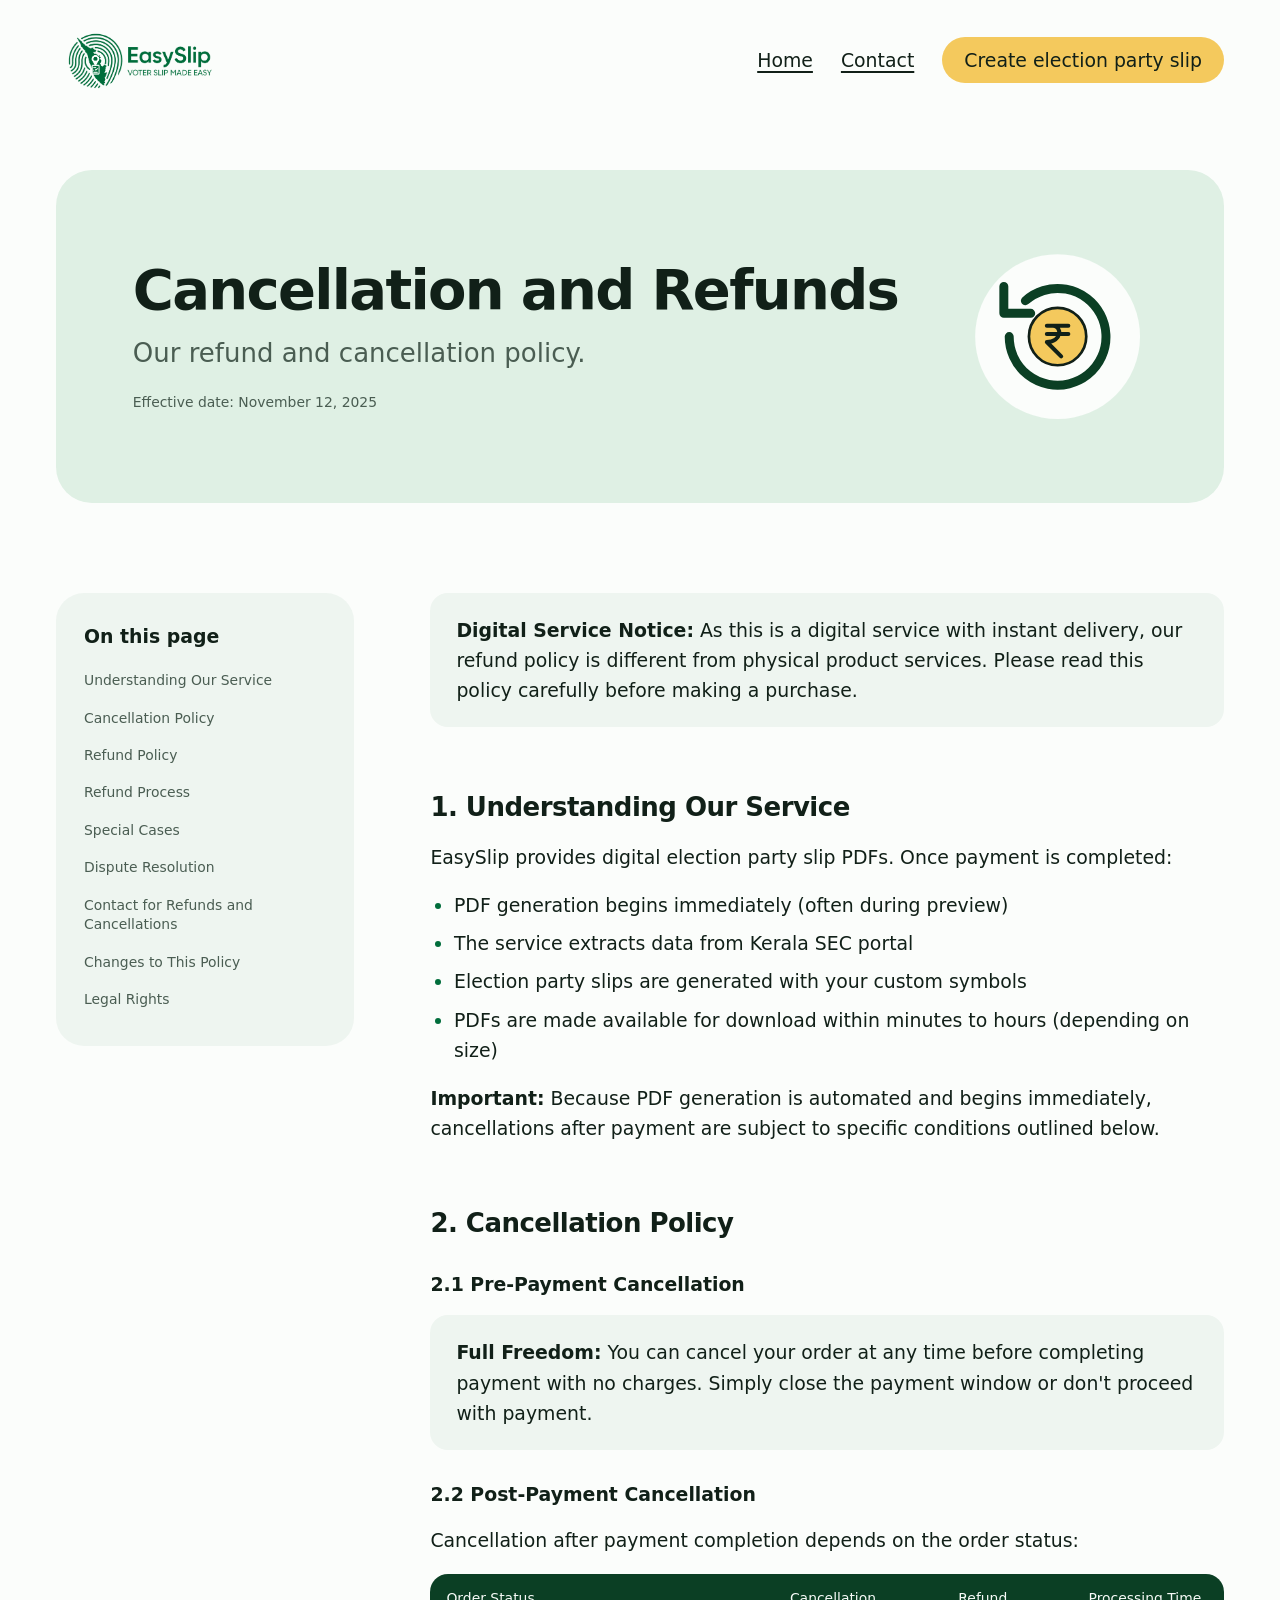
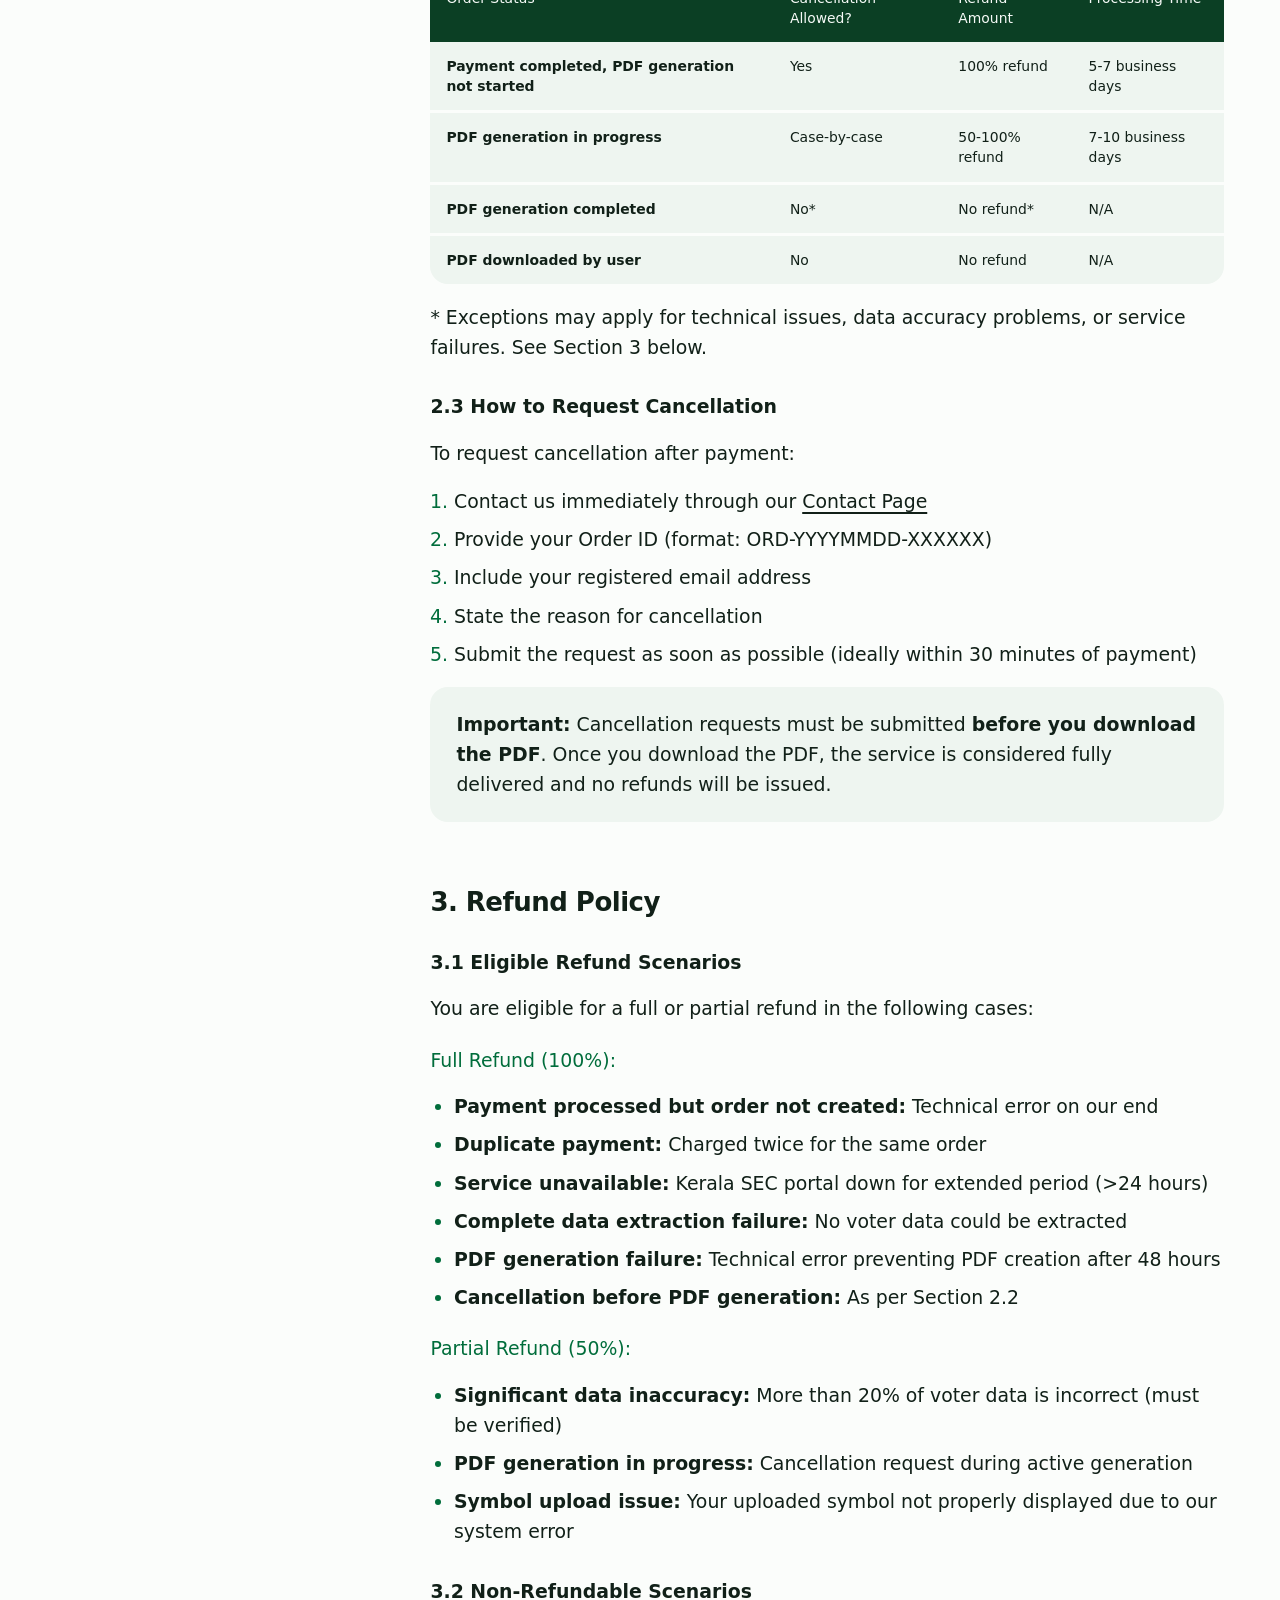
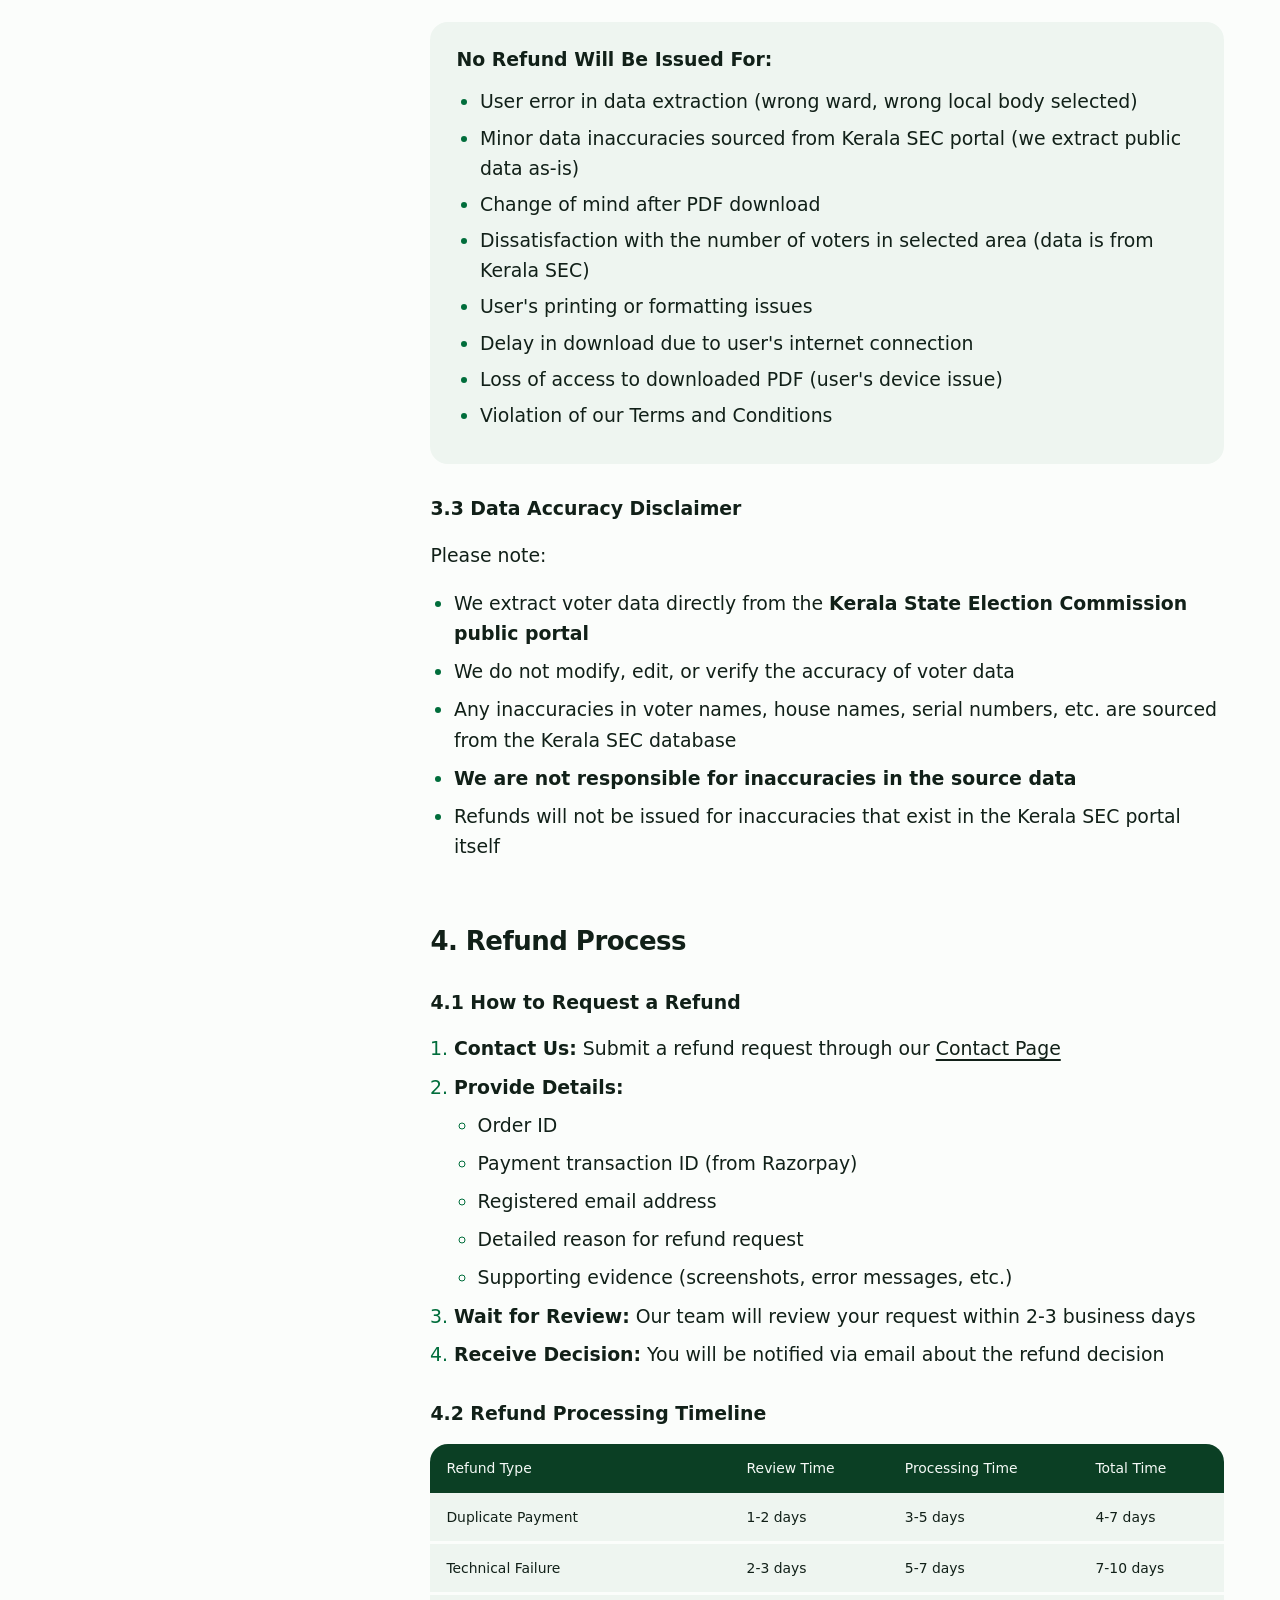
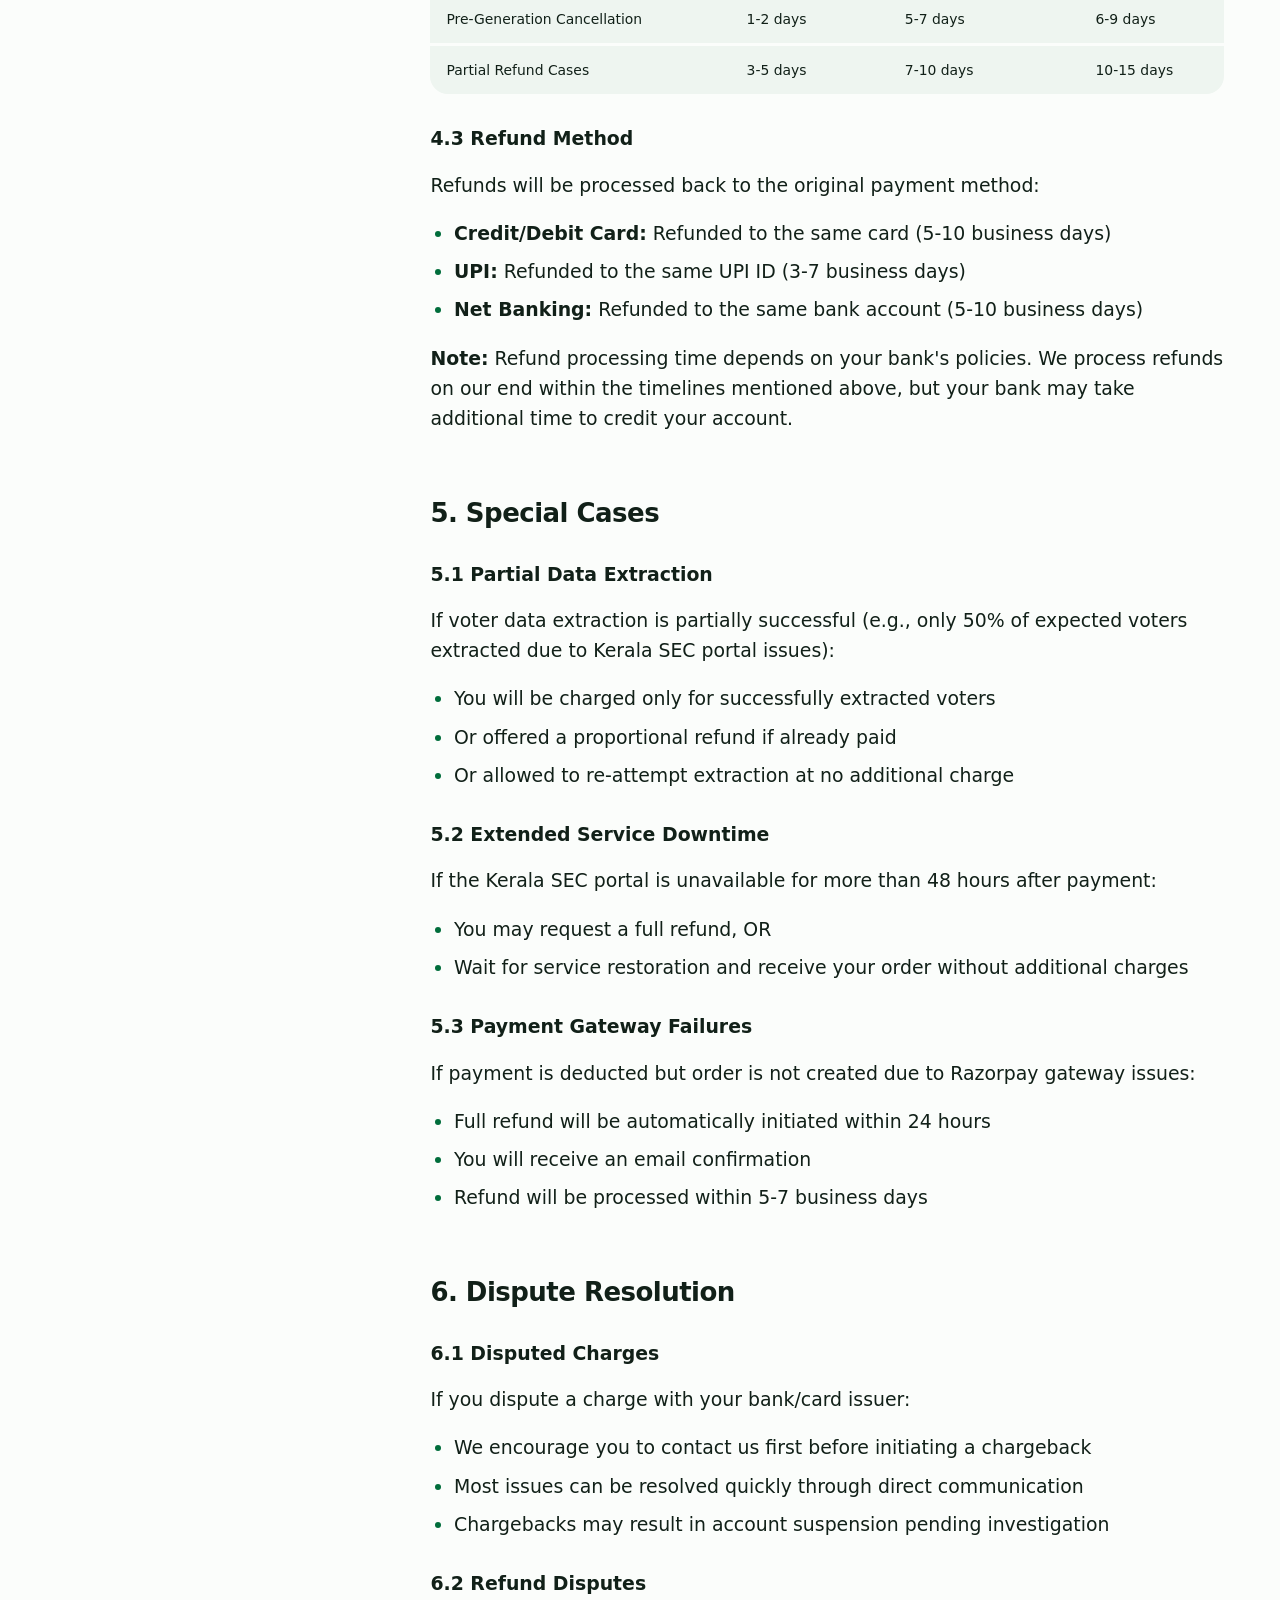
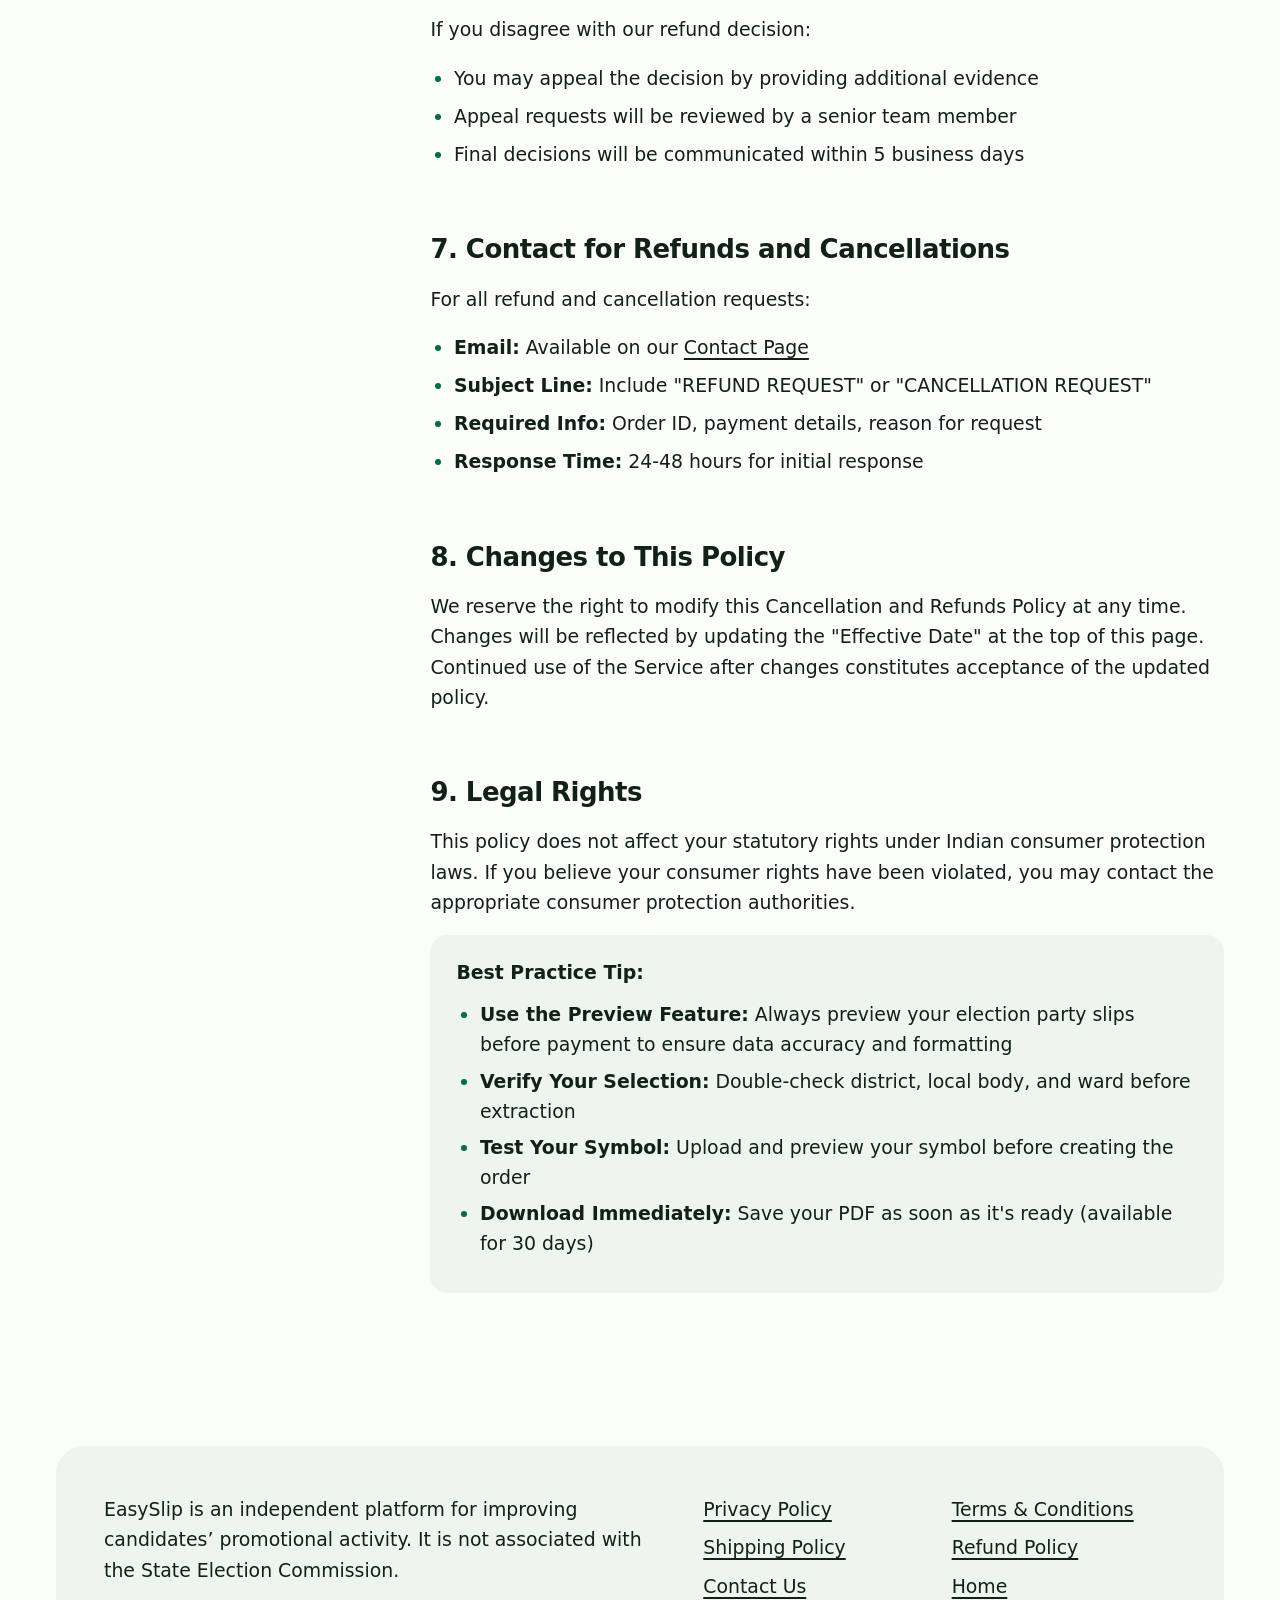
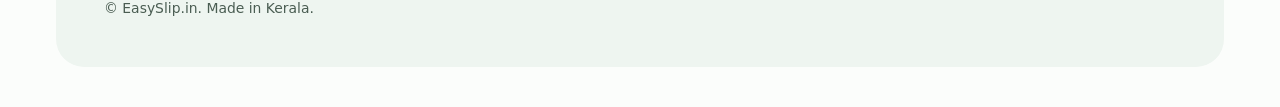
<file: refund-policy.html>
<!DOCTYPE html>
<html lang="en">
<head>
    <meta charset="UTF-8" />
    <meta name="viewport" content="width=device-width, initial-scale=1.0" />
    <meta name="theme-color" content="#fbfdfb" />
    <title>Cancellation and Refunds | EasySlip</title>
    <meta name="description" content="EasySlip cancellation and refund policy for digital election party slip orders." />
    <meta name="robots" content="index, follow" />
    <link rel="canonical" href="https://www.easyslip.in/refund-policy.html" />
    <meta property="og:type" content="website" />
    <meta property="og:site_name" content="EasySlip" />
    <meta property="og:title" content="Cancellation and Refunds | EasySlip" />
    <meta property="og:description" content="EasySlip cancellation and refund policy for digital election party slip orders." />
    <meta property="og:url" content="https://www.easyslip.in/refund-policy.html" />
    <meta property="og:image" content="https://www.easyslip.in/favicon/og.jpeg" />

    <link rel="apple-touch-icon" sizes="180x180" href="/favicon/apple-touch-icon.png" />
    <link rel="icon" type="image/png" sizes="32x32" href="/favicon/favicon-32x32.png" />
    <link rel="icon" type="image/png" sizes="16x16" href="/favicon/favicon-16x16.png" />

    <!-- Google tag (gtag.js) -->
    <script async src="https://www.googletagmanager.com/gtag/js?id=G-G0M40G1DK1"></script>
    <script>
        window.dataLayer = window.dataLayer || [];
        function gtag(){dataLayer.push(arguments);}
        gtag('js', new Date());
        gtag('config', 'G-G0M40G1DK1');
    </script>

    <link rel="preconnect" href="https://api.fontshare.com" />
    <link rel="preconnect" href="https://cdn.fontshare.com" crossorigin />
    <link href="https://api.fontshare.com/v2/css?f[]=general-sans@400,500,600&display=swap" rel="stylesheet" />
    <link rel="stylesheet" href="pages.css" />
</head>
<body>
    <a class="skip" href="#main">Skip to content</a>
    <header class="wrap nav">
        <a href="index.html" aria-label="EasySlip home" translate="no"><img src="logo-dark.png" width="985" height="418" alt="EasySlip: election party slip made easy" fetchpriority="high" /></a>
        <nav aria-label="Main">
            <ul>
                <li class="nav-opt"><a class="link" href="index.html">Home</a></li>
                <li class="nav-opt"><a class="link" href="contact.html">Contact</a></li>
                <li><a class="btn" href="currently-unavailable.html">Create election party slip</a></li>
            </ul>
        </nav>
    </header>

    <main id="main" class="wrap">
        <div class="head">
            <div>
                <h1>Cancellation and Refunds</h1>
                <p class="lead">Our refund and cancellation policy.</p>
                <p class="date">Effective date: November 12, 2025</p>
            </div>
            <svg viewBox="0 0 200 200" aria-hidden="true" focusable="false"><circle cx="100" cy="100" r="92" fill="#fbfdfb"/><path d="M46 100a54 54 0 1 0 18-40" fill="none" stroke="#0b3f24" stroke-width="10" stroke-linecap="round"/><path d="M40 44v30h30" fill="none" stroke="#0b3f24" stroke-width="10" stroke-linecap="round" stroke-linejoin="round"/><circle cx="100" cy="100" r="32" fill="#f4c95d" stroke="#112018" stroke-width="3"/><path d="M88 88h24M88 97h24M95 88c10 0 10 18-7 18l16 16" fill="none" stroke="#112018" stroke-width="4.500" stroke-linecap="round" stroke-linejoin="round"/></svg>
        </div>
        <div class="doc">
            <nav class="toc" aria-label="On this page">
                <h2>On this page</h2>
                <ol>
                    <li><a href="#1-understanding-our-service">Understanding Our Service</a></li>
                    <li><a href="#2-cancellation-policy">Cancellation Policy</a></li>
                    <li><a href="#3-refund-policy">Refund Policy</a></li>
                    <li><a href="#4-refund-process">Refund Process</a></li>
                    <li><a href="#5-special-cases">Special Cases</a></li>
                    <li><a href="#6-dispute-resolution">Dispute Resolution</a></li>
                    <li><a href="#7-contact-for-refunds-and-cancellations">Contact for Refunds and Cancellations</a></li>
                    <li><a href="#8-changes-to-this-policy">Changes to This Policy</a></li>
                    <li><a href="#9-legal-rights">Legal Rights</a></li>
                </ol>
            </nav>
            <article class="prose">

<div class="note"><p><strong> Digital Service Notice:</strong> As this is a digital service with instant delivery, our refund policy is different from physical product services. Please read this policy carefully before making a purchase.</p></div>
<h2 id="1-understanding-our-service">1. Understanding Our Service</h2>
<p>EasySlip provides digital election party slip PDFs. Once payment is completed:</p>
<ul>
<li>PDF generation begins immediately (often during preview)</li>
<li>The service extracts data from Kerala SEC portal</li>
<li>Election party slips are generated with your custom symbols</li>
<li>PDFs are made available for download within minutes to hours (depending on size)</li>
</ul>
<p><strong>Important:</strong> Because PDF generation is automated and begins immediately, cancellations after payment are subject to specific conditions outlined below.</p>
<h2 id="2-cancellation-policy">2. Cancellation Policy</h2>
<h3>2.1 Pre-Payment Cancellation</h3>
<div class="note"><p><strong> Full Freedom:</strong> You can cancel your order at any time before completing payment with no charges. Simply close the payment window or don't proceed with payment.</p></div>
<h3>2.2 Post-Payment Cancellation</h3>
<p>Cancellation after payment completion depends on the order status:</p>
<div class="tablewrap" tabindex="0" role="region" aria-label="Table"><table>
<thead>
<tr>
<th scope="col">Order Status</th>
<th scope="col">Cancellation Allowed?</th>
<th scope="col">Refund Amount</th>
<th scope="col">Processing Time</th>
</tr>
</thead>
<tbody>
<tr>
<td><strong>Payment completed, PDF generation not started</strong></td>
<td>Yes</td>
<td>100% refund</td>
<td>5-7 business days</td>
</tr>
<tr>
<td><strong>PDF generation in progress</strong></td>
<td> Case-by-case</td>
<td>50-100% refund</td>
<td>7-10 business days</td>
</tr>
<tr>
<td><strong>PDF generation completed</strong></td>
<td>No*</td>
<td>No refund*</td>
<td>N/A</td>
</tr>
<tr>
<td><strong>PDF downloaded by user</strong></td>
<td>No</td>
<td>No refund</td>
<td>N/A</td>
</tr>
</tbody>
</table></div>
<p>* Exceptions may apply for technical issues, data accuracy problems, or service failures. See Section 3 below.</p>
<h3>2.3 How to Request Cancellation</h3>
<p>To request cancellation after payment:</p>
<ol>
<li>Contact us immediately through our <a href="contact.html">Contact Page</a></li>
<li>Provide your Order ID (format: ORD-YYYYMMDD-XXXXXX)</li>
<li>Include your registered email address</li>
<li>State the reason for cancellation</li>
<li>Submit the request as soon as possible (ideally within 30 minutes of payment)</li>
</ol>
<div class="note"><p><strong> Important:</strong> Cancellation requests must be submitted <strong>before you download the PDF</strong>. Once you download the PDF, the service is considered fully delivered and no refunds will be issued.</p></div>
<h2 id="3-refund-policy">3. Refund Policy</h2>
<h3>3.1 Eligible Refund Scenarios</h3>
<p>You are eligible for a full or partial refund in the following cases:</p>
<h4>Full Refund (100%):</h4>
<ul>
<li><strong>Payment processed but order not created:</strong> Technical error on our end</li>
<li><strong>Duplicate payment:</strong> Charged twice for the same order</li>
<li><strong>Service unavailable:</strong> Kerala SEC portal down for extended period (&gt;24 hours)</li>
<li><strong>Complete data extraction failure:</strong> No voter data could be extracted</li>
<li><strong>PDF generation failure:</strong> Technical error preventing PDF creation after 48 hours</li>
<li><strong>Cancellation before PDF generation:</strong> As per Section 2.2</li>
</ul>
<h4>Partial Refund (50%):</h4>
<ul>
<li><strong>Significant data inaccuracy:</strong> More than 20% of voter data is incorrect (must be verified)</li>
<li><strong>PDF generation in progress:</strong> Cancellation request during active generation</li>
<li><strong>Symbol upload issue:</strong> Your uploaded symbol not properly displayed due to our system error</li>
</ul>
<h3>3.2 Non-Refundable Scenarios</h3>
<div class="note"><p><strong> No Refund Will Be Issued For:</strong>
<ul>
<li>User error in data extraction (wrong ward, wrong local body selected)</li>
<li>Minor data inaccuracies sourced from Kerala SEC portal (we extract public data as-is)</li>
<li>Change of mind after PDF download</li>
<li>Dissatisfaction with the number of voters in selected area (data is from Kerala SEC)</li>
<li>User's printing or formatting issues</li>
<li>Delay in download due to user's internet connection</li>
<li>Loss of access to downloaded PDF (user's device issue)</li>
<li>Violation of our Terms and Conditions</li>
</ul></p></div>
<h3>3.3 Data Accuracy Disclaimer</h3>
<p>Please note:</p>
<ul>
<li>We extract voter data directly from the <strong>Kerala State Election Commission public portal</strong></li>
<li>We do not modify, edit, or verify the accuracy of voter data</li>
<li>Any inaccuracies in voter names, house names, serial numbers, etc. are sourced from the Kerala SEC database</li>
<li><strong>We are not responsible for inaccuracies in the source data</strong></li>
<li>Refunds will not be issued for inaccuracies that exist in the Kerala SEC portal itself</li>
</ul>
<h2 id="4-refund-process">4. Refund Process</h2>
<h3>4.1 How to Request a Refund</h3>
<ol>
<li><strong>Contact Us:</strong> Submit a refund request through our <a href="contact.html">Contact Page</a></li>
<li><strong>Provide Details:</strong>
<ul>
<li>Order ID</li>
<li>Payment transaction ID (from Razorpay)</li>
<li>Registered email address</li>
<li>Detailed reason for refund request</li>
<li>Supporting evidence (screenshots, error messages, etc.)</li>
</ul>
</li>
<li><strong>Wait for Review:</strong> Our team will review your request within 2-3 business days</li>
<li><strong>Receive Decision:</strong> You will be notified via email about the refund decision</li>
</ol>
<h3>4.2 Refund Processing Timeline</h3>
<div class="tablewrap" tabindex="0" role="region" aria-label="Table"><table>
<thead>
<tr>
<th scope="col">Refund Type</th>
<th scope="col">Review Time</th>
<th scope="col">Processing Time</th>
<th scope="col">Total Time</th>
</tr>
</thead>
<tbody>
<tr>
<td>Duplicate Payment</td>
<td>1-2 days</td>
<td>3-5 days</td>
<td>4-7 days</td>
</tr>
<tr>
<td>Technical Failure</td>
<td>2-3 days</td>
<td>5-7 days</td>
<td>7-10 days</td>
</tr>
<tr>
<td>Pre-Generation Cancellation</td>
<td>1-2 days</td>
<td>5-7 days</td>
<td>6-9 days</td>
</tr>
<tr>
<td>Partial Refund Cases</td>
<td>3-5 days</td>
<td>7-10 days</td>
<td>10-15 days</td>
</tr>
</tbody>
</table></div>
<h3>4.3 Refund Method</h3>
<p>Refunds will be processed back to the original payment method:</p>
<ul>
<li><strong>Credit/Debit Card:</strong> Refunded to the same card (5-10 business days)</li>
<li><strong>UPI:</strong> Refunded to the same UPI ID (3-7 business days)</li>
<li><strong>Net Banking:</strong> Refunded to the same bank account (5-10 business days)</li>
</ul>
<p><strong>Note:</strong> Refund processing time depends on your bank's policies. We process refunds on our end within the timelines mentioned above, but your bank may take additional time to credit your account.</p>
<h2 id="5-special-cases">5. Special Cases</h2>
<h3>5.1 Partial Data Extraction</h3>
<p>If voter data extraction is partially successful (e.g., only 50% of expected voters extracted due to Kerala SEC portal issues):</p>
<ul>
<li>You will be charged only for successfully extracted voters</li>
<li>Or offered a proportional refund if already paid</li>
<li>Or allowed to re-attempt extraction at no additional charge</li>
</ul>
<h3>5.2 Extended Service Downtime</h3>
<p>If the Kerala SEC portal is unavailable for more than 48 hours after payment:</p>
<ul>
<li>You may request a full refund, OR</li>
<li>Wait for service restoration and receive your order without additional charges</li>
</ul>
<h3>5.3 Payment Gateway Failures</h3>
<p>If payment is deducted but order is not created due to Razorpay gateway issues:</p>
<ul>
<li>Full refund will be automatically initiated within 24 hours</li>
<li>You will receive an email confirmation</li>
<li>Refund will be processed within 5-7 business days</li>
</ul>
<h2 id="6-dispute-resolution">6. Dispute Resolution</h2>
<h3>6.1 Disputed Charges</h3>
<p>If you dispute a charge with your bank/card issuer:</p>
<ul>
<li>We encourage you to contact us first before initiating a chargeback</li>
<li>Most issues can be resolved quickly through direct communication</li>
<li>Chargebacks may result in account suspension pending investigation</li>
</ul>
<h3>6.2 Refund Disputes</h3>
<p>If you disagree with our refund decision:</p>
<ul>
<li>You may appeal the decision by providing additional evidence</li>
<li>Appeal requests will be reviewed by a senior team member</li>
<li>Final decisions will be communicated within 5 business days</li>
</ul>
<h2 id="7-contact-for-refunds-and-cancellations">7. Contact for Refunds and Cancellations</h2>
<p>For all refund and cancellation requests:</p>
<ul>
<li><strong>Email:</strong> Available on our <a href="contact.html">Contact Page</a></li>
<li><strong>Subject Line:</strong> Include "REFUND REQUEST" or "CANCELLATION REQUEST"</li>
<li><strong>Required Info:</strong> Order ID, payment details, reason for request</li>
<li><strong>Response Time:</strong> 24-48 hours for initial response</li>
</ul>
<h2 id="8-changes-to-this-policy">8. Changes to This Policy</h2>
<p>We reserve the right to modify this Cancellation and Refunds Policy at any time. Changes will be reflected by updating the "Effective Date" at the top of this page. Continued use of the Service after changes constitutes acceptance of the updated policy.</p>
<h2 id="9-legal-rights">9. Legal Rights</h2>
<p>This policy does not affect your statutory rights under Indian consumer protection laws. If you believe your consumer rights have been violated, you may contact the appropriate consumer protection authorities.</p>
<div class="note"><p><strong> Best Practice Tip:</strong>
<ul>
<li><strong>Use the Preview Feature:</strong> Always preview your election party slips before payment to ensure data accuracy and formatting</li>
<li><strong>Verify Your Selection:</strong> Double-check district, local body, and ward before extraction</li>
<li><strong>Test Your Symbol:</strong> Upload and preview your symbol before creating the order</li>
<li><strong>Download Immediately:</strong> Save your PDF as soon as it's ready (available for 30 days)</li>
</ul></p></div>

            </article>
        </div>
    </main>

    <footer class="wrap">
        <div class="foot">
            <div>
                <p>EasySlip is an independent platform for improving candidates&rsquo; promotional activity. It is not associated with the State Election Commission.</p>
                <p class="small">&copy; EasySlip.in. Made in Kerala.</p>
            </div>
            <nav aria-label="Policies">
                <ul>
                    <li><a class="link" href="privacy-policy.html">Privacy Policy</a></li>
                    <li><a class="link" href="terms-and-conditions.html">Terms &amp; Conditions</a></li>
                    <li><a class="link" href="shipping-policy.html">Shipping Policy</a></li>
                    <li><a class="link" href="refund-policy.html">Refund Policy</a></li>
                    <li><a class="link" href="contact.html">Contact Us</a></li>
                    <li><a class="link" href="index.html">Home</a></li>
                </ul>
            </nav>
        </div>
    </footer>
</body>
</html>
</file>
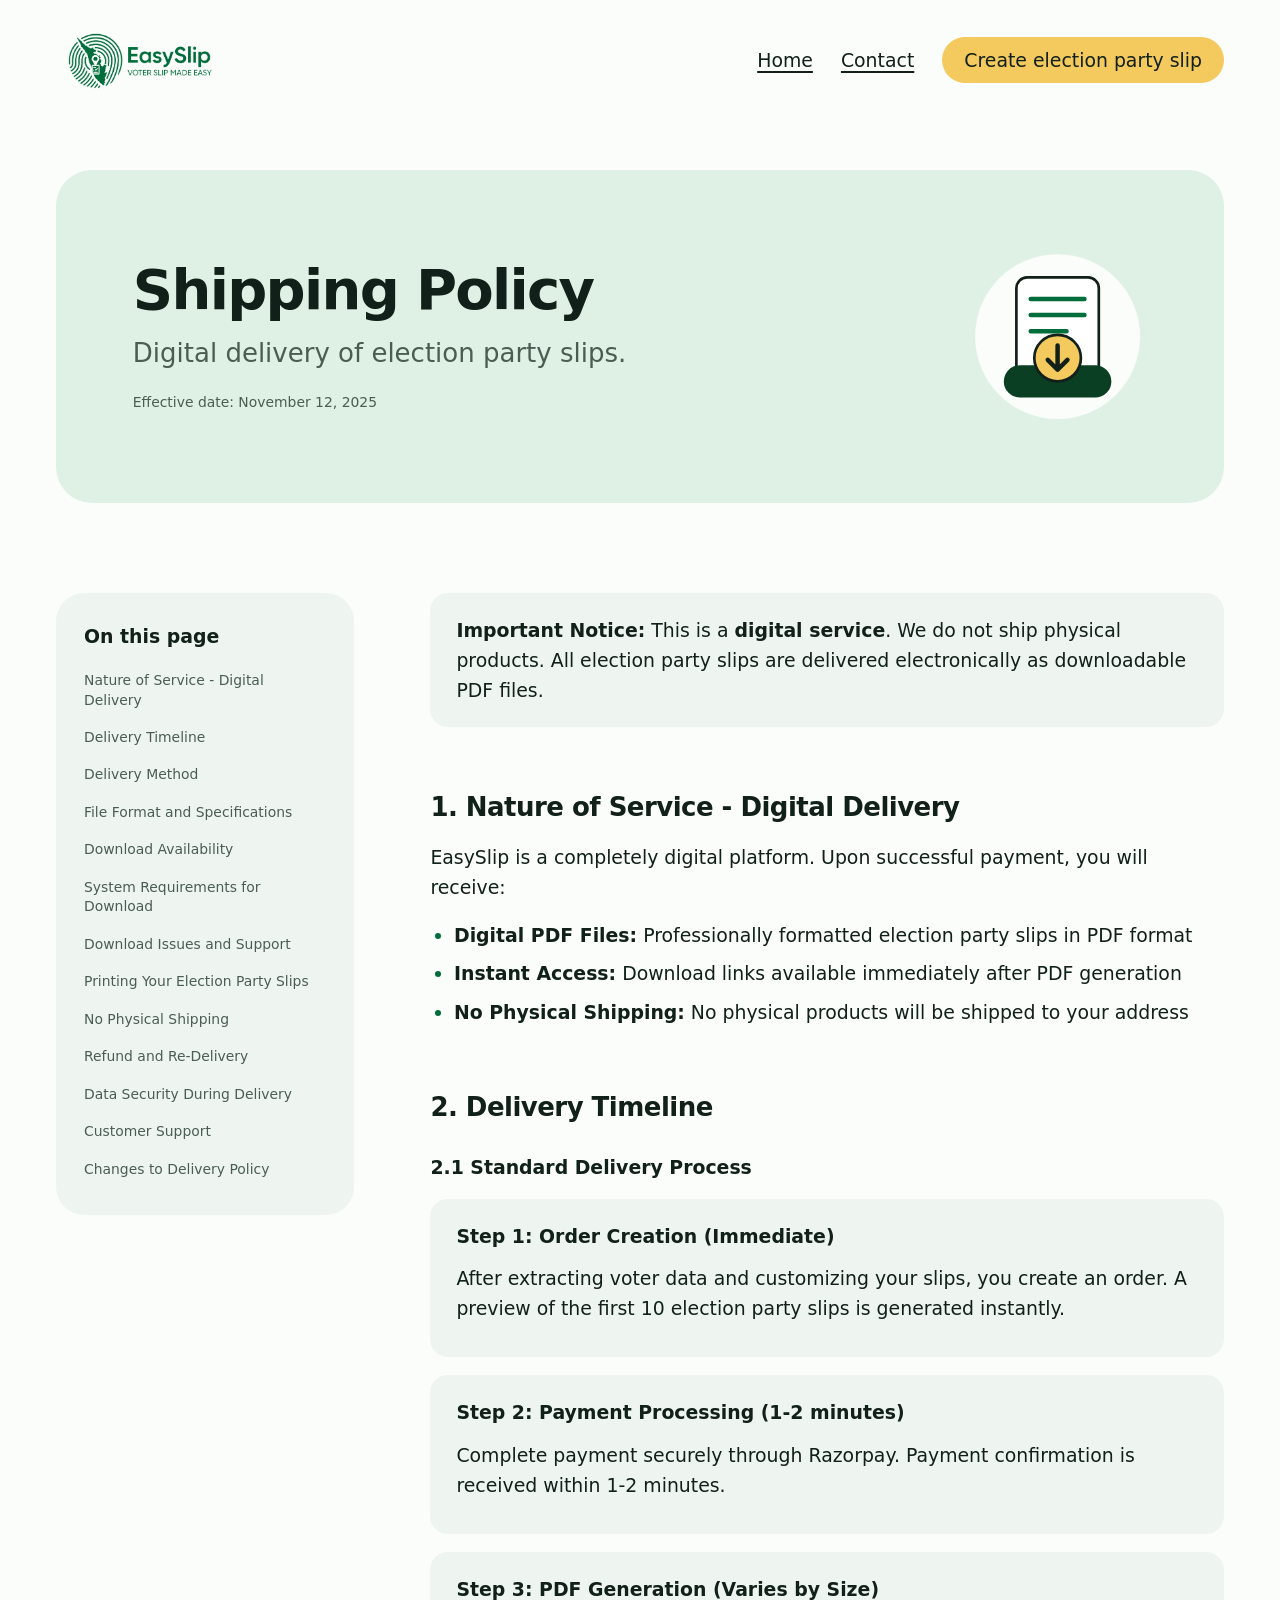
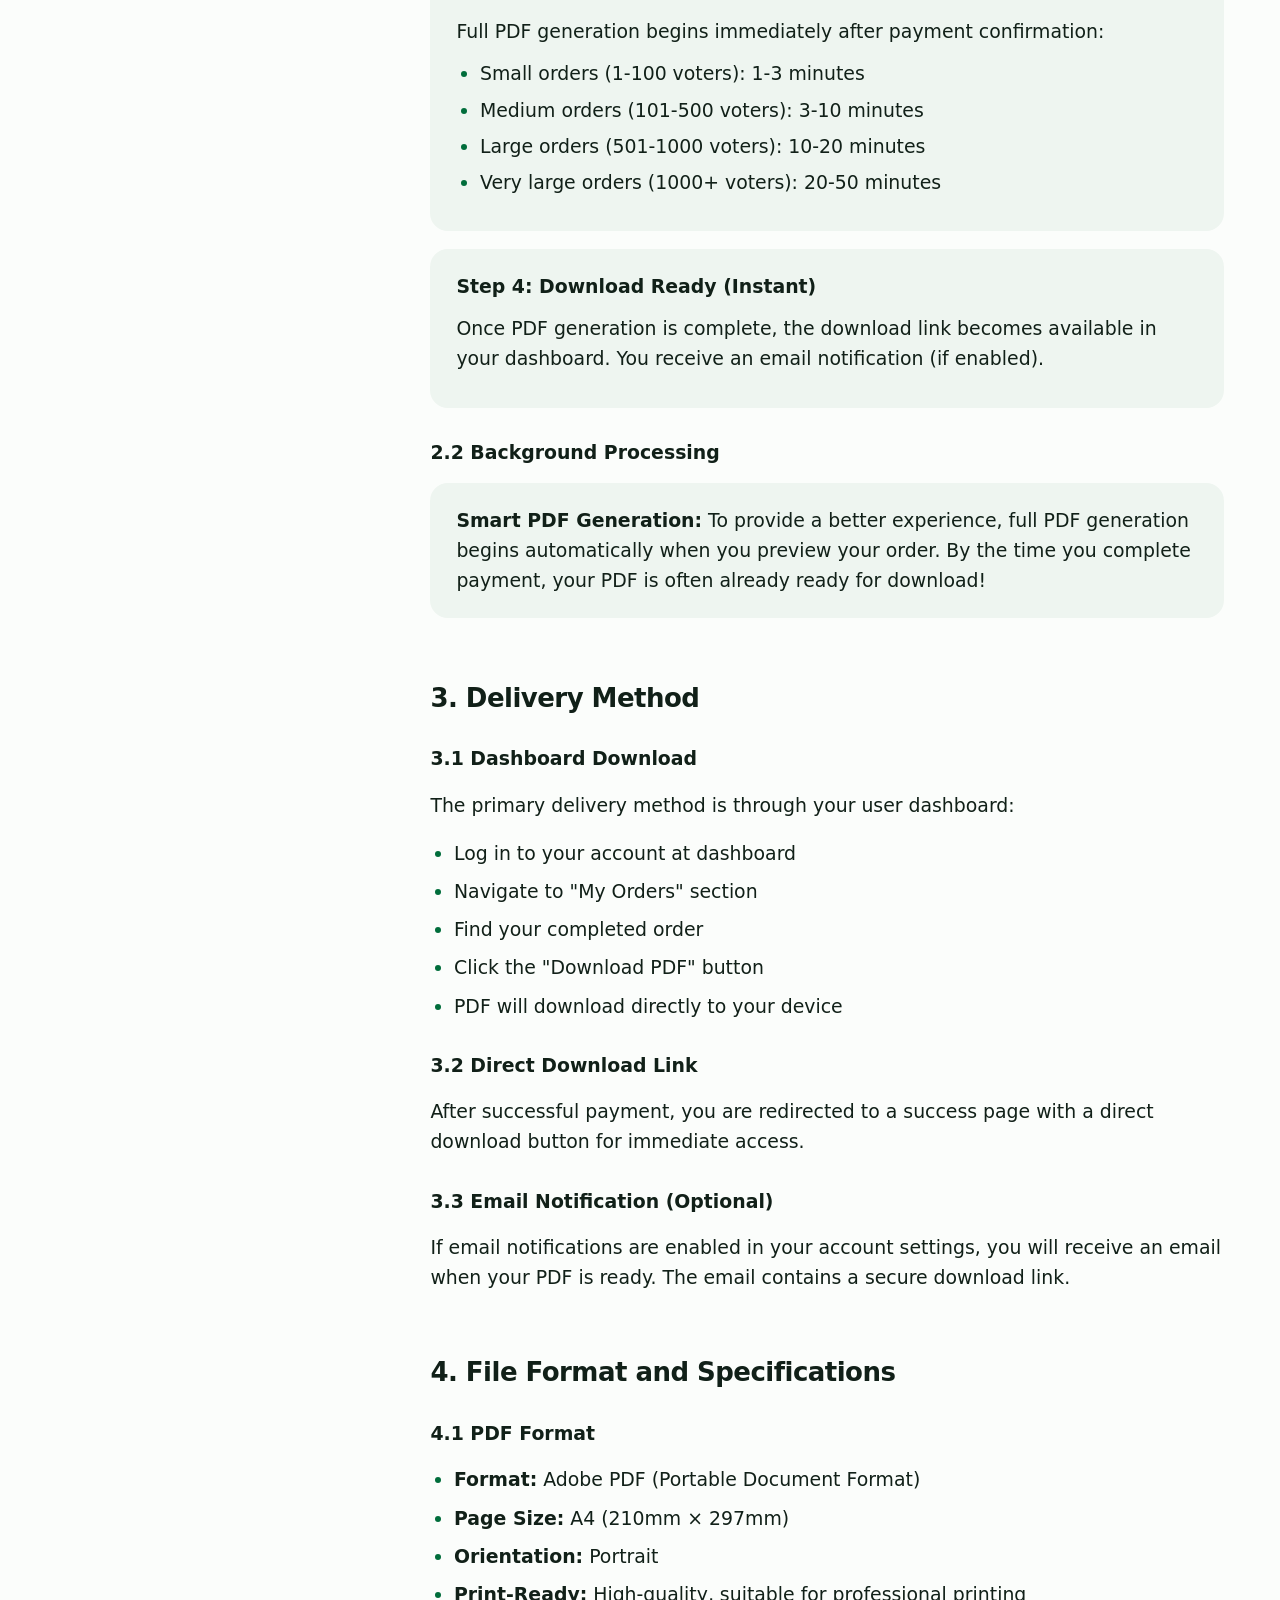
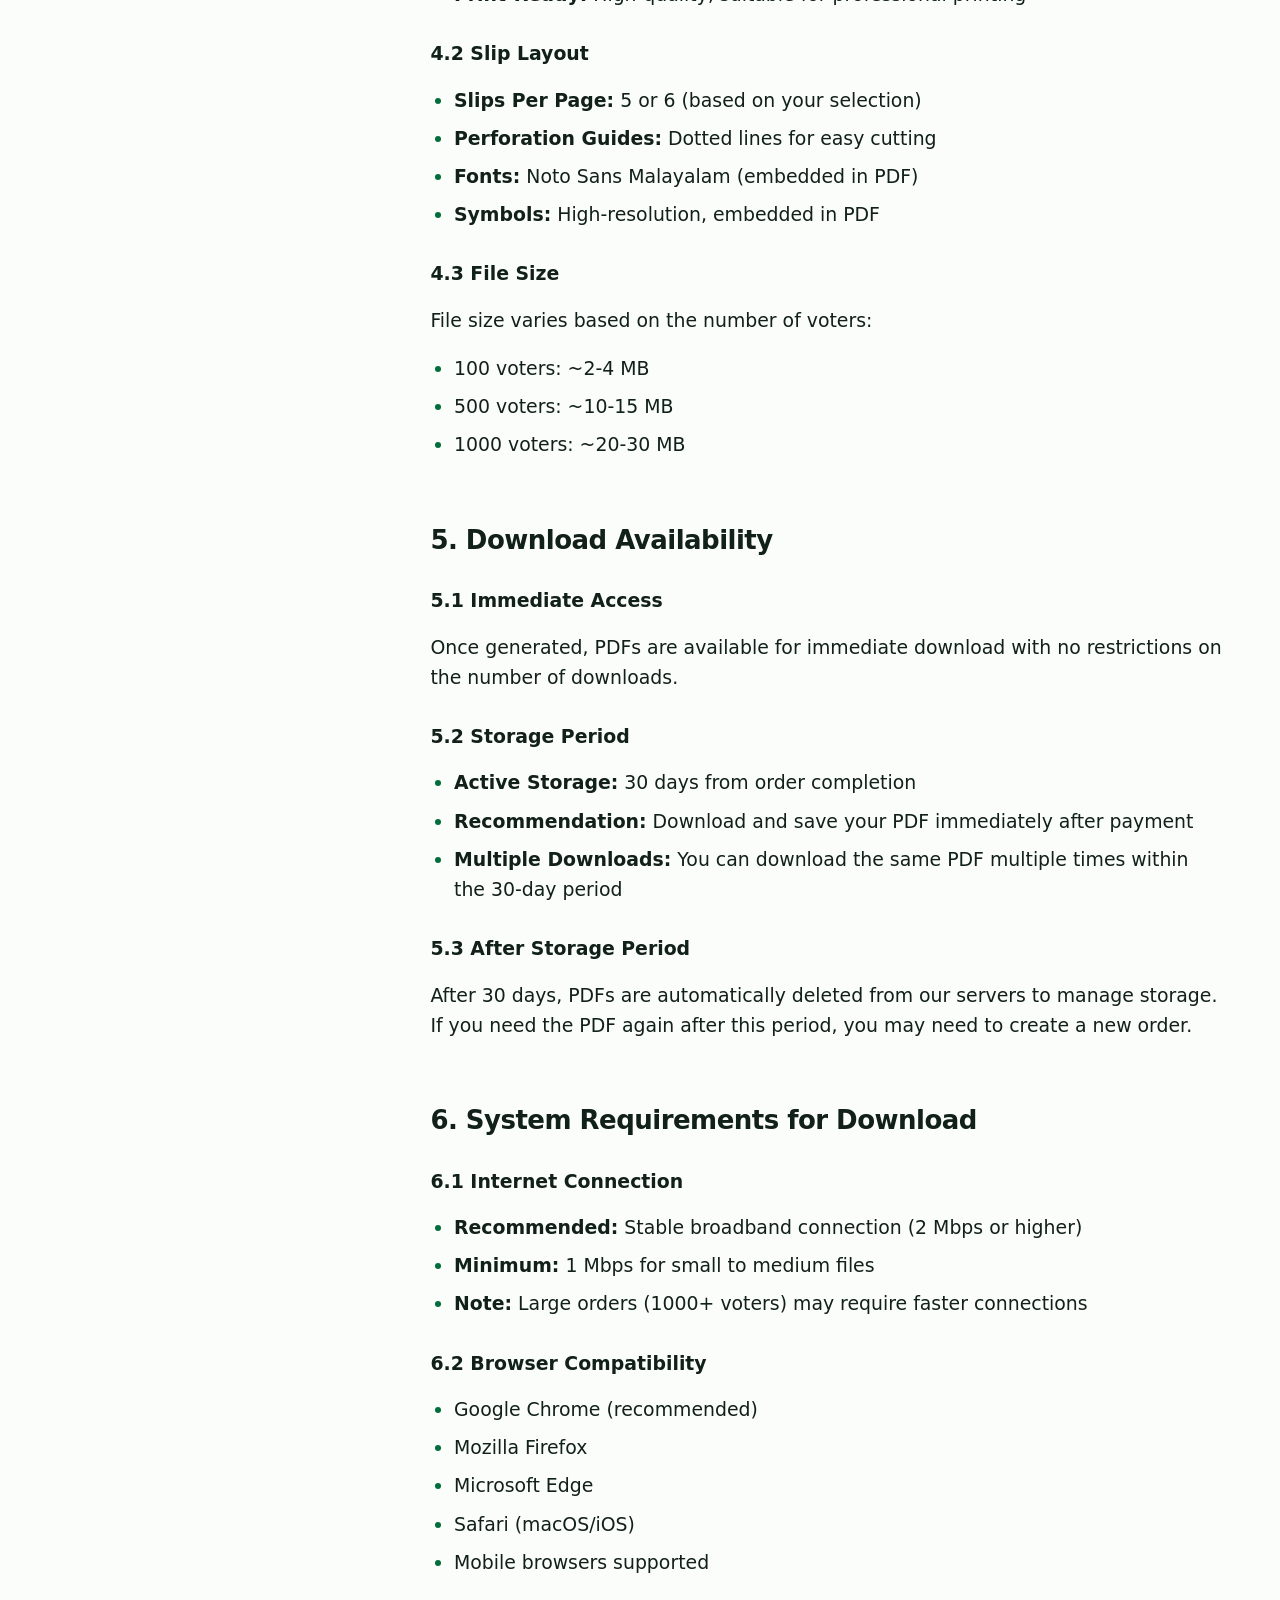
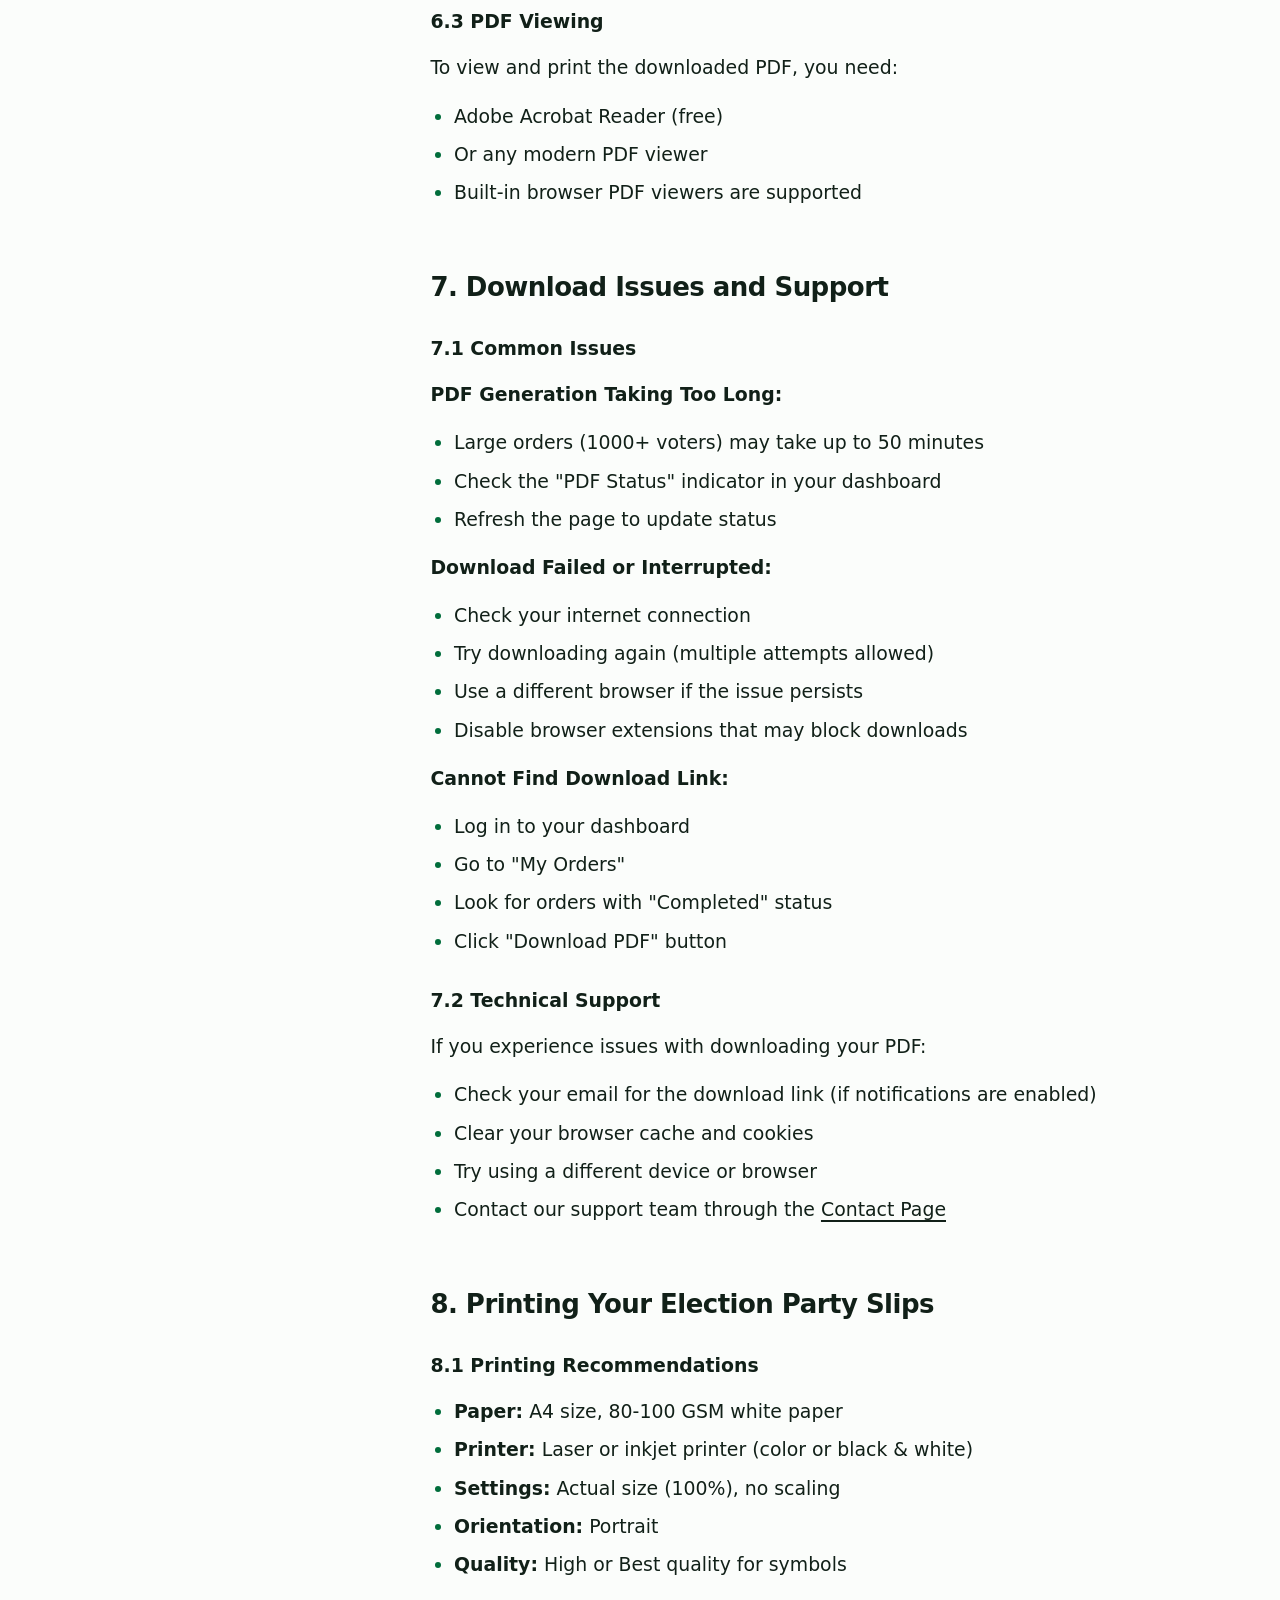
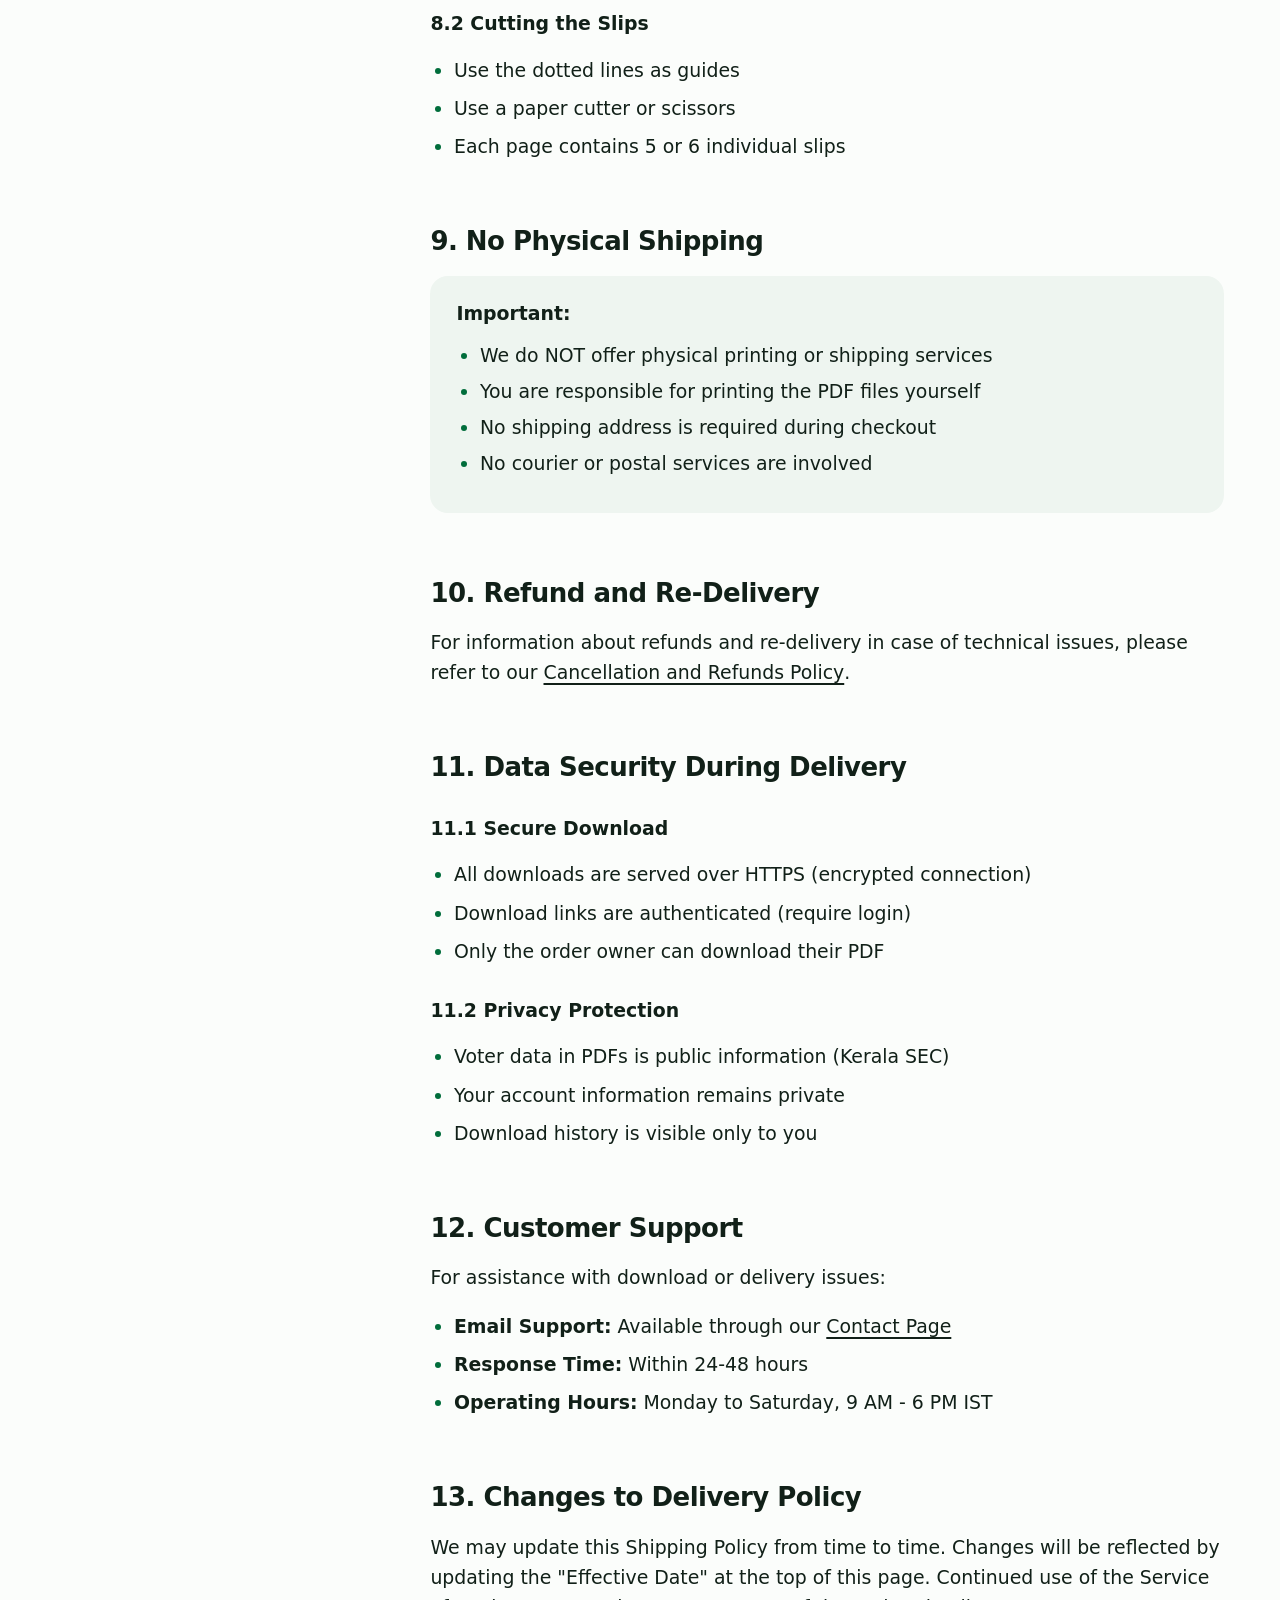
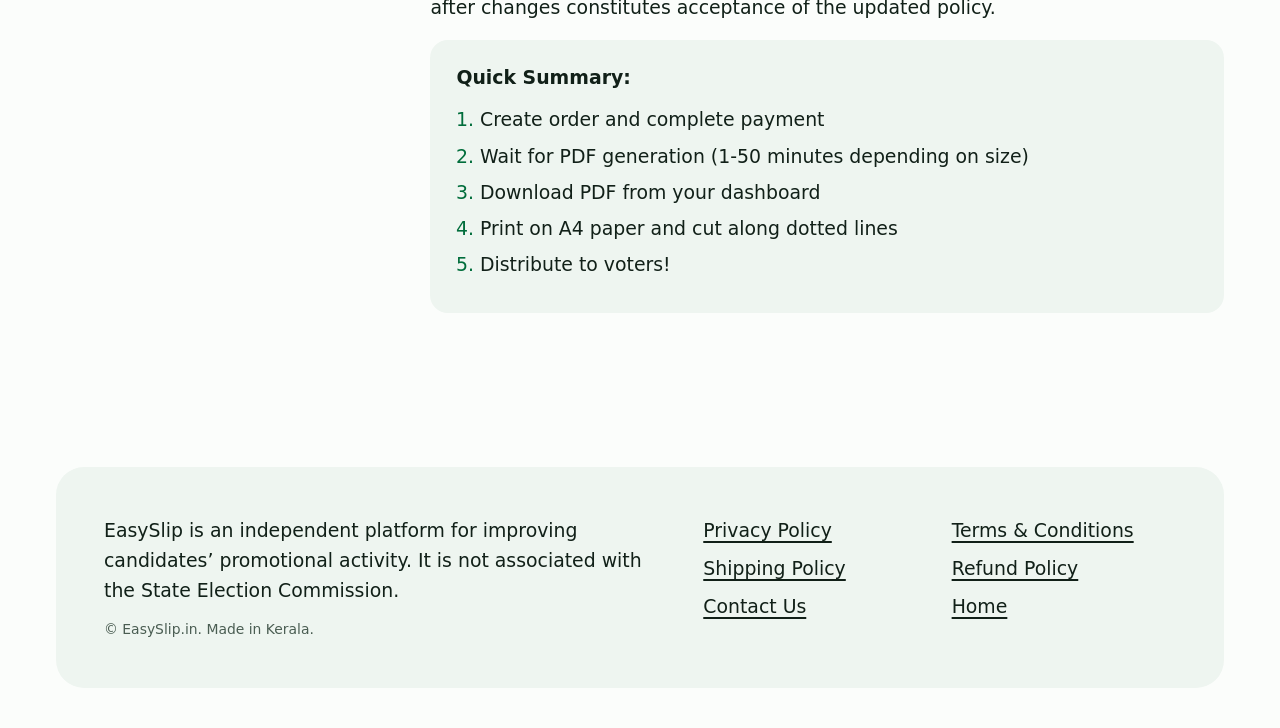
<file: shipping-policy.html>
<!DOCTYPE html>
<html lang="en">
<head>
    <meta charset="UTF-8" />
    <meta name="viewport" content="width=device-width, initial-scale=1.0" />
    <meta name="theme-color" content="#fbfdfb" />
    <title>Shipping Policy | EasySlip</title>
    <meta name="description" content="EasySlip is a digital service. Election party slips are delivered as downloadable, print-ready PDF files; nothing is shipped." />
    <meta name="robots" content="index, follow" />
    <link rel="canonical" href="https://www.easyslip.in/shipping-policy.html" />
    <meta property="og:type" content="website" />
    <meta property="og:site_name" content="EasySlip" />
    <meta property="og:title" content="Shipping Policy | EasySlip" />
    <meta property="og:description" content="EasySlip is a digital service. Election party slips are delivered as downloadable, print-ready PDF files; nothing is shipped." />
    <meta property="og:url" content="https://www.easyslip.in/shipping-policy.html" />
    <meta property="og:image" content="https://www.easyslip.in/favicon/og.jpeg" />

    <link rel="apple-touch-icon" sizes="180x180" href="/favicon/apple-touch-icon.png" />
    <link rel="icon" type="image/png" sizes="32x32" href="/favicon/favicon-32x32.png" />
    <link rel="icon" type="image/png" sizes="16x16" href="/favicon/favicon-16x16.png" />

    <!-- Google tag (gtag.js) -->
    <script async src="https://www.googletagmanager.com/gtag/js?id=G-G0M40G1DK1"></script>
    <script>
        window.dataLayer = window.dataLayer || [];
        function gtag(){dataLayer.push(arguments);}
        gtag('js', new Date());
        gtag('config', 'G-G0M40G1DK1');
    </script>

    <link rel="preconnect" href="https://api.fontshare.com" />
    <link rel="preconnect" href="https://cdn.fontshare.com" crossorigin />
    <link href="https://api.fontshare.com/v2/css?f[]=general-sans@400,500,600&display=swap" rel="stylesheet" />
    <link rel="stylesheet" href="pages.css" />
</head>
<body>
    <a class="skip" href="#main">Skip to content</a>
    <header class="wrap nav">
        <a href="index.html" aria-label="EasySlip home" translate="no"><img src="logo-dark.png" width="985" height="418" alt="EasySlip: election party slip made easy" fetchpriority="high" /></a>
        <nav aria-label="Main">
            <ul>
                <li class="nav-opt"><a class="link" href="index.html">Home</a></li>
                <li class="nav-opt"><a class="link" href="contact.html">Contact</a></li>
                <li><a class="btn" href="currently-unavailable.html">Create election party slip</a></li>
            </ul>
        </nav>
    </header>

    <main id="main" class="wrap">
        <div class="head">
            <div>
                <h1>Shipping Policy</h1>
                <p class="lead">Digital delivery of election party slips.</p>
                <p class="date">Effective date: November 12, 2025</p>
            </div>
            <svg viewBox="0 0 200 200" aria-hidden="true" focusable="false"><circle cx="100" cy="100" r="92" fill="#fbfdfb"/><rect x="54" y="34" width="92" height="118" rx="12" fill="#fff" stroke="#112018" stroke-width="3"/><path d="M70 58h60M70 76h60M70 94h40" stroke="#006d3b" stroke-width="5" stroke-linecap="round"/><rect x="40" y="132" width="120" height="36" rx="18" fill="#0b3f24"/><circle cx="100" cy="124" r="26" fill="#f4c95d" stroke="#112018" stroke-width="3"/><path d="M100 110v26M89 126l11 11 11-11" fill="none" stroke="#112018" stroke-width="5" stroke-linecap="round" stroke-linejoin="round"/></svg>
        </div>
        <div class="doc">
            <nav class="toc" aria-label="On this page">
                <h2>On this page</h2>
                <ol>
                    <li><a href="#1-nature-of-service-digital-delivery">Nature of Service - Digital Delivery</a></li>
                    <li><a href="#2-delivery-timeline">Delivery Timeline</a></li>
                    <li><a href="#3-delivery-method">Delivery Method</a></li>
                    <li><a href="#4-file-format-and-specifications">File Format and Specifications</a></li>
                    <li><a href="#5-download-availability">Download Availability</a></li>
                    <li><a href="#6-system-requirements-for-download">System Requirements for Download</a></li>
                    <li><a href="#7-download-issues-and-support">Download Issues and Support</a></li>
                    <li><a href="#8-printing-your-voter-slips">Printing Your Election Party Slips</a></li>
                    <li><a href="#9-no-physical-shipping">No Physical Shipping</a></li>
                    <li><a href="#10-refund-and-re-delivery">Refund and Re-Delivery</a></li>
                    <li><a href="#11-data-security-during-delivery">Data Security During Delivery</a></li>
                    <li><a href="#12-customer-support">Customer Support</a></li>
                    <li><a href="#13-changes-to-delivery-policy">Changes to Delivery Policy</a></li>
                </ol>
            </nav>
            <article class="prose">

<div class="note"><p><strong> Important Notice:</strong> This is a <strong>digital service</strong>. We do not ship physical products. All election party slips are delivered electronically as downloadable PDF files.</p></div>
<h2 id="1-nature-of-service-digital-delivery">1. Nature of Service - Digital Delivery</h2>
<p>EasySlip is a completely digital platform. Upon successful payment, you will receive:</p>
<ul>
<li><strong>Digital PDF Files:</strong> Professionally formatted election party slips in PDF format</li>
<li><strong>Instant Access:</strong> Download links available immediately after PDF generation</li>
<li><strong>No Physical Shipping:</strong> No physical products will be shipped to your address</li>
</ul>
<h2 id="2-delivery-timeline">2. Delivery Timeline</h2>
<h3>2.1 Standard Delivery Process</h3>
<div class="note"><p><strong>Step 1: Order Creation (Immediate)</strong>
<p>After extracting voter data and customizing your slips, you create an order. A preview of the first 10 election party slips is generated instantly.</p></p></div>
<div class="note"><p><strong>Step 2: Payment Processing (1-2 minutes)</strong>
<p>Complete payment securely through Razorpay. Payment confirmation is received within 1-2 minutes.</p></p></div>
<div class="note"><p><strong>Step 3: PDF Generation (Varies by Size)</strong>
<p>Full PDF generation begins immediately after payment confirmation:</p>
<ul>
<li>Small orders (1-100 voters): 1-3 minutes</li>
<li>Medium orders (101-500 voters): 3-10 minutes</li>
<li>Large orders (501-1000 voters): 10-20 minutes</li>
<li>Very large orders (1000+ voters): 20-50 minutes</li>
</ul></p></div>
<div class="note"><p><strong>Step 4: Download Ready (Instant)</strong>
<p>Once PDF generation is complete, the download link becomes available in your dashboard. You receive an email notification (if enabled).</p></p></div>
<h3>2.2 Background Processing</h3>
<div class="note"><p><strong> Smart PDF Generation:</strong> To provide a better experience, full PDF generation begins automatically when you preview your order. By the time you complete payment, your PDF is often already ready for download!</p></div>
<h2 id="3-delivery-method">3. Delivery Method</h2>
<h3>3.1 Dashboard Download</h3>
<p>The primary delivery method is through your user dashboard:</p>
<ul>
<li>Log in to your account at dashboard</li>
<li>Navigate to "My Orders" section</li>
<li>Find your completed order</li>
<li>Click the "Download PDF" button</li>
<li>PDF will download directly to your device</li>
</ul>
<h3>3.2 Direct Download Link</h3>
<p>After successful payment, you are redirected to a success page with a direct download button for immediate access.</p>
<h3>3.3 Email Notification (Optional)</h3>
<p>If email notifications are enabled in your account settings, you will receive an email when your PDF is ready. The email contains a secure download link.</p>
<h2 id="4-file-format-and-specifications">4. File Format and Specifications</h2>
<h3>4.1 PDF Format</h3>
<ul>
<li><strong>Format:</strong> Adobe PDF (Portable Document Format)</li>
<li><strong>Page Size:</strong> A4 (210mm × 297mm)</li>
<li><strong>Orientation:</strong> Portrait</li>
<li><strong>Print-Ready:</strong> High-quality, suitable for professional printing</li>
</ul>
<h3>4.2 Slip Layout</h3>
<ul>
<li><strong>Slips Per Page:</strong> 5 or 6 (based on your selection)</li>
<li><strong>Perforation Guides:</strong> Dotted lines for easy cutting</li>
<li><strong>Fonts:</strong> Noto Sans Malayalam (embedded in PDF)</li>
<li><strong>Symbols:</strong> High-resolution, embedded in PDF</li>
</ul>
<h3>4.3 File Size</h3>
<p>File size varies based on the number of voters:</p>
<ul>
<li>100 voters: ~2-4 MB</li>
<li>500 voters: ~10-15 MB</li>
<li>1000 voters: ~20-30 MB</li>
</ul>
<h2 id="5-download-availability">5. Download Availability</h2>
<h3>5.1 Immediate Access</h3>
<p>Once generated, PDFs are available for immediate download with no restrictions on the number of downloads.</p>
<h3>5.2 Storage Period</h3>
<ul>
<li><strong>Active Storage:</strong> 30 days from order completion</li>
<li><strong>Recommendation:</strong> Download and save your PDF immediately after payment</li>
<li><strong>Multiple Downloads:</strong> You can download the same PDF multiple times within the 30-day period</li>
</ul>
<h3>5.3 After Storage Period</h3>
<p>After 30 days, PDFs are automatically deleted from our servers to manage storage. If you need the PDF again after this period, you may need to create a new order.</p>
<h2 id="6-system-requirements-for-download">6. System Requirements for Download</h2>
<h3>6.1 Internet Connection</h3>
<ul>
<li><strong>Recommended:</strong> Stable broadband connection (2 Mbps or higher)</li>
<li><strong>Minimum:</strong> 1 Mbps for small to medium files</li>
<li><strong>Note:</strong> Large orders (1000+ voters) may require faster connections</li>
</ul>
<h3>6.2 Browser Compatibility</h3>
<ul>
<li>Google Chrome (recommended)</li>
<li>Mozilla Firefox</li>
<li>Microsoft Edge</li>
<li>Safari (macOS/iOS)</li>
<li>Mobile browsers supported</li>
</ul>
<h3>6.3 PDF Viewing</h3>
<p>To view and print the downloaded PDF, you need:</p>
<ul>
<li>Adobe Acrobat Reader (free)</li>
<li>Or any modern PDF viewer</li>
<li>Built-in browser PDF viewers are supported</li>
</ul>
<h2 id="7-download-issues-and-support">7. Download Issues and Support</h2>
<h3>7.1 Common Issues</h3>
<p><strong>PDF Generation Taking Too Long:</strong></p>
<ul>
<li>Large orders (1000+ voters) may take up to 50 minutes</li>
<li>Check the "PDF Status" indicator in your dashboard</li>
<li>Refresh the page to update status</li>
</ul>
<p><strong>Download Failed or Interrupted:</strong></p>
<ul>
<li>Check your internet connection</li>
<li>Try downloading again (multiple attempts allowed)</li>
<li>Use a different browser if the issue persists</li>
<li>Disable browser extensions that may block downloads</li>
</ul>
<p><strong>Cannot Find Download Link:</strong></p>
<ul>
<li>Log in to your dashboard</li>
<li>Go to "My Orders"</li>
<li>Look for orders with "Completed" status</li>
<li>Click "Download PDF" button</li>
</ul>
<h3>7.2 Technical Support</h3>
<p>If you experience issues with downloading your PDF:</p>
<ul>
<li>Check your email for the download link (if notifications are enabled)</li>
<li>Clear your browser cache and cookies</li>
<li>Try using a different device or browser</li>
<li>Contact our support team through the <a href="contact.html">Contact Page</a></li>
</ul>
<h2 id="8-printing-your-voter-slips">8. Printing Your Election Party Slips</h2>
<h3>8.1 Printing Recommendations</h3>
<ul>
<li><strong>Paper:</strong> A4 size, 80-100 GSM white paper</li>
<li><strong>Printer:</strong> Laser or inkjet printer (color or black &amp; white)</li>
<li><strong>Settings:</strong> Actual size (100%), no scaling</li>
<li><strong>Orientation:</strong> Portrait</li>
<li><strong>Quality:</strong> High or Best quality for symbols</li>
</ul>
<h3>8.2 Cutting the Slips</h3>
<ul>
<li>Use the dotted lines as guides</li>
<li>Use a paper cutter or scissors</li>
<li>Each page contains 5 or 6 individual slips</li>
</ul>
<h2 id="9-no-physical-shipping">9. No Physical Shipping</h2>
<div class="note"><p><strong> Important:</strong>
<ul>
<li>We do NOT offer physical printing or shipping services</li>
<li>You are responsible for printing the PDF files yourself</li>
<li>No shipping address is required during checkout</li>
<li>No courier or postal services are involved</li>
</ul></p></div>
<h2 id="10-refund-and-re-delivery">10. Refund and Re-Delivery</h2>
<p>For information about refunds and re-delivery in case of technical issues, please refer to our <a href="refund-policy.html">Cancellation and Refunds Policy</a>.</p>
<h2 id="11-data-security-during-delivery">11. Data Security During Delivery</h2>
<h3>11.1 Secure Download</h3>
<ul>
<li>All downloads are served over HTTPS (encrypted connection)</li>
<li>Download links are authenticated (require login)</li>
<li>Only the order owner can download their PDF</li>
</ul>
<h3>11.2 Privacy Protection</h3>
<ul>
<li>Voter data in PDFs is public information (Kerala SEC)</li>
<li>Your account information remains private</li>
<li>Download history is visible only to you</li>
</ul>
<h2 id="12-customer-support">12. Customer Support</h2>
<p>For assistance with download or delivery issues:</p>
<ul>
<li><strong>Email Support:</strong> Available through our <a href="contact.html">Contact Page</a></li>
<li><strong>Response Time:</strong> Within 24-48 hours</li>
<li><strong>Operating Hours:</strong> Monday to Saturday, 9 AM - 6 PM IST</li>
</ul>
<h2 id="13-changes-to-delivery-policy">13. Changes to Delivery Policy</h2>
<p>We may update this Shipping Policy from time to time. Changes will be reflected by updating the "Effective Date" at the top of this page. Continued use of the Service after changes constitutes acceptance of the updated policy.</p>
<div class="note"><p><strong> Quick Summary:</strong>
<ol>
<li>Create order and complete payment</li>
<li>Wait for PDF generation (1-50 minutes depending on size)</li>
<li>Download PDF from your dashboard</li>
<li>Print on A4 paper and cut along dotted lines</li>
<li>Distribute to voters!</li>
</ol></p></div>

            </article>
        </div>
    </main>

    <footer class="wrap">
        <div class="foot">
            <div>
                <p>EasySlip is an independent platform for improving candidates&rsquo; promotional activity. It is not associated with the State Election Commission.</p>
                <p class="small">&copy; EasySlip.in. Made in Kerala.</p>
            </div>
            <nav aria-label="Policies">
                <ul>
                    <li><a class="link" href="privacy-policy.html">Privacy Policy</a></li>
                    <li><a class="link" href="terms-and-conditions.html">Terms &amp; Conditions</a></li>
                    <li><a class="link" href="shipping-policy.html">Shipping Policy</a></li>
                    <li><a class="link" href="refund-policy.html">Refund Policy</a></li>
                    <li><a class="link" href="contact.html">Contact Us</a></li>
                    <li><a class="link" href="index.html">Home</a></li>
                </ul>
            </nav>
        </div>
    </footer>
</body>
</html>
</file>
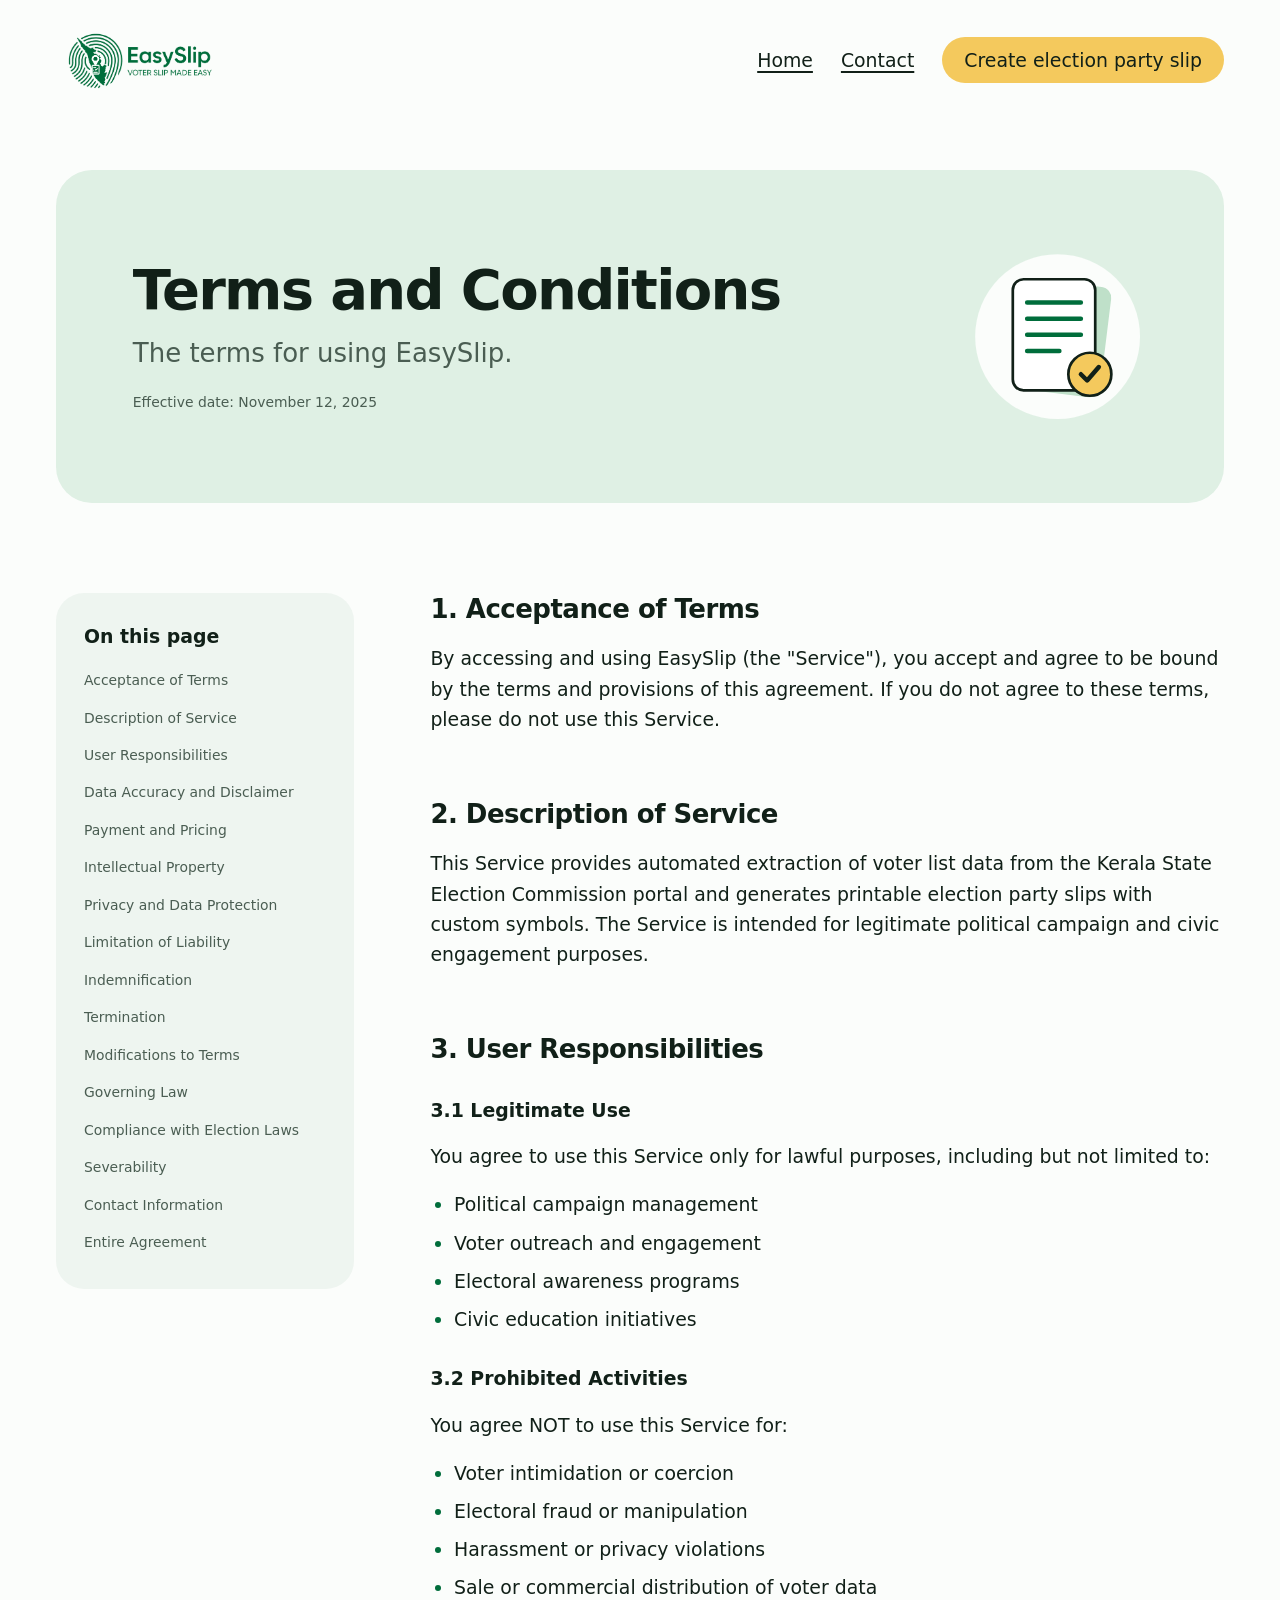
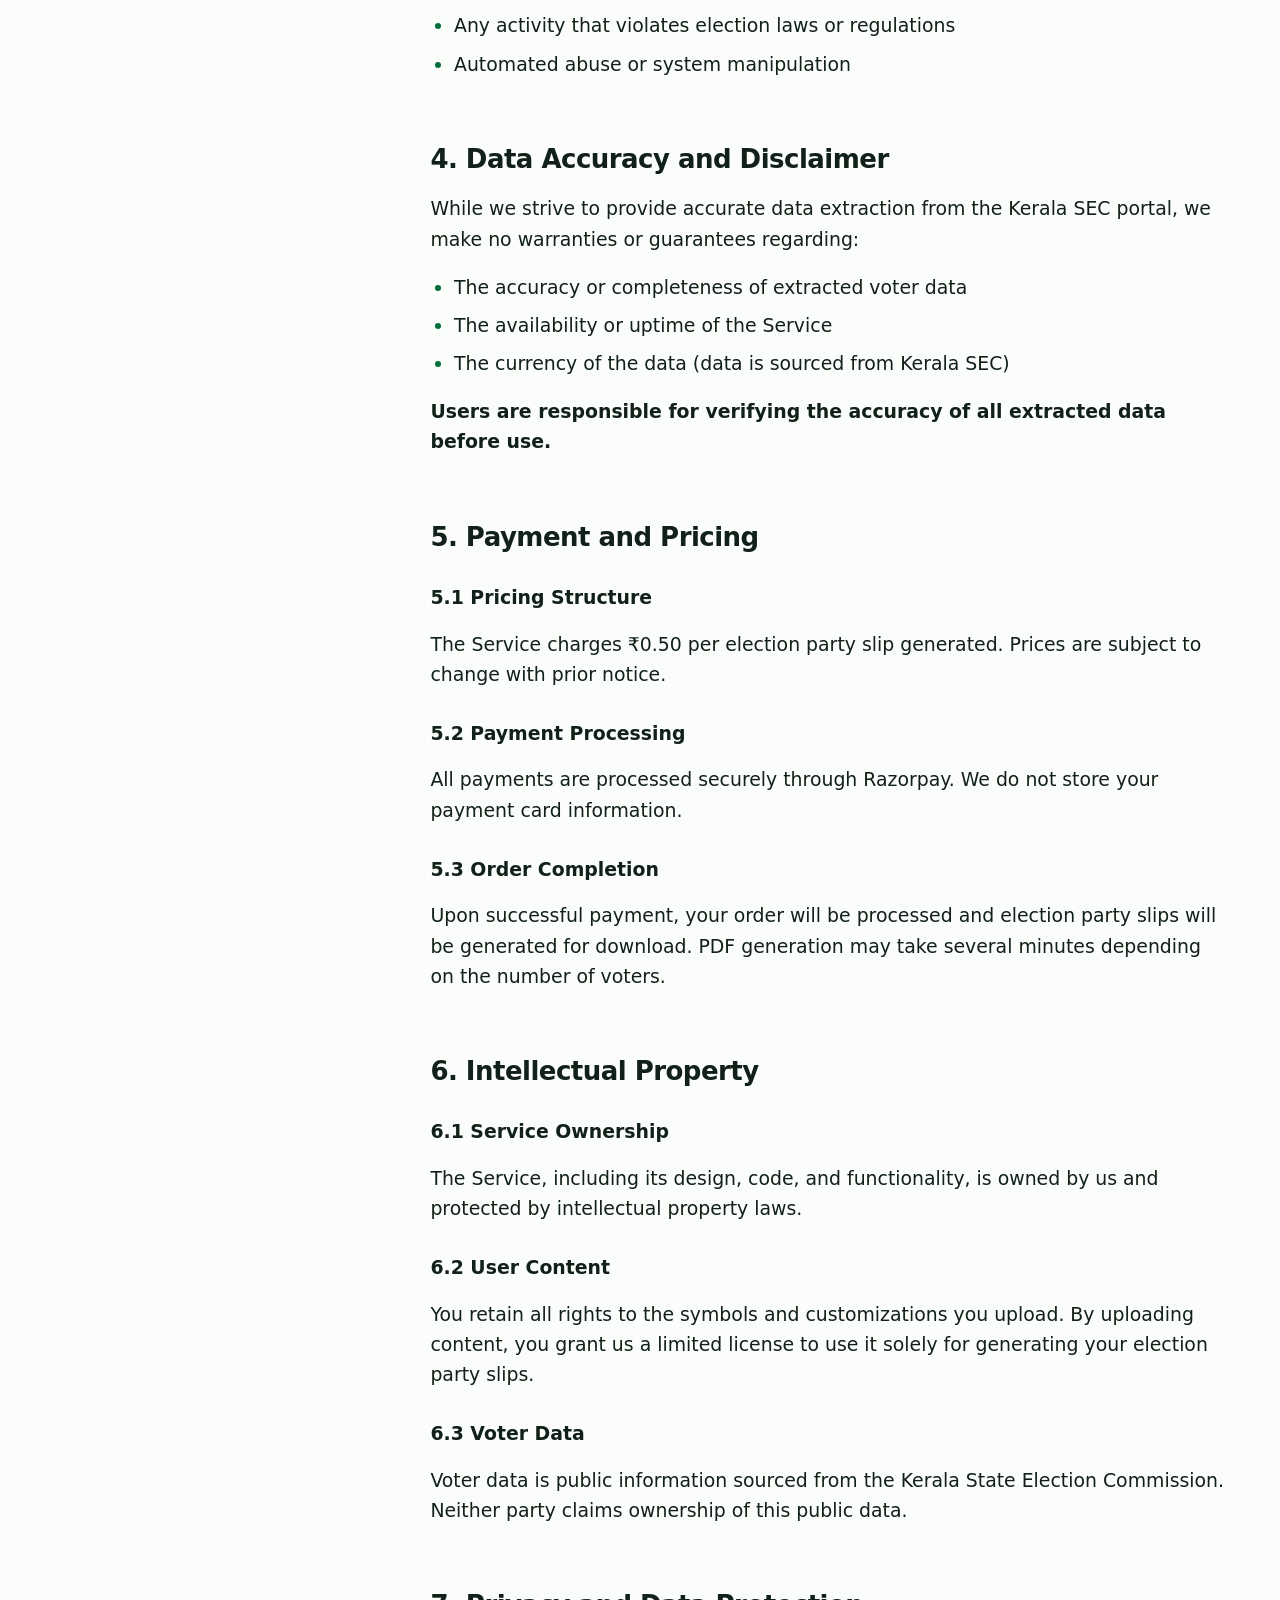
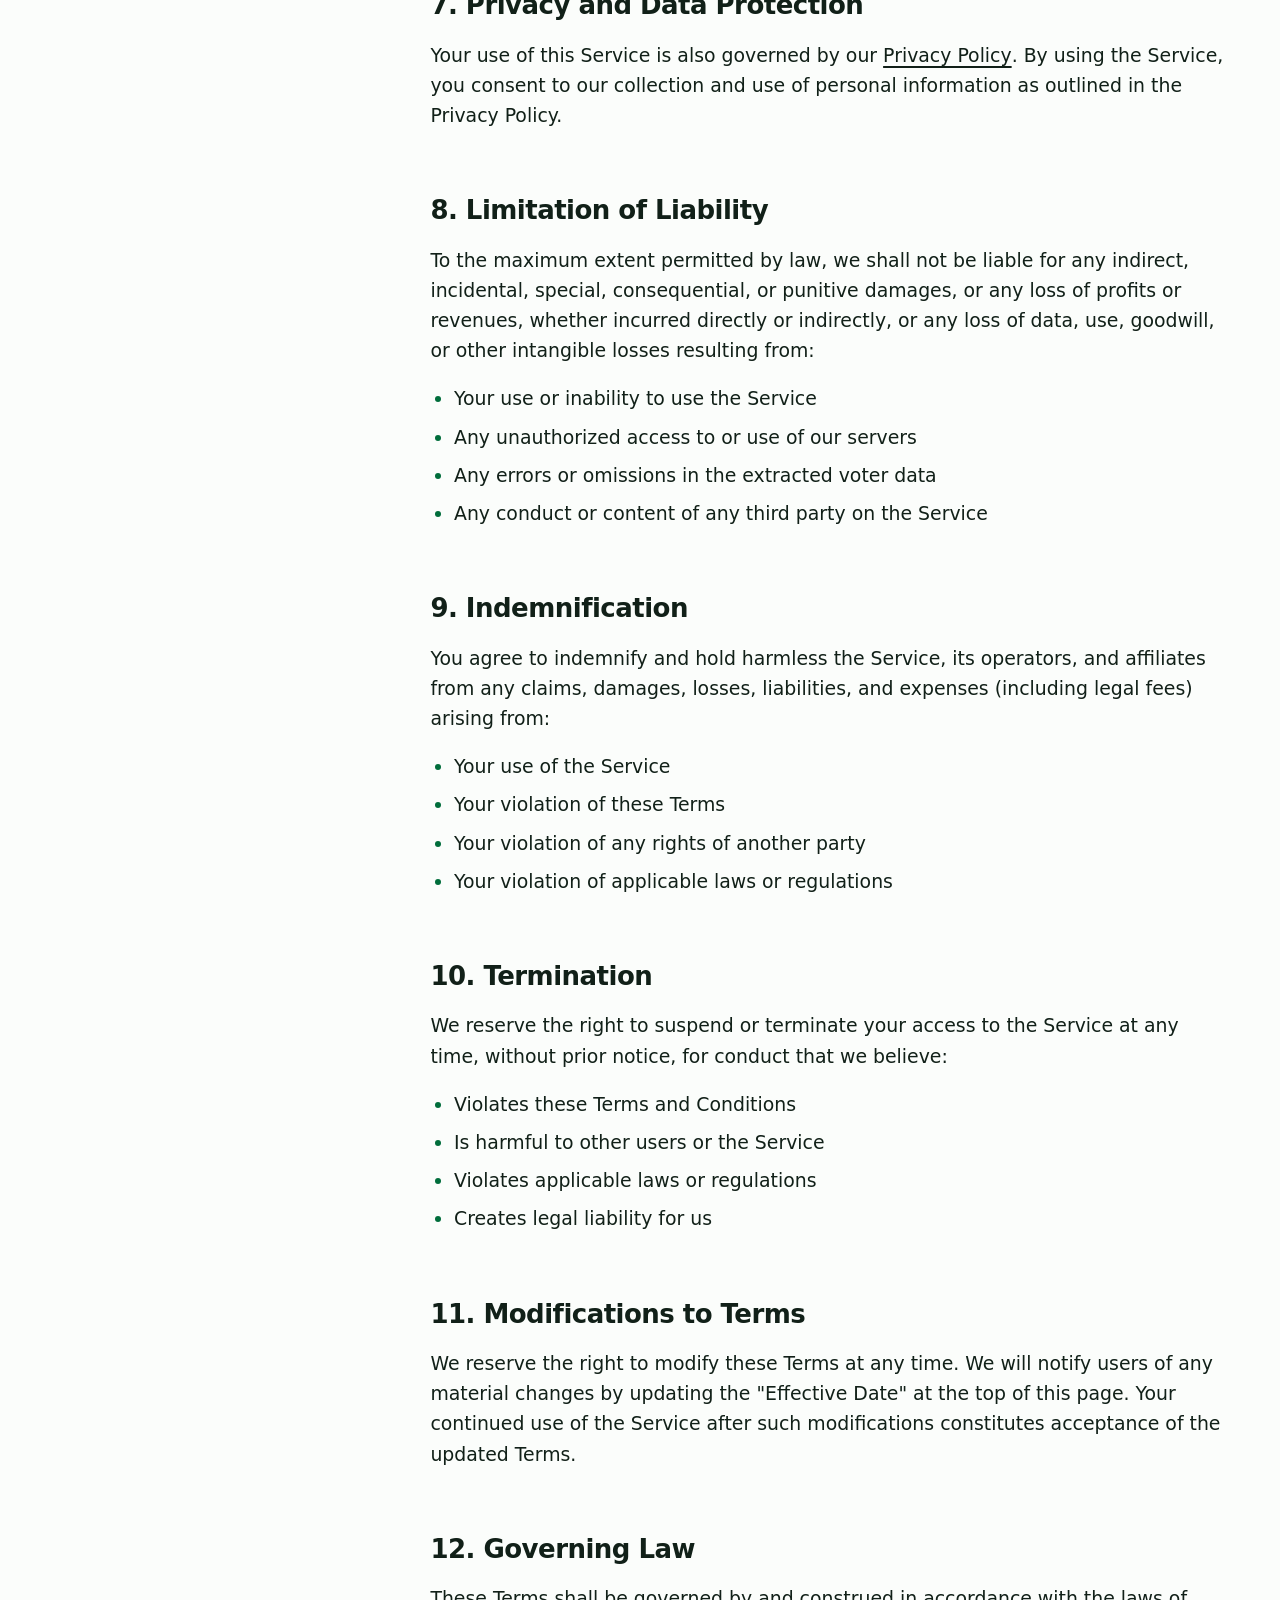
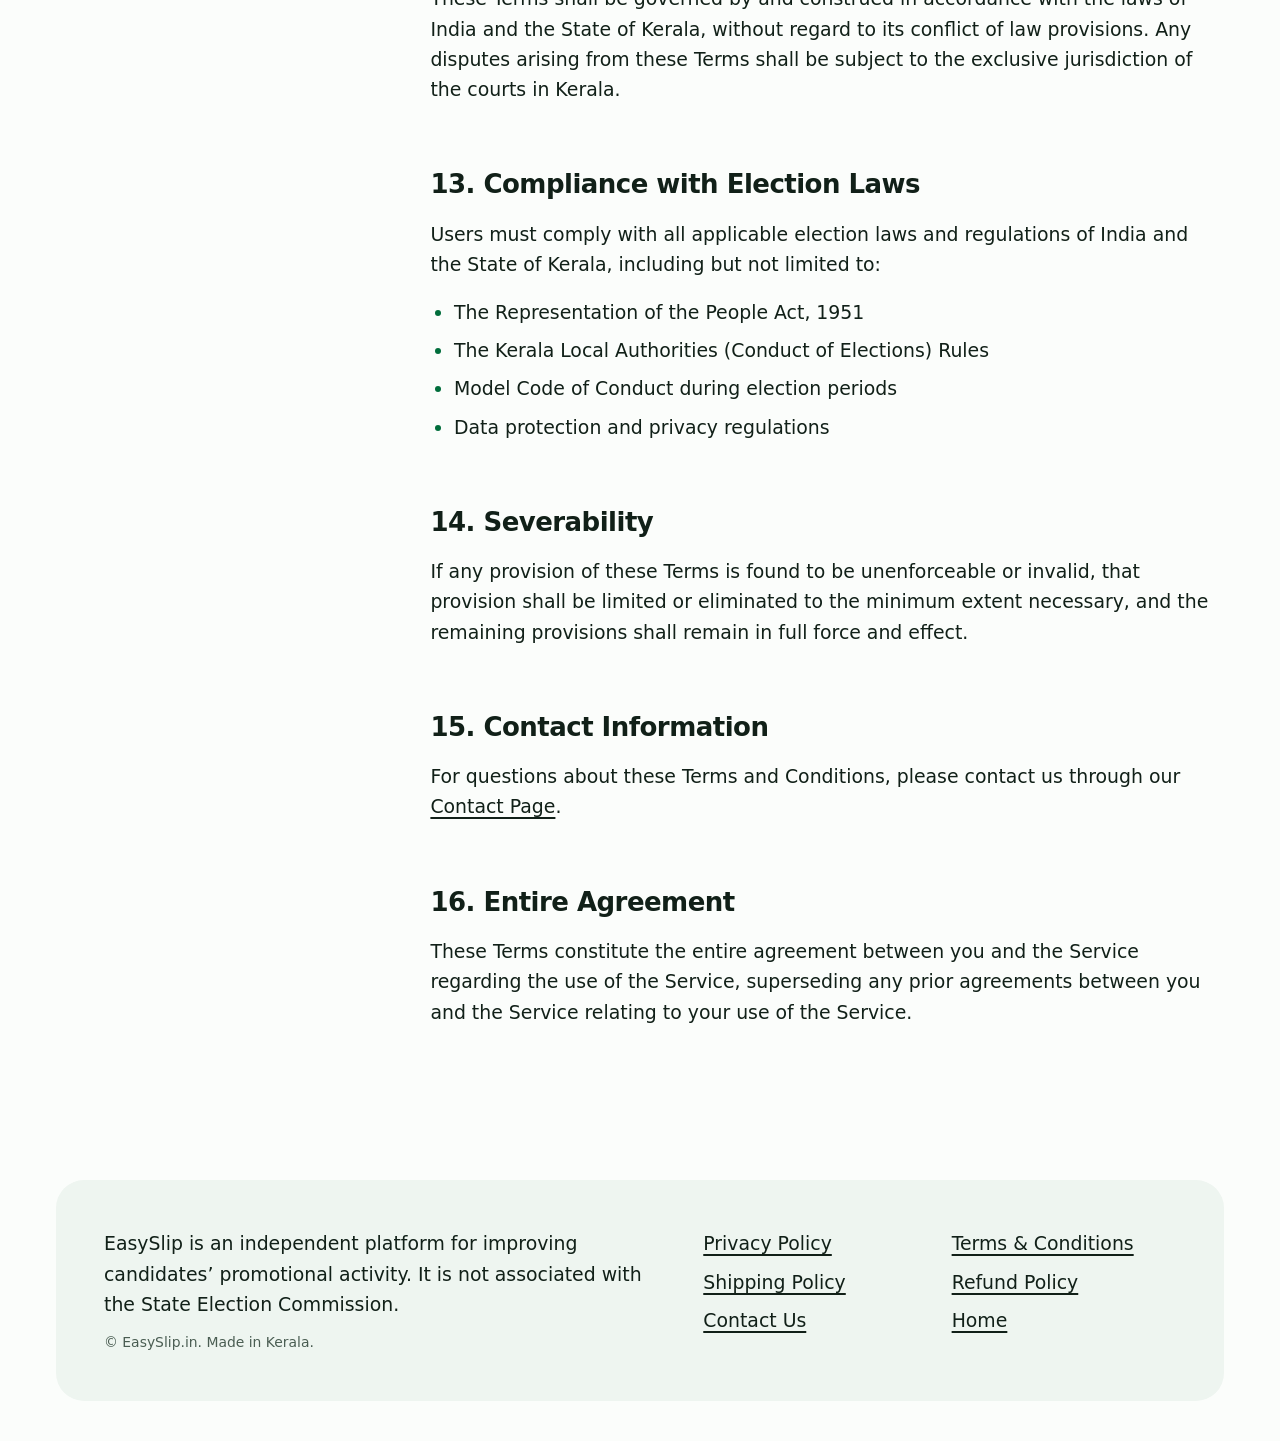
<file: terms-and-conditions.html>
<!DOCTYPE html>
<html lang="en">
<head>
    <meta charset="UTF-8" />
    <meta name="viewport" content="width=device-width, initial-scale=1.0" />
    <meta name="theme-color" content="#fbfdfb" />
    <title>Terms and Conditions | EasySlip</title>
    <meta name="description" content="The terms for using EasySlip, the election party slip generator for Kerala local body election candidates." />
    <meta name="robots" content="index, follow" />
    <link rel="canonical" href="https://www.easyslip.in/terms-and-conditions.html" />
    <meta property="og:type" content="website" />
    <meta property="og:site_name" content="EasySlip" />
    <meta property="og:title" content="Terms and Conditions | EasySlip" />
    <meta property="og:description" content="The terms for using EasySlip, the election party slip generator for Kerala local body election candidates." />
    <meta property="og:url" content="https://www.easyslip.in/terms-and-conditions.html" />
    <meta property="og:image" content="https://www.easyslip.in/favicon/og.jpeg" />

    <link rel="apple-touch-icon" sizes="180x180" href="/favicon/apple-touch-icon.png" />
    <link rel="icon" type="image/png" sizes="32x32" href="/favicon/favicon-32x32.png" />
    <link rel="icon" type="image/png" sizes="16x16" href="/favicon/favicon-16x16.png" />

    <!-- Google tag (gtag.js) -->
    <script async src="https://www.googletagmanager.com/gtag/js?id=G-G0M40G1DK1"></script>
    <script>
        window.dataLayer = window.dataLayer || [];
        function gtag(){dataLayer.push(arguments);}
        gtag('js', new Date());
        gtag('config', 'G-G0M40G1DK1');
    </script>

    <link rel="preconnect" href="https://api.fontshare.com" />
    <link rel="preconnect" href="https://cdn.fontshare.com" crossorigin />
    <link href="https://api.fontshare.com/v2/css?f[]=general-sans@400,500,600&display=swap" rel="stylesheet" />
    <link rel="stylesheet" href="pages.css" />
</head>
<body>
    <a class="skip" href="#main">Skip to content</a>
    <header class="wrap nav">
        <a href="index.html" aria-label="EasySlip home" translate="no"><img src="logo-dark.png" width="985" height="418" alt="EasySlip: election party slip made easy" fetchpriority="high" /></a>
        <nav aria-label="Main">
            <ul>
                <li class="nav-opt"><a class="link" href="index.html">Home</a></li>
                <li class="nav-opt"><a class="link" href="contact.html">Contact</a></li>
                <li><a class="btn" href="currently-unavailable.html">Create election party slip</a></li>
            </ul>
        </nav>
    </header>

    <main id="main" class="wrap">
        <div class="head">
            <div>
                <h1>Terms and Conditions</h1>
                <p class="lead">The terms for using EasySlip.</p>
                <p class="date">Effective date: November 12, 2025</p>
            </div>
            <svg viewBox="0 0 200 200" aria-hidden="true" focusable="false"><circle cx="100" cy="100" r="92" fill="#fbfdfb"/><rect x="62" y="40" width="92" height="124" rx="12" fill="#bfe0c9" transform="rotate(7 108 102)"/><rect x="50" y="36" width="92" height="124" rx="12" fill="#fff" stroke="#112018" stroke-width="3"/><path d="M66 62h60M66 80h60M66 98h60M66 116h36" stroke="#006d3b" stroke-width="5" stroke-linecap="round"/><circle cx="136" cy="142" r="24" fill="#f4c95d" stroke="#112018" stroke-width="3"/><path d="M126 142l7 7 13-15" fill="none" stroke="#112018" stroke-width="5" stroke-linecap="round" stroke-linejoin="round"/></svg>
        </div>
        <div class="doc">
            <nav class="toc" aria-label="On this page">
                <h2>On this page</h2>
                <ol>
                    <li><a href="#1-acceptance-of-terms">Acceptance of Terms</a></li>
                    <li><a href="#2-description-of-service">Description of Service</a></li>
                    <li><a href="#3-user-responsibilities">User Responsibilities</a></li>
                    <li><a href="#4-data-accuracy-and-disclaimer">Data Accuracy and Disclaimer</a></li>
                    <li><a href="#5-payment-and-pricing">Payment and Pricing</a></li>
                    <li><a href="#6-intellectual-property">Intellectual Property</a></li>
                    <li><a href="#7-privacy-and-data-protection">Privacy and Data Protection</a></li>
                    <li><a href="#8-limitation-of-liability">Limitation of Liability</a></li>
                    <li><a href="#9-indemnification">Indemnification</a></li>
                    <li><a href="#10-termination">Termination</a></li>
                    <li><a href="#11-modifications-to-terms">Modifications to Terms</a></li>
                    <li><a href="#12-governing-law">Governing Law</a></li>
                    <li><a href="#13-compliance-with-election-laws">Compliance with Election Laws</a></li>
                    <li><a href="#14-severability">Severability</a></li>
                    <li><a href="#15-contact-information">Contact Information</a></li>
                    <li><a href="#16-entire-agreement">Entire Agreement</a></li>
                </ol>
            </nav>
            <article class="prose">

<h2 id="1-acceptance-of-terms">1. Acceptance of Terms</h2>
<p>By accessing and using EasySlip (the "Service"), you accept and agree to be bound by the terms and provisions of this agreement. If you do not agree to these terms, please do not use this Service.</p>
<h2 id="2-description-of-service">2. Description of Service</h2>
<p>This Service provides automated extraction of voter list data from the Kerala State Election Commission portal and generates printable election party slips with custom symbols. The Service is intended for legitimate political campaign and civic engagement purposes.</p>
<h2 id="3-user-responsibilities">3. User Responsibilities</h2>
<h3>3.1 Legitimate Use</h3>
<p>You agree to use this Service only for lawful purposes, including but not limited to:</p>
<ul>
<li>Political campaign management</li>
<li>Voter outreach and engagement</li>
<li>Electoral awareness programs</li>
<li>Civic education initiatives</li>
</ul>
<h3>3.2 Prohibited Activities</h3>
<p>You agree NOT to use this Service for:</p>
<ul>
<li>Voter intimidation or coercion</li>
<li>Electoral fraud or manipulation</li>
<li>Harassment or privacy violations</li>
<li>Sale or commercial distribution of voter data</li>
<li>Any activity that violates election laws or regulations</li>
<li>Automated abuse or system manipulation</li>
</ul>
<h2 id="4-data-accuracy-and-disclaimer">4. Data Accuracy and Disclaimer</h2>
<p>While we strive to provide accurate data extraction from the Kerala SEC portal, we make no warranties or guarantees regarding:</p>
<ul>
<li>The accuracy or completeness of extracted voter data</li>
<li>The availability or uptime of the Service</li>
<li>The currency of the data (data is sourced from Kerala SEC)</li>
</ul>
<p><strong>Users are responsible for verifying the accuracy of all extracted data before use.</strong></p>
<h2 id="5-payment-and-pricing">5. Payment and Pricing</h2>
<h3>5.1 Pricing Structure</h3>
<p>The Service charges ₹0.50 per election party slip generated. Prices are subject to change with prior notice.</p>
<h3>5.2 Payment Processing</h3>
<p>All payments are processed securely through Razorpay. We do not store your payment card information.</p>
<h3>5.3 Order Completion</h3>
<p>Upon successful payment, your order will be processed and election party slips will be generated for download. PDF generation may take several minutes depending on the number of voters.</p>
<h2 id="6-intellectual-property">6. Intellectual Property</h2>
<h3>6.1 Service Ownership</h3>
<p>The Service, including its design, code, and functionality, is owned by us and protected by intellectual property laws.</p>
<h3>6.2 User Content</h3>
<p>You retain all rights to the symbols and customizations you upload. By uploading content, you grant us a limited license to use it solely for generating your election party slips.</p>
<h3>6.3 Voter Data</h3>
<p>Voter data is public information sourced from the Kerala State Election Commission. Neither party claims ownership of this public data.</p>
<h2 id="7-privacy-and-data-protection">7. Privacy and Data Protection</h2>
<p>Your use of this Service is also governed by our <a href="privacy-policy.html">Privacy Policy</a>. By using the Service, you consent to our collection and use of personal information as outlined in the Privacy Policy.</p>
<h2 id="8-limitation-of-liability">8. Limitation of Liability</h2>
<p>To the maximum extent permitted by law, we shall not be liable for any indirect, incidental, special, consequential, or punitive damages, or any loss of profits or revenues, whether incurred directly or indirectly, or any loss of data, use, goodwill, or other intangible losses resulting from:</p>
<ul>
<li>Your use or inability to use the Service</li>
<li>Any unauthorized access to or use of our servers</li>
<li>Any errors or omissions in the extracted voter data</li>
<li>Any conduct or content of any third party on the Service</li>
</ul>
<h2 id="9-indemnification">9. Indemnification</h2>
<p>You agree to indemnify and hold harmless the Service, its operators, and affiliates from any claims, damages, losses, liabilities, and expenses (including legal fees) arising from:</p>
<ul>
<li>Your use of the Service</li>
<li>Your violation of these Terms</li>
<li>Your violation of any rights of another party</li>
<li>Your violation of applicable laws or regulations</li>
</ul>
<h2 id="10-termination">10. Termination</h2>
<p>We reserve the right to suspend or terminate your access to the Service at any time, without prior notice, for conduct that we believe:</p>
<ul>
<li>Violates these Terms and Conditions</li>
<li>Is harmful to other users or the Service</li>
<li>Violates applicable laws or regulations</li>
<li>Creates legal liability for us</li>
</ul>
<h2 id="11-modifications-to-terms">11. Modifications to Terms</h2>
<p>We reserve the right to modify these Terms at any time. We will notify users of any material changes by updating the "Effective Date" at the top of this page. Your continued use of the Service after such modifications constitutes acceptance of the updated Terms.</p>
<h2 id="12-governing-law">12. Governing Law</h2>
<p>These Terms shall be governed by and construed in accordance with the laws of India and the State of Kerala, without regard to its conflict of law provisions. Any disputes arising from these Terms shall be subject to the exclusive jurisdiction of the courts in Kerala.</p>
<h2 id="13-compliance-with-election-laws">13. Compliance with Election Laws</h2>
<p>Users must comply with all applicable election laws and regulations of India and the State of Kerala, including but not limited to:</p>
<ul>
<li>The Representation of the People Act, 1951</li>
<li>The Kerala Local Authorities (Conduct of Elections) Rules</li>
<li>Model Code of Conduct during election periods</li>
<li>Data protection and privacy regulations</li>
</ul>
<h2 id="14-severability">14. Severability</h2>
<p>If any provision of these Terms is found to be unenforceable or invalid, that provision shall be limited or eliminated to the minimum extent necessary, and the remaining provisions shall remain in full force and effect.</p>
<h2 id="15-contact-information">15. Contact Information</h2>
<p>For questions about these Terms and Conditions, please contact us through our <a href="contact.html">Contact Page</a>.</p>
<h2 id="16-entire-agreement">16. Entire Agreement</h2>
<p>These Terms constitute the entire agreement between you and the Service regarding the use of the Service, superseding any prior agreements between you and the Service relating to your use of the Service.</p>

            </article>
        </div>
    </main>

    <footer class="wrap">
        <div class="foot">
            <div>
                <p>EasySlip is an independent platform for improving candidates&rsquo; promotional activity. It is not associated with the State Election Commission.</p>
                <p class="small">&copy; EasySlip.in. Made in Kerala.</p>
            </div>
            <nav aria-label="Policies">
                <ul>
                    <li><a class="link" href="privacy-policy.html">Privacy Policy</a></li>
                    <li><a class="link" href="terms-and-conditions.html">Terms &amp; Conditions</a></li>
                    <li><a class="link" href="shipping-policy.html">Shipping Policy</a></li>
                    <li><a class="link" href="refund-policy.html">Refund Policy</a></li>
                    <li><a class="link" href="contact.html">Contact Us</a></li>
                    <li><a class="link" href="index.html">Home</a></li>
                </ul>
            </nav>
        </div>
    </footer>
</body>
</html>
</file>
<file: pages.css>
/* Shared styles for EasySlip policy and contact pages. Tokens follow DESIGN.md. */
:root {
    --bg: #fbfdfb;
    --surface: #eef5f0;
    --surface-2: #dff0e4;
    --ink: #112018;
    --muted: #4a5d52;
    --field: #0b3f24;
    --field-2: #006d3b;
    --on-field: #f6faf7;
    --accent: #f4c95d;
    --on-accent: #112018;
    --paper: #ffffff;
    --margin: clamp(20px, 5vw, 56px);
    --r-xl: 36px;
    --r-lg: 28px;
    --r-md: 18px;
    --ease: cubic-bezier(.2, .7, .2, 1);
    --step-small: clamp(0.8125rem, 0.79rem + 0.1vw, 0.875rem);
    --step-body: clamp(1.0625rem, 1.02rem + 0.2vw, 1.1875rem);
    --step-lead: clamp(1.25rem, 1.1rem + 0.7vw, 1.625rem);
    --step-head: clamp(2rem, 1.35rem + 2.9vw, 3.5rem);
}

*, *::before, *::after { box-sizing: border-box; }
html { -webkit-text-size-adjust: 100%; scroll-behavior: smooth; -webkit-tap-highlight-color: rgba(0, 109, 59, 0.15); }
body {
    margin: 0;
    background: var(--bg);
    color: var(--ink);
    font-family: "General Sans", "Anek Malayalam", system-ui, -apple-system, "Segoe UI", sans-serif;
    font-size: var(--step-body);
    line-height: 1.6;
    -webkit-font-smoothing: antialiased;
    overflow-x: hidden;
}
h1, h2, h3, h4, p, ul, ol, table, figure { margin: 0; padding: 0; }
img { max-width: 100%; height: auto; display: block; }
a { color: inherit; text-underline-offset: 4px; text-decoration-thickness: 2px; }
:focus-visible { outline: 3px solid var(--field-2); outline-offset: 3px; }
::selection { background: var(--accent); color: var(--on-accent); }

.skip { position: absolute; left: var(--margin); top: -80px; z-index: 10; background: var(--ink); color: var(--bg); padding: 12px 16px; border-radius: 12px; }
.skip:focus { top: 12px; }
.vh { position: absolute; width: 1px; height: 1px; overflow: hidden; clip-path: inset(50%); white-space: nowrap; }

.wrap { width: 100%; max-width: 1320px; margin-inline: auto; padding-inline: max(var(--margin), env(safe-area-inset-left)) max(var(--margin), env(safe-area-inset-right)); }

.nav { display: flex; align-items: center; justify-content: space-between; gap: 16px; padding-block: 24px; }
.nav img { width: 168px; }
.nav ul { display: flex; align-items: center; gap: 28px; list-style: none; }
.link { font-weight: 500; transition: color 180ms var(--ease); }
.link:hover { color: var(--field-2); }
.btn {
    display: inline-flex; align-items: center; justify-content: center; min-height: 52px; padding: 0 26px;
    background: var(--accent); color: var(--on-accent); font: inherit; font-weight: 500; text-decoration: none;
    border: 0; border-radius: 999px; cursor: pointer; touch-action: manipulation;
    transition: transform 180ms var(--ease), background-color 180ms var(--ease);
}
.btn:hover { transform: translateY(-2px); background: #f7d57c; }
.btn:active { transform: scale(0.98); }
.nav .btn { min-height: 46px; padding: 0 22px; }

/* Page head */
.head { margin-top: clamp(24px, 4vw, 56px); background: var(--surface-2); border-radius: var(--r-xl); padding: clamp(32px, 6vw, 88px); display: grid; grid-template-columns: minmax(0, 1fr) auto; gap: 32px; align-items: center; }
.head h1 { font-size: var(--step-head); font-weight: 600; letter-spacing: -0.03em; line-height: 1.05; text-wrap: balance; }
.head .lead { margin-top: 16px; font-size: var(--step-lead); line-height: 1.35; color: var(--muted); max-width: 34ch; }
.head .date { margin-top: 20px; font-size: var(--step-small); color: var(--muted); }
.head svg { width: clamp(120px, 14vw, 190px); height: auto; }

/* Document layout */
.doc { display: grid; grid-template-columns: minmax(0, 3fr) minmax(0, 8fr); gap: clamp(32px, 6vw, 96px); margin-top: clamp(48px, 7vw, 104px); align-items: start; }
.toc { position: sticky; top: 24px; background: var(--surface); border-radius: var(--r-lg); padding: 28px; max-height: calc(100vh - 48px); overflow-y: auto; }
.toc h2 { font-size: var(--step-body); font-weight: 600; margin-bottom: 12px; }
.toc ol { list-style: none; display: grid; gap: 2px; }
.toc a { display: block; padding: 8px 12px; margin-inline: -12px; border-radius: 12px; text-decoration: none; font-size: var(--step-small); line-height: 1.4; color: var(--muted); transition: background-color 180ms var(--ease), color 180ms var(--ease); }
.toc a:hover { background: var(--surface-2); color: var(--ink); }

.prose { max-width: 70ch; min-width: 0; }
.prose > * + * { margin-top: 18px; }
.prose h2 { font-size: var(--step-lead); font-weight: 600; letter-spacing: -0.02em; line-height: 1.25; margin-top: clamp(48px, 5vw, 72px); scroll-margin-top: 24px; text-wrap: balance; }
.prose h2:first-child { margin-top: 0; }
.prose h3 { font-size: var(--step-body); font-weight: 600; line-height: 1.35; margin-top: 32px; }
.prose h4 { font-size: var(--step-body); font-weight: 500; line-height: 1.35; margin-top: 24px; color: var(--field-2); }
.prose ul, .prose ol { padding-left: 1.25em; display: grid; gap: 8px; }
.prose li::marker { color: var(--field-2); }
.prose li > ul, .prose li > ol { margin-top: 8px; }
.prose a { font-weight: 500; }
.prose a:hover { color: var(--field-2); }
.note { background: var(--surface); border-radius: var(--r-md); padding: 22px 26px; }
.note > * + * { margin-top: 12px; }
.note ul, .note ol { padding-left: 1.25em; display: grid; gap: 6px; }
.tablewrap { overflow-x: auto; border-radius: var(--r-md); }
.prose table { width: 100%; border-collapse: collapse; text-align: left; font-size: var(--step-small); line-height: 1.45; }
.prose th, .prose td { padding: 14px 16px; vertical-align: top; background: var(--surface); }
.prose thead th { background: var(--field); color: var(--on-field); font-weight: 500; }
.prose tbody tr + tr th, .prose tbody tr + tr td { border-top: 3px solid var(--bg); }

/* Contact */
.contact-grid { display: grid; grid-template-columns: minmax(0, 1fr); gap: 20px; margin-top: clamp(40px, 5vw, 72px); }
.card { background: var(--surface); border-radius: var(--r-lg); padding: clamp(24px, 2.6vw, 36px); }
.card h2, .card h3 { font-size: var(--step-lead); font-weight: 600; letter-spacing: -0.02em; line-height: 1.25; }
.card p { margin-top: 8px; color: var(--muted); }
.card .big { display: inline-block; margin-top: 16px; font-size: var(--step-lead); font-weight: 500; color: var(--ink); overflow-wrap: anywhere; }
.ic { display: block; width: 48px; height: 48px; padding: 10px; margin-bottom: 20px; background: var(--surface-2); border-radius: 14px; fill: none; stroke: var(--field-2); stroke-width: 2.4; stroke-linecap: round; stroke-linejoin: round; }
.split { display: grid; grid-template-columns: minmax(0, 6fr) minmax(0, 5fr); gap: clamp(32px, 6vw, 96px); margin-top: clamp(64px, 9vw, 136px); align-items: start; }
.split h2 { font-size: var(--step-head); font-weight: 600; letter-spacing: -0.03em; line-height: 1.05; text-wrap: balance; }
.split .intro { margin-top: 16px; color: var(--muted); max-width: 46ch; }
form { margin-top: 32px; display: grid; gap: 20px; }
label { display: block; font-weight: 500; margin-bottom: 8px; }
label small { font-weight: 400; color: var(--muted); font-size: var(--step-small); }
input, select, textarea {
    width: 100%; min-height: 52px; padding: 12px 16px; font: inherit; color: var(--ink);
    background: var(--paper); border: 1px solid #8fa397; border-radius: 14px;
}
textarea { min-height: 150px; resize: vertical; }
input:focus-visible, select:focus-visible, textarea:focus-visible { outline: 3px solid var(--field-2); outline-offset: 1px; }
.form-note { font-size: var(--step-small); color: var(--muted); }
.faq { display: grid; gap: 12px; margin-top: 28px; }
.faq details { background: var(--surface); border-radius: var(--r-md); padding: 4px 22px; }
.faq summary { cursor: pointer; font-weight: 500; padding: 16px 0; list-style-position: outside; }
.faq details p { padding-bottom: 18px; color: var(--muted); }

/* Footer */
footer { margin-top: clamp(96px, 12vw, 176px); padding-bottom: 40px; }
.foot { background: var(--surface); border-radius: var(--r-lg); padding: clamp(24px, 4vw, 48px); display: grid; grid-template-columns: minmax(0, 6fr) minmax(0, 5fr); gap: 32px; }
.foot p { max-width: 52ch; }
.foot .small { margin-top: 12px; font-size: var(--step-small); color: var(--muted); }
.foot ul { list-style: none; display: grid; grid-template-columns: repeat(2, minmax(0, 1fr)); gap: 8px 24px; align-content: start; }

@media (max-width: 899px) {
    .head { grid-template-columns: 1fr; }
    .head svg { order: -1; width: 110px; }
    .doc, .split, .foot { grid-template-columns: 1fr; }
    .toc { position: static; max-height: none; }
    .contact-grid { grid-template-columns: 1fr; }
    .nav img { width: 132px; }
    .nav-opt { display: none; }
    :root { --r-xl: 24px; --r-lg: 20px; }
}
@media (prefers-reduced-motion: reduce) {
    html { scroll-behavior: auto; }
    .btn, .link, .toc a { transition: none; }
    .btn:hover { transform: none; }
}
</file>
